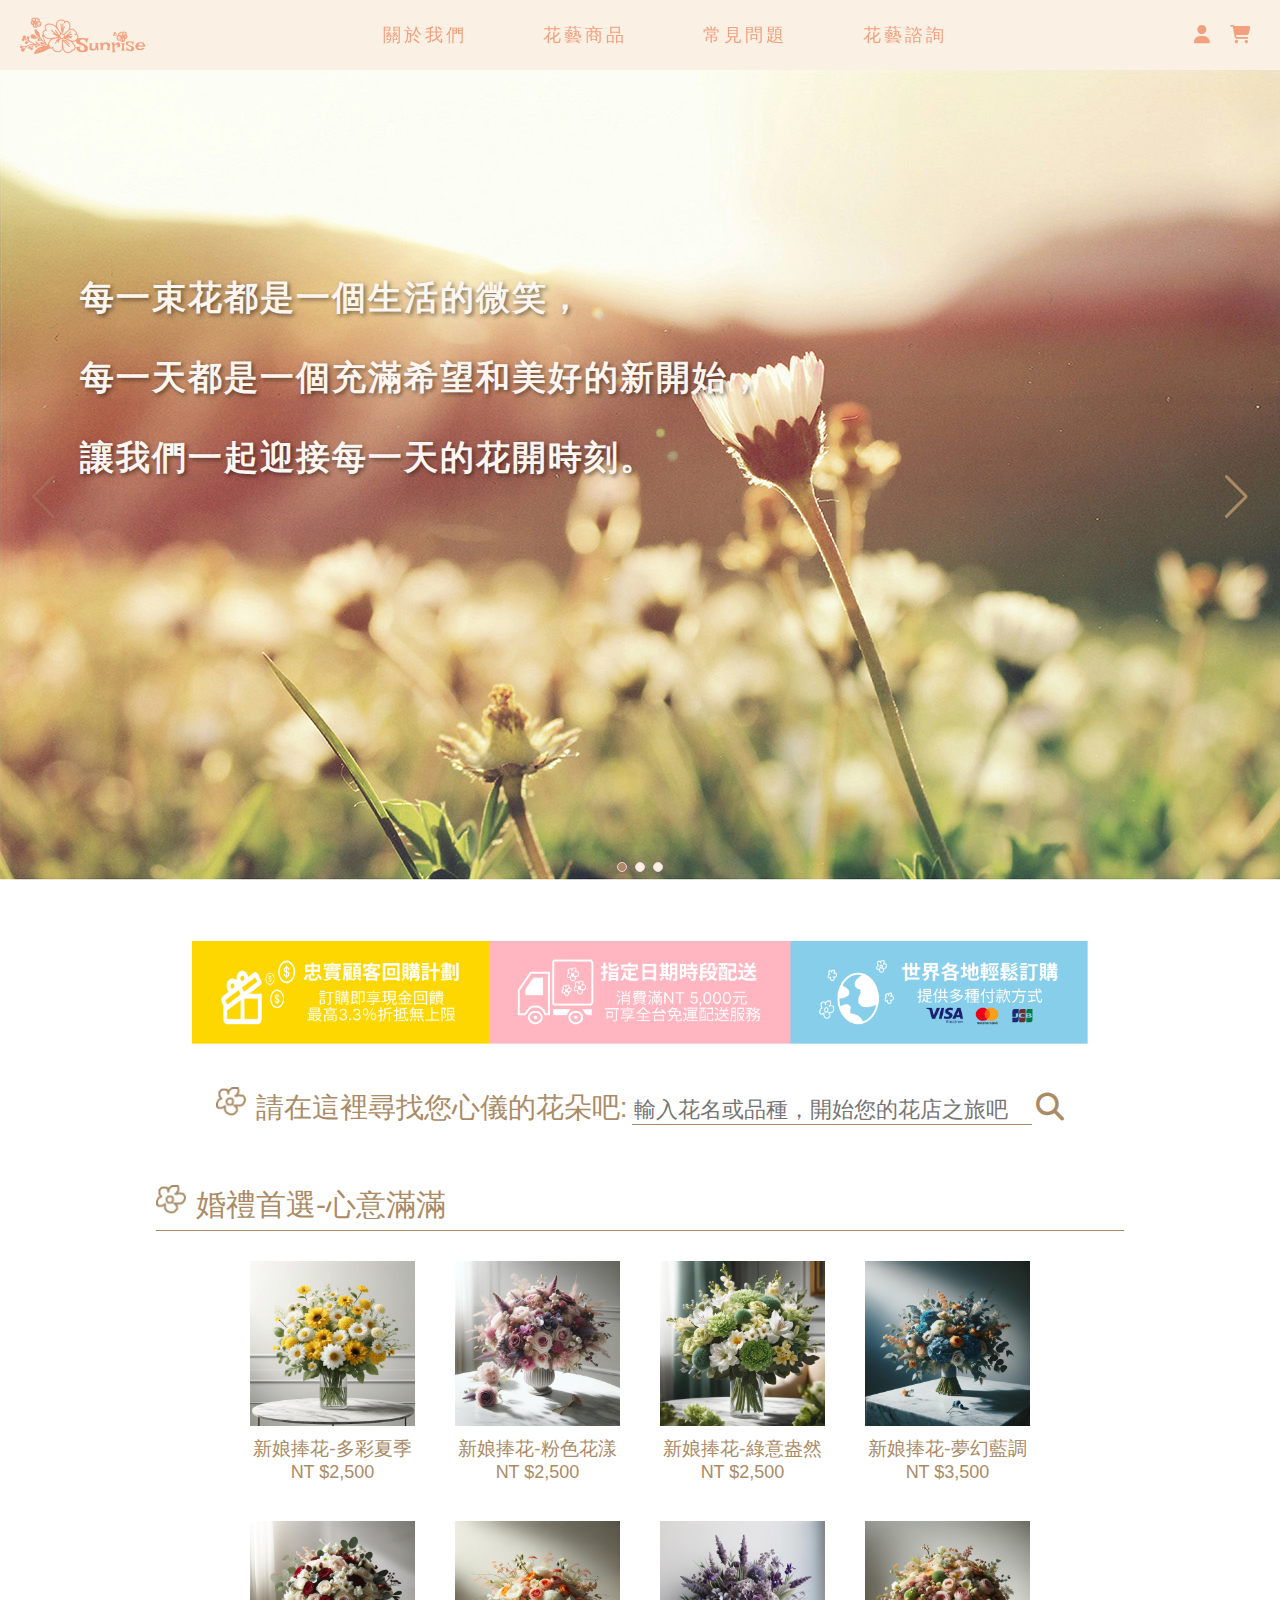
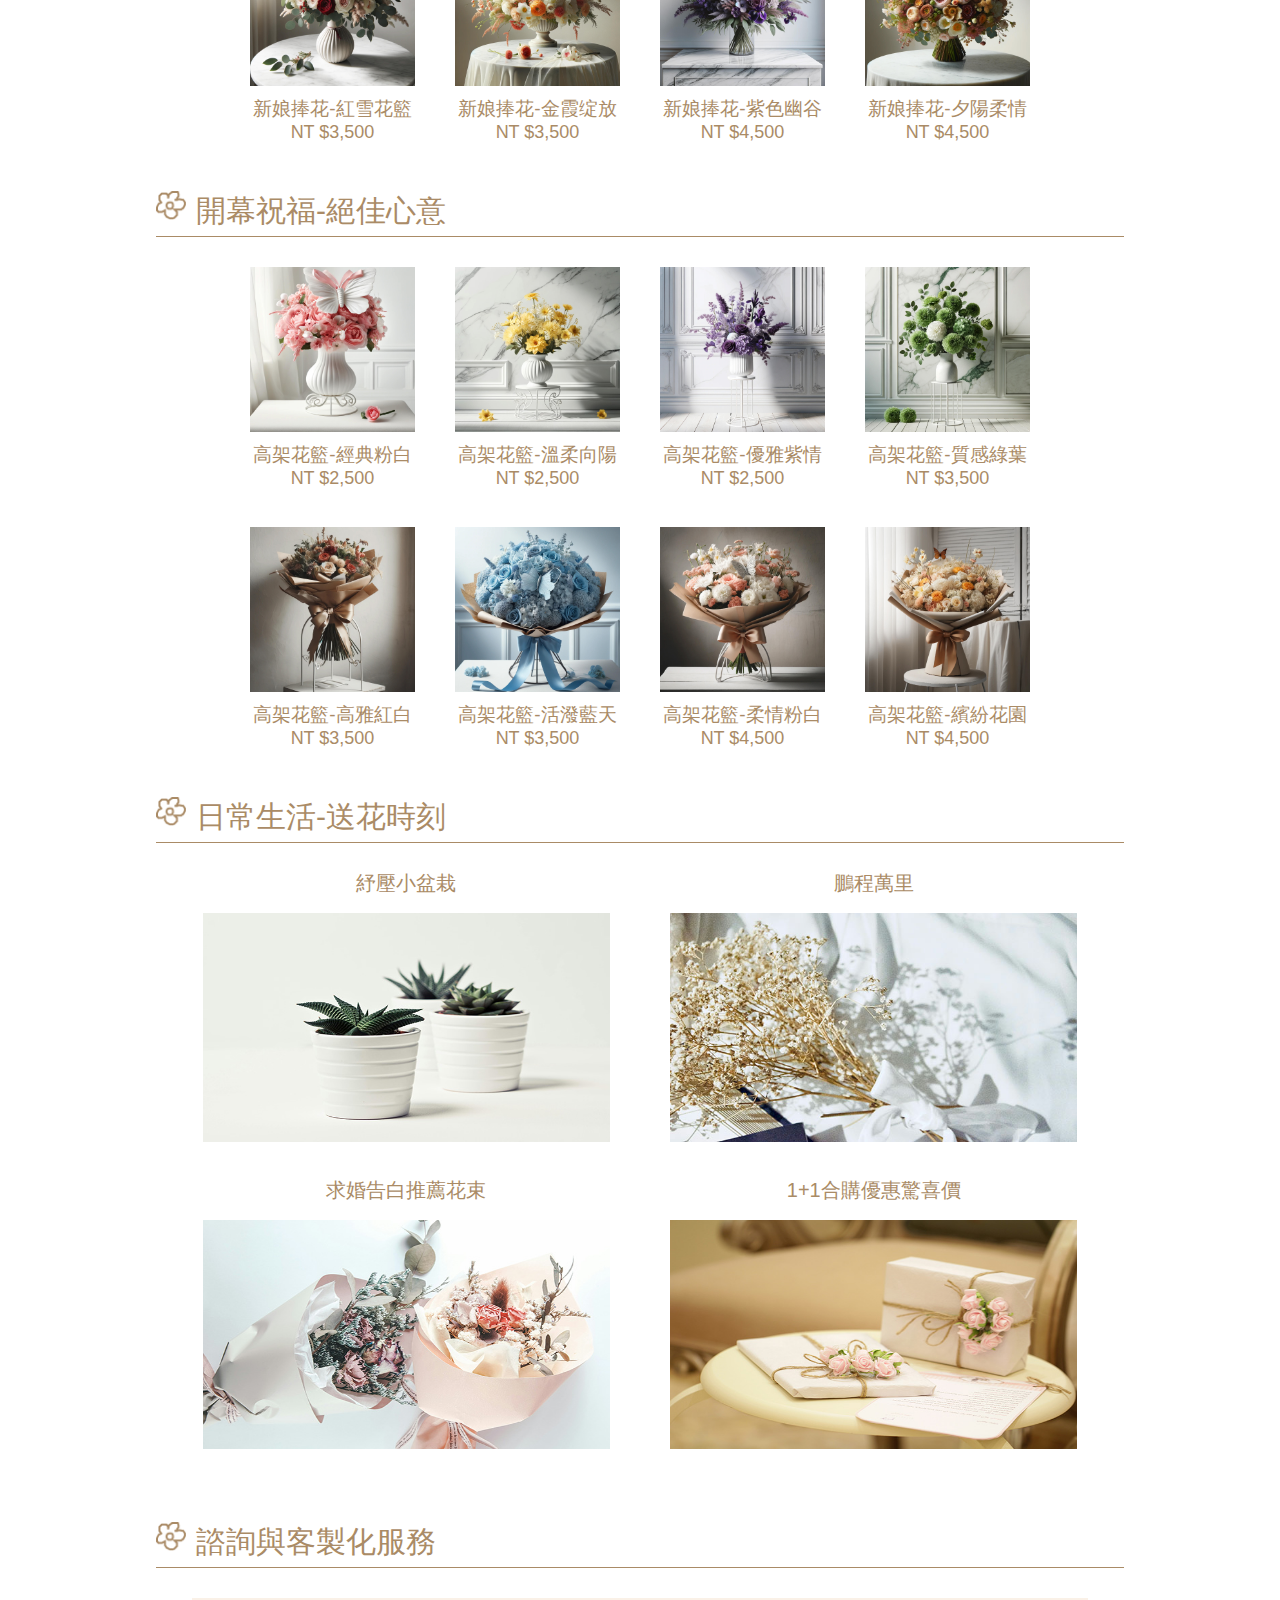
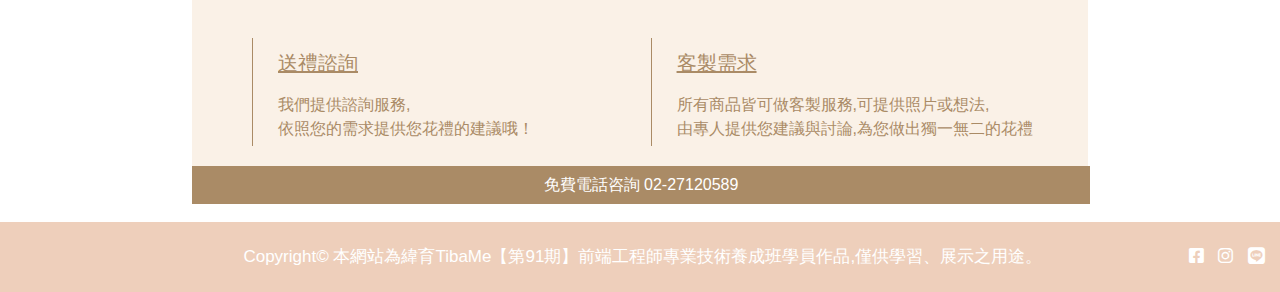
<file: index.html>
<!DOCTYPE html>
<html lang="zh-Hant">
<head>
    <meta charset="UTF-8">
    <meta name="viewport" content="width=device-width, initial-scale=1.0">
    <meta name="format-detection" content="telephone=no">
    <title>Sunrise</title>
    <!-- <link rel="icon" href="./img/Group 1.svg"> -->
    <link rel="icon" href="./public/iconimage/flowerlogo.png">
    <link rel="stylesheet" href="https://cdn.jsdelivr.net/npm/swiper@11/swiper-bundle.min.css" />
    <link rel="stylesheet" href="public/font-awesome/6.4.2/css/all.css">
    <link rel="stylesheet" href="public/font-awesome/6.4.2/css/v4-shims.css"> 
    <link rel="stylesheet" href="css/swiper.css">
    <link rel="stylesheet" href="css/index.css">
    <link rel="stylesheet" href="css/shared.css">
    <link href="./public/toastr/toastr.css" rel="stylesheet"/>
    <script src="./js/jquery-3.7.1.min.js"></script> 
    <script src="https://cdn.jsdelivr.net/npm/swiper@11/swiper-bundle.min.js"></script>
    <script src="./js/swiper.js"></script>
    <script src="./public/toastr/toastr.js"></script>
    <script src="./js/cartslidbar.js"></script>
    <script src="./js/shareSetting.js"></script>
    <script src="./js/jquery-ui.js"></script>
</head>
<body>
<!-------------------------------- topMenu Start ----------------------------------->
    <header>  
        <div class="topNav">
            <a href="./index.html">
                <h1>Sunrise</h1>
            </a>

            <nav class="textMenu">
                <ul class="navList">
                    <li class="navItem"><a href="./aboutus.html">關於我們</a></li>
                    <li class="navItem">
                        <a href="#">花藝商品</a>
                        <ul class="productTypes">
                            <li>盆花</li>
                            <li>花束</li>
                            <li>乾燥花</li>
                            <li>
                                <a href="catalog.html">婚禮系列</a>
                            </li>
                            <li >高架花籃</li>
                        </ul>
                    </li>
                    <li class="navItem"><a href="faq.html">常見問題</a></li>
                    <li class="navItem"><a href="contactus.html">花藝諮詢</a></li>
                </ul>
            </nav>

            <nav class="iconMenu">
                <ul>
                    <li class="loginIcon"><a href="./login.html"><i class="fa-solid fa-user"></i></a></li>
                    <li class="phoneMenu">
                        <i class="fa-solid fa-bars"></i>
                    </li>
                    <li><a class="cartIcon"><i class="fa-solid fa-cart-shopping"></i></a></li>
                    <li class="valnum"><span>0</span></li>   
                </ul>
            </nav>

            <!-- 遮罩 -->
            <div class="phoneOverlay"></div>
            <!-- 漢堡bar -->
            <div class="phoneblock">
                <div class="menuCloseBlock">
                    <a class="menuCloseBtn phoneMenu"><i class="fa-solid fa-arrow-left"></i></a>
                    <p>CLOSE</p>
                </div>
                <ul class="phoneList">
                    <li class="phoneItem"><a href="./aboutus.html">關於我們</a></li>
                    <li class="phoneItem"><a href="./catalog.html">花藝商品</a></li>
                    <li class="phoneItem"><a href="./faq.html">常見問題</a></li>
                    <li class="phoneItem"><a href="./contactus.html">花藝諮詢</a></li>
                    <li class="phoneItem login"><a href="./login.html">會員登入</a></li>
                </ul>
            </div>
        </div>

                <!-- 幻燈片... -->
                <section class="swiper mySwiper">
                    <ul class="swiper-wrapper">
                        <li class="swiper-slide">
                            <img src="./img/bannerN0-1440px.jpg" alt="花店宗旨">
                            <h1 class="storeTitle">每一束花都是一個生活的微笑，</h1>
                            <h1 class="storeTitle1">每一天都是一個充滿希望和美好的新開始，</h1>
                            <h1 class="storeTitle2">讓我們一起迎接每一天的花開時刻。</h1>
                        </li>
                        <li class="swiper-slide">
                            <img src="./img/bannerN1-1440px.jpg" alt="情人節活動">
                            <h1 class="ValentineTitle">情人節玫瑰，愛意盛放！</h1>
                            <h1 class="ValentineTitle1">點擊選購最浪漫的禮物。</h1>
                            <a href="tel:02-27120589" class="callout">點擊購買</a>
                        </li>
                        <li class="swiper-slide">
                            <img src="./img/bannerN2-1440px.jpg" alt="母親節優惠">
                            <h1 class="motherdayTitle">母親節特別優惠：</h1>
                            <h1 class="motherdayTitle1">精選康乃馨花束，溫暖您心。</h1>
                            <a href="tel:02-27120589" class="callout">點擊購買</a>
                        </li>
                    </ul>
            
                    <div class="swiper-pagination"></div>
                    <div class="swiper-button-prev"></div>
                    <div class="swiper-button-next"></div>
                </section>
    </header>
 <!-------------------------------- topMenu end ----------------------------------->
    <!-- 遮罩 -->
    <div class="webOverlay"></div>
    <!-- cartslidbar -->
    <section id="cartslidbarBlock">
        <div class="cartslidbarTitle">
                <a class="cartcloseBtn cartIcon"><i class="fa-solid fa-xmark"></i></a>
                <h4>購物車清單</h4>
        </div>

        <ul class="cartslidbarList">
            <!-- JS抓的資料範例 -->
            <!-- <li class="cartslidbarItem">
                <a href="#"><img src="./img/product_1.jpg" alt="新娘捧花-多彩夏季">
                    <div class="cartslidbarPrice">
                        <h3>新娘捧花-多彩夏季</h3>
                        <h4>數量: 1</h4>
                        <p>NT 2,500</p>
                    </div>
                    <i class="fa-regular fa-trash-can slidbarDel"></i>
                </a>
            </li> -->
        </ul>
        <div style="flex-grow: 1;"></div> 

        <a href="./shopcart.html" class="gotoPayment">前往結帳</a>
    </section>
<!-- ------------------購物車清單 end------------------ -->


<!-------------------------------- main ----------------------------------->
    <main class="wrapper">


    <!-- 活動頁 -->
        <div class="activityWeb">
            <img src="./img/activity.png" alt="活動資訊">
        </div>
        <ul class="activityPhone">
            <li class="activityCash">
                <img src="./public/iconimage/gift.png" alt="">
                <div class="activityInfo">
                    <h3>忠實顧客回購計劃</h3>
                    <h4>訂購即享現金回饋</h4>
                    <p>最高3.3％折抵無上限</p>
                </div>
            </li>
            <li class="activitySend">
                <img src="./public/iconimage/track.png" alt="">
                <div class="activityInfo">
                    <h3>指定日期時段配送</h3>
                    <h4>消費滿NT 5,000元</h4>
                    <p>可享全台免運配送服務</p>
                </div>
            </li>
            <li class="activityPay">
                <img src="./public/iconimage/earth.png" alt="">
                <div class="activityInfo">
                    <h3>世界各地輕鬆訂購</h3>
                    <h4>提供多種付款方式</h4>
                    <img src="./public/iconimage/payType.png" alt="付款方式" class="payType">
                </div>
            </li>
        </ul>
<!-------------------------------- search -----------------------------------> 
        <section class="searchSection">
            <form id="searchForm">
                <label for="cusSearch" class="searchLabel">請在這裡尋找您心儀的花朵吧:</label>
                <input type="search" id="cusSearch" name="cusSearch" placeholder="輸入花名或品種，開始您的花店之旅吧" required>
                
                <label for="submitBtn" class="searchBtn">
                    <i class="fa-solid fa-magnifying-glass"></i>
                </label>
                <input type="submit" id="submitBtn" style="display: none">
            </form>
        </section>

<!------------------------- wedding Product --------------------------->
        <section class="weddingProducts">
            <div class="productTitle">
                <h2>婚禮首選-心意滿滿</h2>
            </div>
            <ul class="weddingCards">
                <!-- 由ＪＳ自動填入 -->
            </ul>
        </section>

<!------------------------- openbless Product --------------------------->

        <section class="openingBlessingProducts">
            <div class="productTitle">
                <h2>開幕祝福-絕佳心意</h2>
            </div>
            <ul class="openingBlessingCards">
                <!-- 由ＪＳ自動填入 -->
            </ul>
        </section>

<!------------------------- dailylife Product --------------------------->
        
        <section class="dailyLifeProducts">
            <div class="productTitle">
                <h2>日常生活-送花時刻</h2>
            </div>
            <ul class="dailyLifeList">
                <li class="dailyItem">
                    <a href="#">
                        <h3>紓壓小盆栽</h3>
                        <img src="./img/dailyimg01.jpg" alt="紓壓小盆栽">
                    </a>
                </li>

                <li class="dailyItem">
                    <a href="#">
                        <h3>鵬程萬里</h3>
                        <img src="./img/dailyimg02.jpg" alt="鵬程萬里">
                    </a>
                </li>

                <li class="dailyItem">
                    <a href="#">
                        <h3>求婚告白推薦花束</h3>
                        <img src="./img/dailyimg03.jpg" alt="求婚告白推薦花束">
                    </a>
                </li>

                <li class="dailyItem">
                    <a href="#">
                        <h3>1+1合購優惠驚喜價</h3>
                        <img src="./img/dailyimg04.jpg" alt="1+1合購優惠驚喜價">
                    </a>
                </li>
            </ul> 
        </section>
<!------------------------- customer Service --------------------------->

        <!-- customersevice -->
        <section class="customService">
            <div class="productTitle">
                <h2>諮詢與客製化服務</h2>
            </div>
            <div class="informationSection">
                <ul class="informationList">
                    <li>
                        <h3>送禮諮詢</h3>
                        <p>我們提供諮詢服務,<br>依照您的需求提供您花禮的建議哦！</p>
                    </li>
                    <li>
                        <h3>客製需求</h3>
                        <p>所有商品皆可做客製服務,可提供照片或想法,<br>由專人提供您建議與討論,為您做出獨一無二的花禮</p>
                    </li>
                </ul>

                <a href="tel:02-27120589" class="callout">免費電話咨詢 02-27120589</a>
            </div>  
        </section>

        <!-- reurnTop -->
        <button onclick="scrollToTop()" id="btnScrollToTop" title="返回頂部">
            <i class="fa-solid fa-caret-up"></i>
        </button>
    </main>
<!---------------------------------- footer -------------------------------->

<footer>
    <div class="copyRight">
        <span class="footerInfo">Copyright© 本網站為緯育TibaMe【第91期】前端工程師專業技術養成班學員作品,僅供學習、展示之用途。</span>
        <span class="socialLink">
            <a href="#"><i class="fa-brands fa-square-facebook"></i></a>
            <a href="#"><i class="fa-brands fa-instagram"></i></a>
            <a href="#"><i class="fa-brands fa-line"></i></a>
        </span>
    </div>
</footer>

    <script>
        
        // 返回上鍵
        window.onscroll = function() {scrollFunction()};

        function scrollFunction() {
            if (document.body.scrollTop > 20 || document.documentElement.scrollTop > 20) {
                document.getElementById("btnScrollToTop").style.display = "block";
            } else {
                document.getElementById("btnScrollToTop").style.display = "none";
            }
        }

        function scrollToTop() {
            document.body.scrollTop = 0; // For Safari
            document.documentElement.scrollTop = 0; // 對於Chrome, Firefox, IE和Opera
        }

        displayCartItems();
    </script>

    <script src="data/product.js"></script>
    <script>
        // 填充首頁商品內容

        productsData.forEach(function(product) {
                // 根據產品的 type 屬性來判斷要插入到哪個 ul 中
                let ul = document.querySelector('.' + product.type);
                if (ul) {
                    // 創建 li 元素
                    let li = document.createElement('li');
                    li.classList.add('cardItem');

                    // 創建內容
                    let content = `
                        <div class="cartButtonText">
                            <a class="putCart" data-id="${product.id}" data-name="${product.name}" data-money="${product.money}" data-imgsrc="./img/${product.img}">
                                <h4>加入購物車</h4>
                            </a>
                        </div>
                        <a href="./product.html">
                            <img src="./img/${product.img}" alt="${product.name}">
                            <h3>${product.name}</h3>
                            <p>NT $${product.money.toLocaleString()}</p>
                        </a>
                        <div class="cartbtnPhone">
                            <button class="putCartBtn" data-id="${product.id}" data-name="${product.name}" data-money="${product.money}" data-imgsrc="./img/${product.img}">
                                <h4>加入購物車</h4>
                            </button>
                        </div>
                    `;

                    // 將內容設置到 li 元素中
                    li.innerHTML = content;

                    // 插入到 ul 元素中
                    ul.appendChild(li);
                }
            });
    </script>
</body>
</html>
</file>
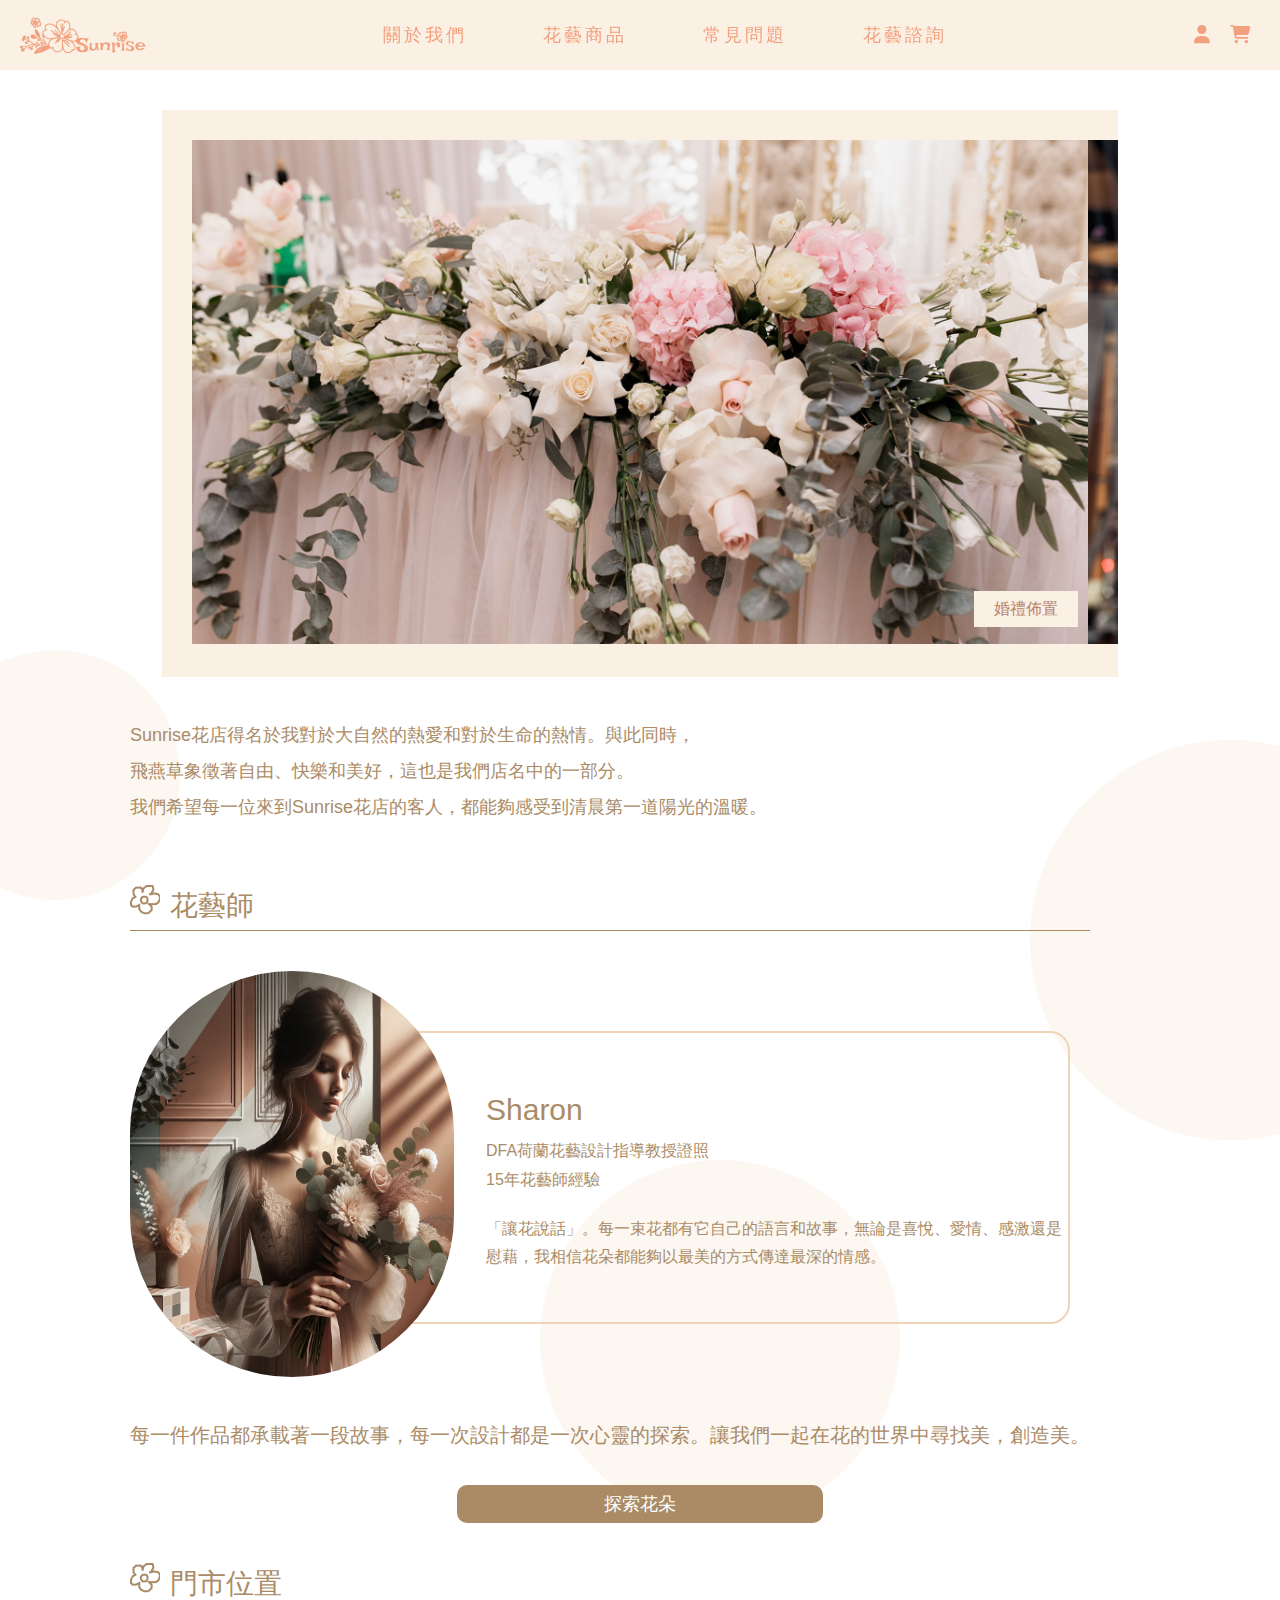
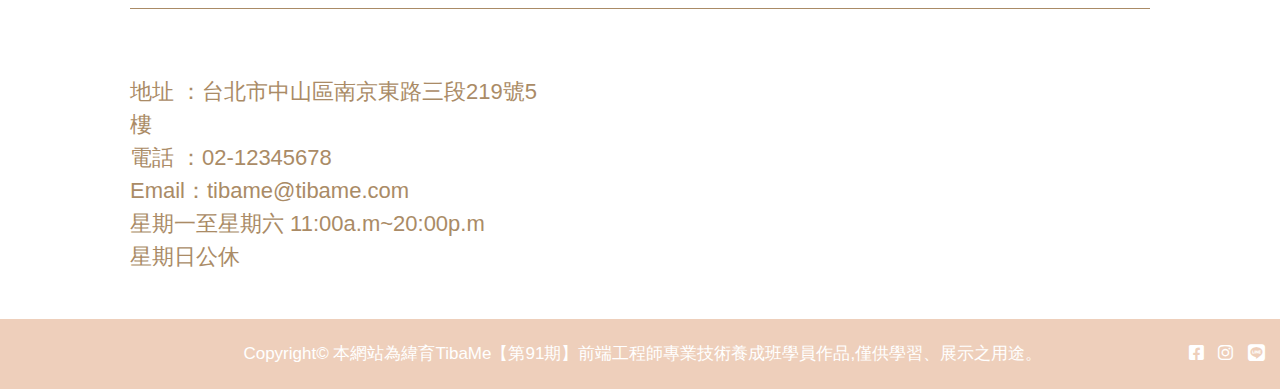
<file: aboutus.html>
<!DOCTYPE html>
<html lang="zh-Hant">
<head>
    <meta charset="UTF-8">
    <meta name="viewport" content="width=device-width, initial-scale=1.0">
    <title>Sunrise</title>
    <link rel="icon" href="./public/iconimage/flowerlogo.png">
    <link rel="stylesheet" href="https://cdn.jsdelivr.net/npm/swiper@11/swiper-bundle.min.css" />
    <link rel="stylesheet" href="public/font-awesome/6.4.2/css/all.css">
    <link rel="stylesheet" href="public/font-awesome/6.4.2/css/v4-shims.css">  
    <link rel="stylesheet" href="css/aboutus.css">
    <link rel="stylesheet" href="css/shared.css">
    <script src="./js/jquery-3.7.1.min.js"></script> 
    <script src="https://cdn.jsdelivr.net/npm/swiper@11/swiper-bundle.min.js"></script>
    <script src="./js/swiper.js"></script>
    <script src="./js/cartslidbar.js"></script>
    <script src="./js/jquery-ui.js"></script>
</head>
<body>
<!-------------------------------- topMenu Start ----------------------------------->
<header>  
    <div class="topNav">
        <a href="./index.html">
            <h1>Sunrise</h1>
        </a>

        <nav class="textMenu">
            <ul class="navList">
                <li class="navItem"><a href="./aboutus.html">關於我們</a></li>
                <li class="navItem">
                    <a href="#">花藝商品</a>
                    <ul class="productTypes">
                        <li>盆花</li>
                        <li>花束</li>
                        <li>乾燥花</li>
                        <li>
                            <a href="catalog.html">婚禮系列</a>
                        </li>
                        <li >高架花籃</li>
                    </ul>
                </li>
                <li class="navItem"><a href="faq.html">常見問題</a></li>
                <li class="navItem"><a href="contactus.html">花藝諮詢</a></li>
            </ul>
        </nav>

        <nav class="iconMenu">
            <ul>
                <li class="loginIcon"><a href="./login.html"><i class="fa-solid fa-user"></i></a></li>
                <li class="phoneMenu">
                    <i class="fa-solid fa-bars"></i>
                </li>
                <li><a class="cartIcon"><i class="fa-solid fa-cart-shopping"></i></a></li>
                <li class="valnum"><span>0</span></li>   
            </ul>
        </nav>

        <!-- 遮罩 -->
        <div class="phoneOverlay"></div>
        <!-- 漢堡bar -->
        <div class="phoneblock">
            <div class="menuCloseBlock">
                <a class="menuCloseBtn phoneMenu"><i class="fa-solid fa-arrow-left"></i></a>
                <p>CLOSE</p>
            </div>
            <ul class="phoneList">
                <li class="phoneItem"><a href="./aboutus.html">關於我們</a></li>
                <li class="phoneItem"><a href="./catalog.html">花藝商品</a></li>
                <li class="phoneItem"><a href="./faq.html">常見問題</a></li>
                <li class="phoneItem"><a href="./contactus.html">花藝諮詢</a></li>
                <li class="phoneItem login"><a href="./login.html">會員登入</a></li>
            </ul>
        </div>
    </div>
</header>
<!-------------------------------- topMenu end ----------------------------------->
<!-- 遮罩 -->
<div class="webOverlay"></div>
<!-- cartslidbar -->
<section id="cartslidbarBlock">
    <div class="cartslidbarTitle">
            <a class="cartcloseBtn cartIcon"><i class="fa-solid fa-xmark"></i></a>
            <h4>購物車清單</h4>
    </div>

    <ul class="cartslidbarList">
        <!-- JS抓的資料範例 -->
        <!-- <li class="cartslidbarItem">
            <a href="#"><img src="./img/product_1.jpg" alt="新娘捧花-多彩夏季">
                <div class="cartslidbarPrice">
                    <h3>新娘捧花-多彩夏季</h3>
                    <h4>數量: 1</h4>
                    <p>NT 2,500</p>
                </div>
                <i class="fa-regular fa-trash-can slidbarDel"></i>
            </a>
        </li> -->
    </ul>
    <div style="flex-grow: 1;"></div> 

    <a href="./shopcart.html" class="gotoPayment">前往結帳</a>
</section>
<!-- ------------------購物車清單 end------------------ -->
    
<!-------------------------------- main ----------------------------------->
    
     <main class="aboutUs">

        <div class="circleBackground">
            <div class="circleBg01"></div>
            <div class="circleBg02"></div>
            <div class="circleBg03"></div>
        </div>
        
<!-- swiper -->
        <section id="bannerSwiper" class="swiper">
            <ul class="swiper-wrapper">
                <li class="swiper-slide">
                    <img src="./img/aboutus1.jpg" alt="婚禮佈置" class="sliderImg">
                    <h4>婚禮佈置</h4>
                </li>
                <li class="swiper-slide">
                    <img src="./img/aboutus2.jpg" alt="商業佈置" class="sliderImg">
                    <h4>商業佈置</h4>
                </li>
            </ul>
        </section>

        <div class="shortInfo">    
            <h4>
                Sunrise花店得名於我對於大自然的熱愛和對於生命的熱情。與此同時，<br>
                飛燕草象徵著自由、快樂和美好，這也是我們店名中的一部分。
            </h4>
            <h4>我們希望每一位來到Sunrise花店的客人，都能夠感受到清晨第一道陽光的溫暖。</h4>
        </div>

        <section class="storeInfo">
            <div class="floristTitle">
                <h2>花藝師</h2>
            </div>

            <div class="florist">
                <div class="photo">
                <img src="./img/aboutusPoto.jpg" alt="photo">
                </div>

                <div class="floristExp">
                    <h1>Sharon</h1>
                    <p>DFA荷蘭花藝設計指導教授證照</p>
                    <p>15年花藝師經驗</p>
                    <p>「讓花說話」。每一束花都有它自己的語言和故事，無論是喜悅、愛情、感激還是慰藉，我相信花朵都能夠以最美的方式傳達最深的情感。</p>
                </div>
            </div>

            <div class="search">
                <h3>每一件作品都承載著一段故事，每一次設計都是一次心靈的探索。讓我們一起在花的世界中尋找美，創造美。</h3>
                
                <div class="exploreFlowersButton">
                    <a href="./catalog.html" title="探索花朵">探索花朵</a>
                </div>
            </div>
            
        </section>

        <section class="location">
            <div  class="storeTitle">
                <h2>門市位置</h2>
            </div>

            <div class="address">
                <p>
                    地址 ：台北市中山區南京東路三段219號5樓<br>
                    電話 ：02-12345678 <br>
                    Email：tibame@tibame.com <br>
                    星期一至星期六 11:00a.m~20:00p.m <br>
                    星期日公休 <br>
                </p>

                <iframe src="https://www.google.com/maps/embed?pb=!1m18!1m12!1m3!1d3614.4678298702884!2d121.54325290000001!3d25.052128!2m3!1f0!2f0!3f0!3m2!1i1024!2i768!4f13.1!3m3!1m2!1s0x3442abddfa4b02ab%3A0x7b0d48826d60cad0!2zMTA05Y-w5YyX5biC5Lit5bGx5Y2A5Y2X5Lqs5p2x6Lev5LiJ5q61MjE56JmfNeaokw!5e0!3m2!1szh-TW!2stw!4v1711792360412!5m2!1szh-TW!2stw" width="600" height="250" style="border:0;" allowfullscreen="" loading="lazy" referrerpolicy="no-referrer-when-downgrade"></iframe>
            </div>
        </section>

    </main>
<!---------------------------------- footer -------------------------------->

    <footer>
        <div class="copyRight">
            <span class="footerInfo">Copyright© 本網站為緯育TibaMe【第91期】前端工程師專業技術養成班學員作品,僅供學習、展示之用途。</span>
            <span class="socialLink">
                <a href="#"><i class="fa-brands fa-square-facebook"></i></a>
                <a href="#"><i class="fa-brands fa-instagram"></i></a>
                <a href="#"><i class="fa-brands fa-line"></i></a>
            </span>
        </div>
    </footer>
    <script>
        displayCartItems()
    </script>
</body>
</html>
</file>
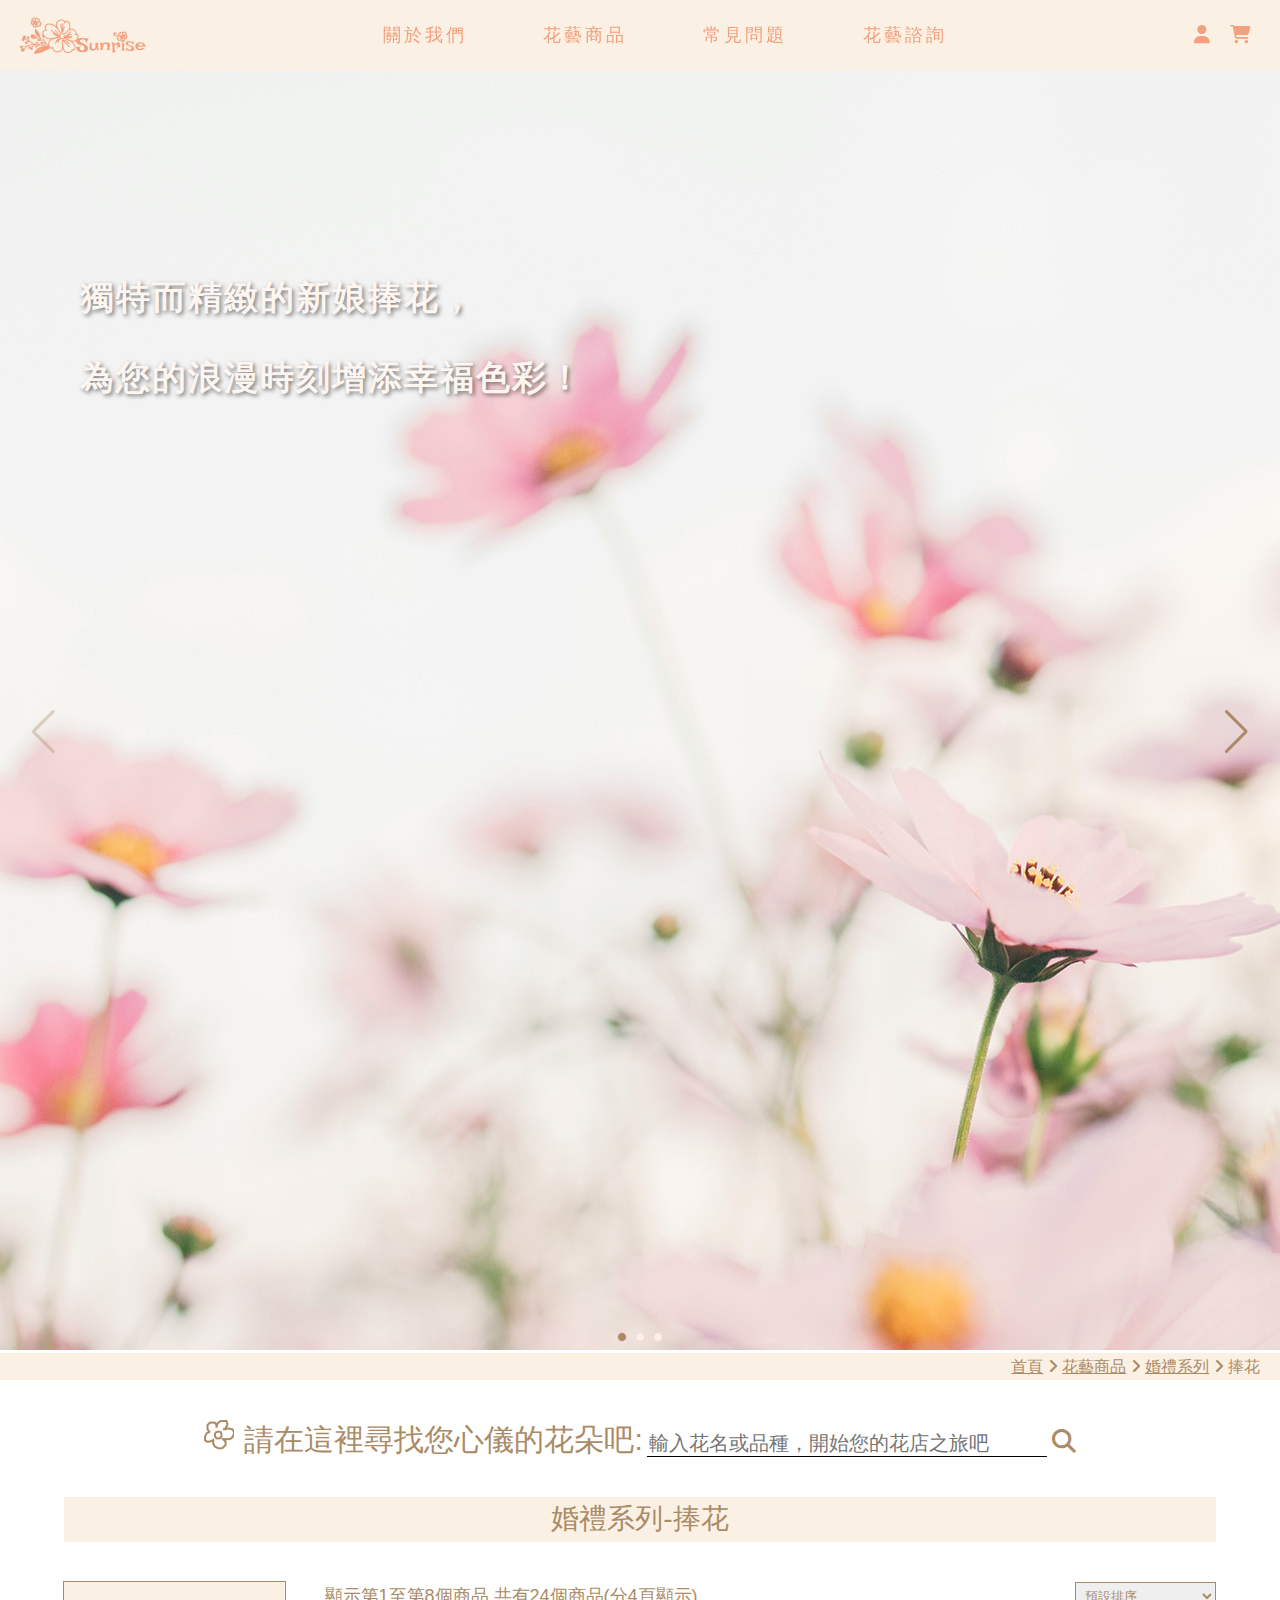
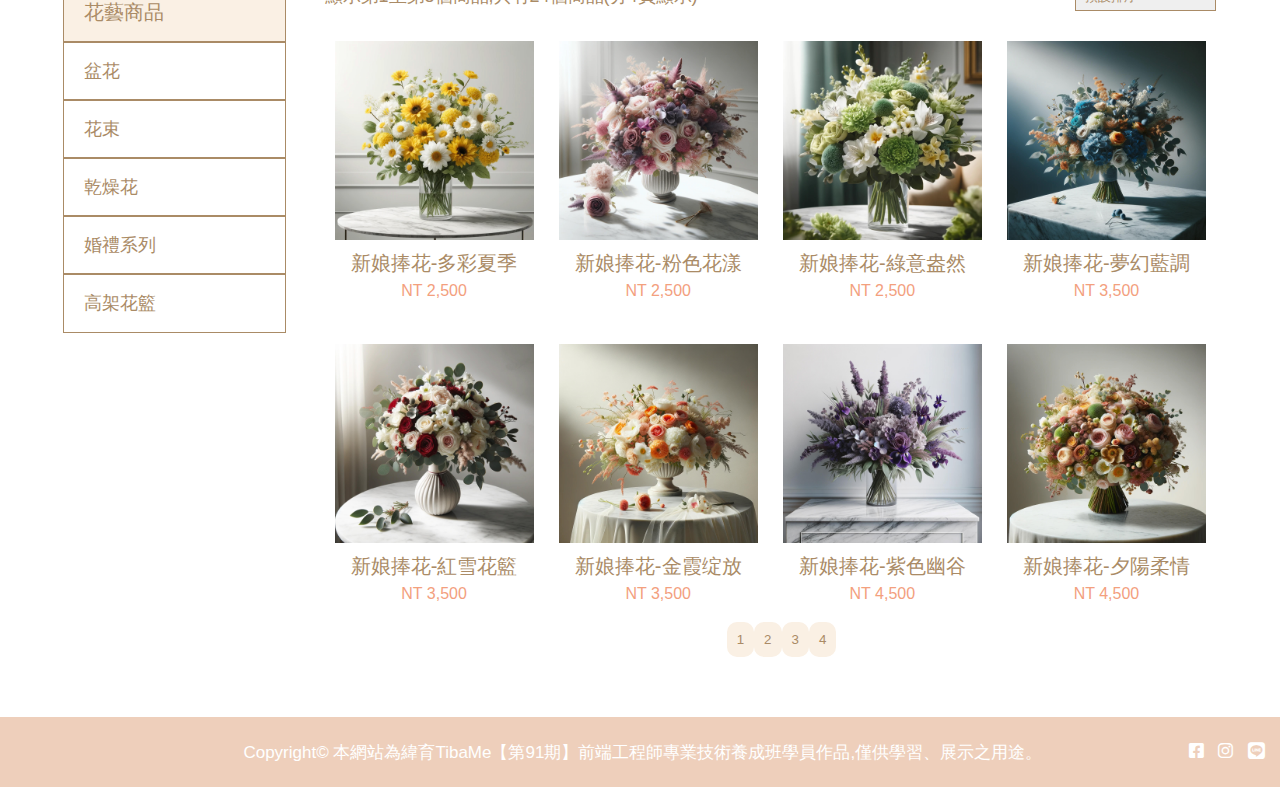
<file: catalog.html>
<!DOCTYPE html>
<html lang="zh-Hant">
<head>
    <meta charset="UTF-8">
    <meta name="viewport" content="width=device-width, initial-scale=1.0">
    <title>Sunrise</title>
    <link rel="stylesheet" href="https://cdn.jsdelivr.net/npm/swiper@11/swiper-bundle.min.css" />
    <link rel="stylesheet" href="public/font-awesome/6.4.2/css/all.css">
    <link rel="stylesheet" href="public/font-awesome/6.4.2/css/v4-shims.css">
    <link rel="stylesheet" href="css/swiper.css">  
    <link rel="stylesheet" href="css/catalog.css">
    <link rel="stylesheet" href="css/shared.css">
    <script src="./js/jquery-3.7.1.min.js"></script> 
    <script src="https://cdn.jsdelivr.net/npm/swiper@11/swiper-bundle.min.js"></script>
    <script src="./js/swiper.js"></script>
    <script src="./js/cartslidbar.js"></script>
    <script src="./js/jquery-ui.js"></script>
</head>
<body>
<!-------------------------------- topMenu Start ----------------------------------->
<header>  
    <div class="topNav">
        <a href="./index.html">
            <h1>Sunrise</h1>
        </a>

        <nav class="textMenu">
            <ul class="navList">
                <li class="navItem"><a href="./aboutus.html">關於我們</a></li>
                <li class="navItem">
                    <a href="#">花藝商品</a>
                    <ul class="productTypes">
                        <li>盆花</li>
                        <li>花束</li>
                        <li>乾燥花</li>
                        <li>
                            <a href="catalog.html">婚禮系列</a>
                        </li>
                        <li >高架花籃</li>
                    </ul>
                </li>
                <li class="navItem"><a href="faq.html">常見問題</a></li>
                <li class="navItem"><a href="contactus.html">花藝諮詢</a></li>
            </ul>
        </nav>

    <!-- ------------ 網頁: 點選cartIcon -> 購物車清單 ------------ -->
        <nav class="iconMenu">
            <ul>
                <li class="loginIcon"><a href="./login.html"><i class="fa-solid fa-user"></i></a></li>
                <li class="phoneMenu">
                    <i class="fa-solid fa-bars"></i>
                </li>
                <li><a class="cartIcon"><i class="fa-solid fa-cart-shopping"></i></a></li>
                <li class="valnum"><span>0</span></li>   
            </ul>
        </nav>

        <!-- 購物車清單 start -->

        <!-- 遮罩 -->
        <div class="webOverlay"></div>
        <!-- cartslidbar -->
        <section id="cartslidbarBlock">
            <div class="cartslidbarTitle">
                    <a class="cartcloseBtn cartIcon"><i class="fa-solid fa-xmark"></i></a>
                    <h4>購物車清單</h4>
            </div>

            <ul class="cartslidbarList">
                <!-- JS抓的資料範例 -->
                <!-- <li class="cartslidbarItem">
                    <a href="#"><img src="./img/product_1.jpg" alt="新娘捧花-多彩夏季">
                        <div class="cartslidbarPrice">
                            <h3>新娘捧花-多彩夏季</h3>
                            <h4>數量: 1</h4>
                            <p>NT 2,500</p>
                        </div>
                        <i class="fa-regular fa-trash-can slidbarDel"></i>
                    </a>
                </li> -->
            </ul>
            <div style="flex-grow: 1;"></div> 

            <a href="./shopcart.html" class="gotoPayment">前往結帳</a>
        </section>
        <!-- 購物車清單 end -->

        <!-- ------------ 手機: 點選iconMenu-> phoneMenu ------------ -->

        <!-- 遮罩 -->
        <div class="phoneOverlay"></div>
        
        <div class="phoneblock">
            <div class="menuCloseBlock">
                <a class="menuCloseBtn phoneMenu"><i class="fa-solid fa-arrow-left"></i></a>
                <p>CLOSE</p>
            </div>
            <ul class="phoneList">
                <li class="phoneItem"><a href="./aboutus.html">關於我們</a></li>
                <li class="phoneItem"><a href="./catalog.html">花藝商品</a></li>
                <li class="phoneItem"><a href="./faq.html">常見問題</a></li>
                <li class="phoneItem"><a href="./contactus.html">花藝諮詢</a></li>
                <li class="phoneItem login"><a href="./login.html">會員登入</a></li>
            </ul>
        </div>
    </div>
    <!-- 幻燈片... -->
    <section class="swiper mySwiper">
        <ul class="swiper-wrapper">
            <li class="swiper-slide">
                <img src="./img/catalog-banner.jpg" alt="新娘捧花">
                <h1 class="storeTitle">獨特而精緻的新娘捧花，</h1>
                <h1 class="storeTitle1">為您的浪漫時刻增添幸福色彩！</h1>
            </li>
            <li class="swiper-slide">
                <img src="./img/bannerN1-1440px.jpg" alt="情人節活動">
                <h1 class="ValentineTitle">情人節玫瑰，愛意盛放！</h1>
                <h1 class="ValentineTitle1">點擊選購最浪漫的禮物。</h1>
                <a href="tel:02-27120589" class="callout">點擊購買</a>
            </li>
            <li class="swiper-slide">
                <img src="./img/bannerN2-1440px.jpg" alt="母親節優惠">
                <h1 class="motherdayTitle">母親節特別優惠：</h1>
                <h1 class="motherdayTitle1">精選康乃馨花束，溫暖您心。</h1>
                <a href="tel:02-27120589" class="callout">點擊購買</a>
            </li>
        </ul>

        <div class="swiper-pagination"></div>
    
        <div class="swiper-button-prev"></div>
        <div class="swiper-button-next"></div>
    </section>

    <!-- 只有幾個分頁有的：breadcrumbNav -->
    <nav class="breadcrumbNav">
        <a href="index.html" class="breadcrumbLink">首頁</a>
        <i class="fa-solid fa-angle-right"></i>
        <a href="#" class="breadcrumbLink">花藝商品</a>
        <i class="fa-solid fa-angle-right"></i>
        <a href="#" class="breadcrumbLink">婚禮系列</a>
        <i class="fa-solid fa-angle-right"></i>
        <span class="currentBreadcrumb">捧花</span>
    </nav>

</header>
<!-------------------------------- topMenu end ----------------------------------->
       
 <!--- main --->
    
    <main class="wrapper">
        <!-- searchSection -->
        <section class="searchSection">
            <form action="#">
                <label for="cusSearch" class="searchLabel">請在這裡尋找您心儀的花朵吧:</label>
                <input type="search" id="cusSearch" name="cusSearch" placeholder="輸入花名或品種，開始您的花店之旅吧">
                
                <label for="submitBtn" class="searchBtn">
                    <i class="fa-solid fa-magnifying-glass"></i>
                </label>
                <input type="submit" id="submitBtn" style="display: none">
            </form>
        </section>
             
            
<!----------------------- costumer page ------------------------->
        <div class="productTitle">
            <h2>婚禮系列-捧花</h2>
        </div>

        <div class="productPage">
            <aside class="mainSidebar">
                <ul class="sidebarMenu">
                    <li class="menuTitle">花藝商品</li>
                    <li class="menuItem">盆花</li>
                    <li class="menuItem">花束</li>
                    <li class="menuItem">乾燥花</li>
                    <li id="weddingCategory">婚禮系列
                        <ul class="subMenu">
                            <li class="subItem"><a href="./catalog.html">捧花</a></li>
                            <li class="subItem">腕花</li>
                            <li class="subItem">頭冠花</li>
                        </ul>
                    </li>
                    <li class="menuItem">高架花籃</li>
                </ul>
            </aside>

            <div class="customerPage">
                <span class="rightSelect">
                    <h4>顯示第1至第8個商品,共有24個商品(分4頁顯示)</h4>
                
                    <form class="ordering" method="get"> 
                        <select name="orderBy" class="orderBy" aria-label="商品排序">
                            <option value="menuOrder" selected="selected">預設排序</option>
                            <option value="popularity">依熱銷度</option>
                            <option value="date">依最新項目排序</option>
                            <option value="price">依價格排序-低至高</option>
                            <option value="priceDesc">依價格排序-高至低</option>
                        </select>
                        <input type="hidden" name="paged" value="1">
                    </form>
                </span>
            
            <!-- 商品頁 -->
                <section class="weddingrProduct">
                    <ul class="wedCard">
                        <li class="cardItem">
                            <!-- 滑下來是按鈕 -->
                            <div class="ItemIcon">
                                <ul class="ItemList">
                                    <li class="searchbg">
                                        <button class="ion--search"></button>
                                    </li>
                                    <li class="cartbg">
                                        <button class="ion--cart"></button>
                                    </li>
                                </ul>
                             </div>
                            <a href="./product.html">
                                <img src="./img/product_1_1.jpg" alt="新娘捧花-多彩夏季" >
                                <h3>新娘捧花-多彩夏季</h3>
                                <p>NT 2,500</p>    
                            </a>
                        </li>
    
                        <li class="cardItem">
                            <!-- 滑下來是按鈕 -->
                            <div class="ItemIcon">
                                <ul class="ItemList">
                                    <li class="searchbg">
                                        <button class="ion--search"></button>
                                    </li>
                                    <li class="cartbg">
                                        <button class="ion--cart"></button>
                                    </li>
                                </ul>
                             </div>
                            <a href="#">
                                <img src="./img/product_2.jpg" alt="新娘捧花-粉色花漾">
                                <h3>新娘捧花-粉色花漾</h3>
                                <p>NT 2,500</p>
                            </a>
                        </li>
    
                        <li class="cardItem">
                            <!-- 滑下來是按鈕 -->
                            <div class="ItemIcon">
                                <ul class="ItemList">
                                    <li class="searchbg">
                                        <button class="ion--search"></button>
                                    </li>
                                    <li class="cartbg">
                                        <button class="ion--cart"></button>
                                    </li>
                                </ul>
                             </div>
                            <a href="#">
                                <img src="./img/product_3.jpg" alt="新娘捧花-綠意盎然">
                                <h3>新娘捧花-綠意盎然</h3>
                                <p>NT 2,500</p>
                            </a>
                        </li>
    
                        <li class="cardItem">
                            <!-- 滑下來是按鈕 -->
                            <div class="ItemIcon">
                                <ul class="ItemList">
                                    <li class="searchbg">
                                        <button class="ion--search"></button>
                                    </li>
                                    <li class="cartbg">
                                        <button class="ion--cart"></button>
                                    </li>
                                </ul>
                             </div>
                            <a href="#">
                                <img src="./img/product_4.jpg" alt="新娘捧花-夢幻藍調">
                                <h3>新娘捧花-夢幻藍調</h3>
                                <p>NT 3,500</p>
                            </a>
                        </li>
    
                        <li class="cardItem">
                            <!-- 滑下來是按鈕 -->
                            <div class="ItemIcon">
                                <ul class="ItemList">
                                    <li class="searchbg">
                                        <button class="ion--search"></button>
                                    </li>
                                    <li class="cartbg">
                                        <button class="ion--cart"></button>
                                    </li>
                                </ul>
                             </div>
                            <a href="#">
                                <img src="./img/product_5.jpg" alt="新娘捧花-紅雪花籃">
                                <h3>新娘捧花-紅雪花籃</h3>
                                <p>NT 3,500</p>
                            </a>
                        </li>
    
                        <li class="cardItem">
                            <!-- 滑下來是按鈕 -->
                            <div class="ItemIcon">
                                <ul class="ItemList">
                                    <li class="searchbg">
                                        <button class="ion--search"></button>
                                    </li>
                                    <li class="cartbg">
                                        <button class="ion--cart"></button>
                                    </li>
                                </ul>
                             </div>
                            <a href="#">
                                <img src="./img/product_6.jpg" alt="新娘捧花-金霞绽放">
                                <h3>新娘捧花-金霞绽放</h3>
                                <p>NT 3,500</p>
                            </a>
                        </li>
    
                        <li class="cardItem">
                            <!-- 滑下來是按鈕 -->
                            <div class="ItemIcon">
                                <ul class="ItemList">
                                    <li class="searchbg">
                                        <button class="ion--search"></button>
                                    </li>
                                    <li class="cartbg">
                                        <button class="ion--cart"></button>
                                    </li>
                                </ul>
                             </div>
                            <a href="#">
                                <img src="./img/product_7.jpg" alt="新娘捧花-紫色幽谷">
                                <h3>新娘捧花-紫色幽谷</h3>
                                <p>NT 4,500</p>
                            </a>
                        </li>
    
                        <li class="cardItem">
                            <!-- 滑下來是按鈕 -->
                            <div class="ItemIcon">
                                <ul class="ItemList">
                                    <li class="searchbg">
                                        <button class="ion--search"></button>
                                    </li>
                                    <li class="cartbg">
                                        <button class="ion--cart"></button>
                                    </li>
                                </ul>
                             </div>
                            <a href="#">
                                <img src="./img/product_8.jpg" alt="新娘捧花-夕陽柔情">
                                <h3>新娘捧花-夕陽柔情</h3>
                                <p>NT 4,500</p>
                            </a>
                        </li>
                    </ul>
                    <div class="pagination">
                        <button class="pageBtn">1</button>
                        <button class="pageBtn">2</button>
                        <button class="pageBtn">3</button>
                        <button class="pageBtn">4</button>
                    </div>
                </section>
            </div>
        </div>
    </main>


<!---------------------------------- footer -------------------------------->

<footer>
    <div class="copyRight">
        <span class="footerInfo">Copyright© 本網站為緯育TibaMe【第91期】前端工程師專業技術養成班學員作品,僅供學習、展示之用途。</span>
        <span class="socialLink">
            <a href="#"><i class="fa-brands fa-square-facebook"></i></a>
            <a href="#"><i class="fa-brands fa-instagram"></i></a>
            <a href="#"><i class="fa-brands fa-line"></i></a>
        </span>
    </div>
</footer>

    <script>
        document.addEventListener("DOMContentLoaded", function() {
            let weddingCategory = document.getElementById("weddingCategory");
            let subMenu = weddingCategory.querySelector(".subMenu");
        
            weddingCategory.addEventListener("click", function(event) {
                event.preventDefault();
                subMenu.style.display = (subMenu.style.display === 'none' || subMenu.style.display === '') ? 'block' : 'none';
            });
        
            let subItems = document.querySelectorAll(".subItem");
            subItems.forEach(function(item) {
                item.addEventListener("click", function(event) {
                    if (item.textContent.trim() === "捧花") {
                        event.stopPropagation();
                        return;
                    }
                    event.preventDefault();
                });
            });
        });
    </script>
</body>
</html>
</file>
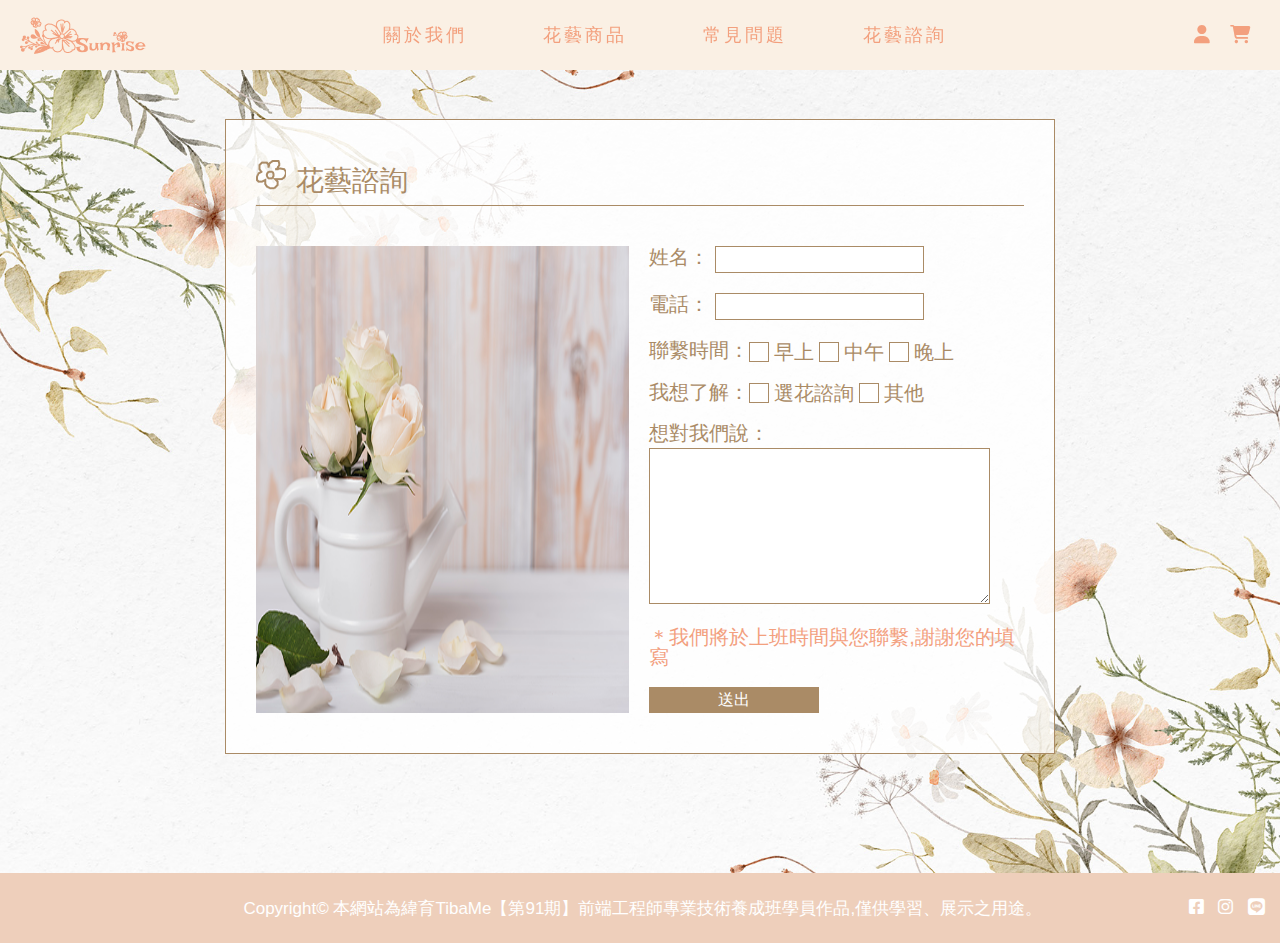
<file: contactus.html>
<!DOCTYPE html>
<html lang="zh-Hant">
    <head>
        <meta charset="UTF-8">
        <meta name="viewport" content="width=device-width, initial-scale=1.0">
        <title>Sunrise</title>
        <link rel="icon" href="./public/iconimage/flowerlogo.png">
        <link rel="stylesheet" href="public/font-awesome/6.4.2/css/all.css">
        <link rel="stylesheet" href="public/font-awesome/6.4.2/css/v4-shims.css">  
        <link rel="stylesheet" href="css/contactus.css">
        <link rel="stylesheet" href="css/shared.css">
        <script src="./js/jquery-3.7.1.min.js"></script> 
        <script src="./js/cartslidbar.js"></script>
        <script src="./js/jquery-ui.js"></script>
    </head>
    <body>
<!-------------------------------- topMenu Start ----------------------------------->
        <header>  
            <div class="topNav">
                <a href="./index.html">
                    <h1>Sunrise</h1>
                </a>

                <nav class="textMenu">
                    <ul class="navList">
                        <li class="navItem"><a href="./aboutus.html">關於我們</a></li>
                        <li class="navItem">
                            <a href="#">花藝商品</a>
                            <ul class="productTypes">
                                <li>盆花</li>
                                <li>花束</li>
                                <li>乾燥花</li>
                                <li>
                                    <a href="catalog.html">婚禮系列</a>
                                </li>
                                <li >高架花籃</li>
                            </ul>
                        </li>
                        <li class="navItem"><a href="faq.html">常見問題</a></li>
                        <li class="navItem"><a href="contactus.html">花藝諮詢</a></li>
                    </ul>
                </nav>

                <nav class="iconMenu">
                    <ul>
                        <li class="loginIcon"><a href="./login.html"><i class="fa-solid fa-user"></i></a></li>
                        <li class="phoneMenu">
                            <i class="fa-solid fa-bars"></i>
                        </li>
                        <li><a class="cartIcon"><i class="fa-solid fa-cart-shopping"></i></a></li>
                        <li class="valnum"><span>0</span></li>   
                    </ul>
                </nav>

                <!-- 遮罩 -->
                <div class="phoneOverlay"></div>
                <!-- 漢堡bar -->
                <div class="phoneblock">
                    <div class="menuCloseBlock">
                        <a class="menuCloseBtn phoneMenu"><i class="fa-solid fa-arrow-left"></i></a>
                        <p>CLOSE</p>
                    </div>
                    <ul class="phoneList">
                        <li class="phoneItem"><a href="./aboutus.html">關於我們</a></li>
                        <li class="phoneItem"><a href="./catalog.html">花藝商品</a></li>
                        <li class="phoneItem"><a href="./faq.html">常見問題</a></li>
                        <li class="phoneItem"><a href="./contactus.html">花藝諮詢</a></li>
                        <li class="phoneItem login"><a href="./login.html">會員登入</a></li>
                    </ul>
                </div>
            </div>
        </header>
<!-------------------------------- topMenu end ----------------------------------->
        <!-- 遮罩 -->
        <div class="webOverlay"></div>
        <!-- cartslidbar -->
        <section id="cartslidbarBlock">
            <div class="cartslidbarTitle">
                    <a class="cartcloseBtn cartIcon"><i class="fa-solid fa-xmark"></i></a>
                    <h4>購物車清單</h4>
            </div>

            <ul class="cartslidbarList">
            </ul>
            <div style="flex-grow: 1;"></div> 

            <a href="./shopcart.html" class="gotoPayment">前往結帳</a>
        </section>
        <!-- ------------------購物車清單 end------------------ -->
<!-------------------------------- main ----------------------------------->
        <main class="contactWrapper">
            <div class="background">
                <div class="questionTitle">
                    <h2>花藝諮詢</h2>
                </div>
                <section class="contactBlock">
                    
                    <div class="contactImg">
                        <img src="./img/contactusimg.png" alt="聯絡我們">
                    </div>
                    <div class="writeBlock">
                        <ul class="writeList">
                            <li class="writeItem">
                                <label for="">姓名：</label>
                                <input type="text">
                            </li>
                            <li class="writeItem">
                                <label for="">電話：</label>
                                <input type="text">
                            </li>
                            <li class="writeItem">
                                <p>聯繫時間：</p>
                                <div class="chooseBtn">
                                    <input type="radio" id="morningCheckbox" name="contactTime" value="morning">
                                    <label for="morningCheckbox">早上</label>
                                </div>
                                <div class="chooseBtn">
                                    <input type="radio" id="noonCheckbox" name="contactTime" value="noon">
                                    <label for="noonCheckbox">中午</label>
                                </div>
                                <div class="chooseBtn">
                                    <input type="radio" id="eveningCheckbox" name="contactTime" value="evening">
                                    <label for="eveningCheckbox">晚上</label>
                                </div>
                            </li>
                            <li class="writeItem">
                                <p>我想了解：</p>
                                <div class="chooseBtn">
                                    <input type="radio" id="chooseFlower" name="interest" value="chooseFlower">
                                    <label for="chooseFlower">選花諮詢</label>
                                </div>
                                <div class="chooseBtn">
                                    <input type="radio" id="otherquestion" name="interest" value="otherquestion">
                                    <label for="otherquestion">其他</label>
                                </div>
                            </li>
                            <li class="writeItem">
                                <p>想對我們說：</p>
                                <textarea name="" id="" cols="40" rows="10"></textarea>
                            </li>
                            <li class="writeItem">
                                ＊我們將於上班時間與您聯繫,謝謝您的填寫
                            </li>
                        </ul>

                        <div class="submitBtn">
                            <a href="#">送出</a>
                        </div>
                    </div>
                </section>
            </div>
        </main>


<!---------------------------------- footer -------------------------------->

        <footer>
            <div class="copyRight">
                <span class="footerInfo">Copyright© 本網站為緯育TibaMe【第91期】前端工程師專業技術養成班學員作品,僅供學習、展示之用途。</span>
                <span class="socialLink">
                    <a href="#"><i class="fa-brands fa-square-facebook"></i></a>
                    <a href="#"><i class="fa-brands fa-instagram"></i></a>
                    <a href="#"><i class="fa-brands fa-line"></i></a>
                </span>
            </div>
        </footer>

        <script>
            displayCartItems()
        </script>
    </body>
</html>
</file>
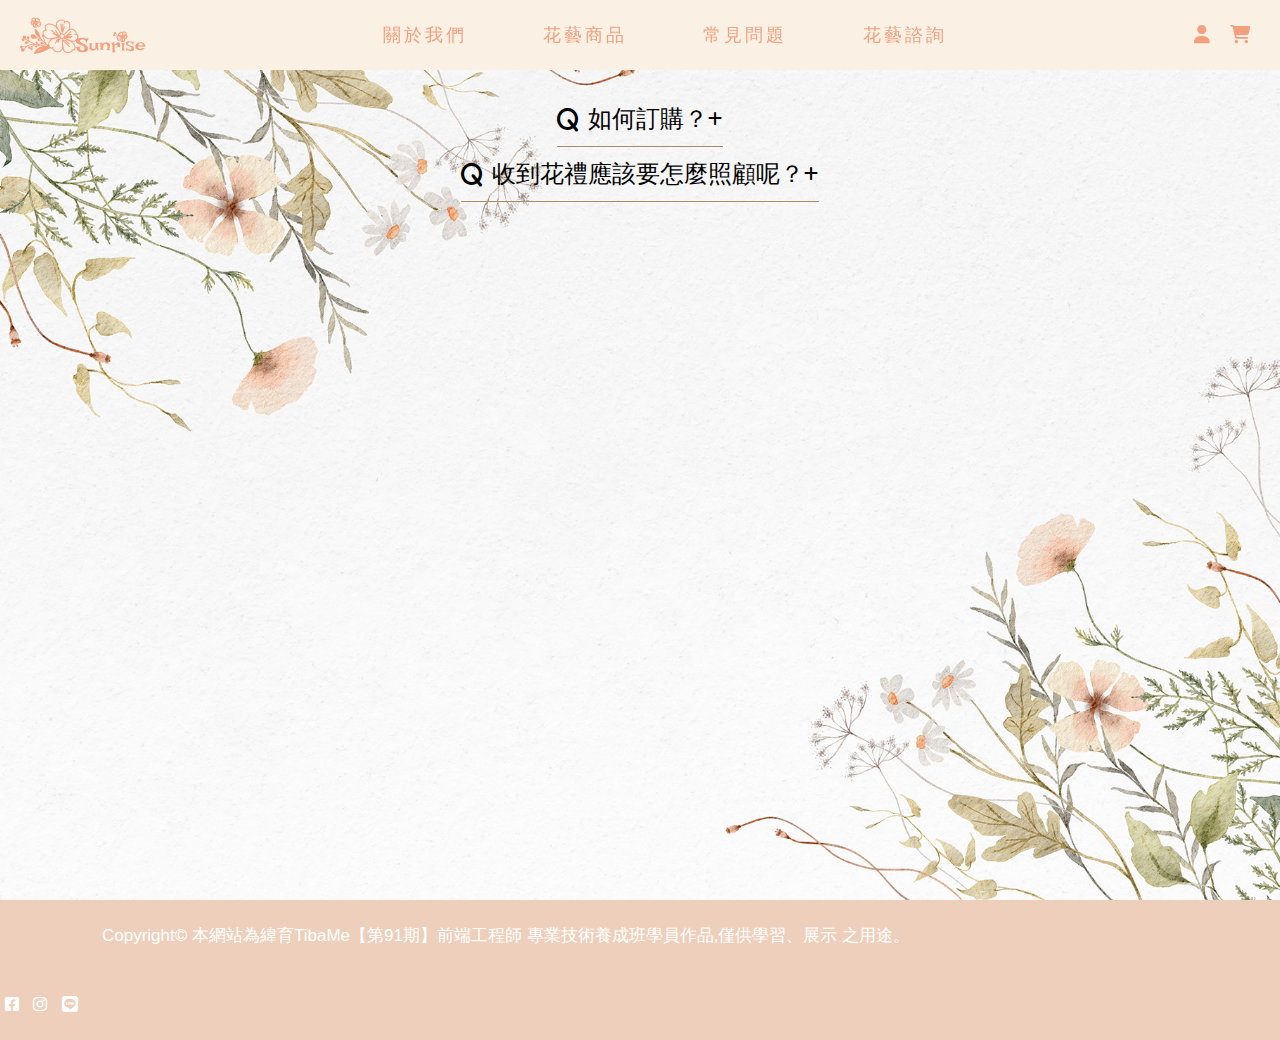
<file: faq.html>
<!DOCTYPE html>
<html lang="zh-Hant">
    <head>
        <meta charset="UTF-8">
        <meta name="viewport" content="width=device-width, initial-scale=1.0">
        <title>Sunrise</title>
        <link rel="stylesheet" href="public/font-awesome/6.4.2/css/all.css">
        <link rel="stylesheet" href="public/font-awesome/6.4.2/css/v4-shims.css">  
        <link rel="stylesheet" href="css/faq.css">
        <link rel="stylesheet" href="css/shared.css">
        <script src="./js/jquery-3.7.1.min.js"></script> 
        <script src="./js/cartslidbar.js"></script>
        <script src="./js/jquery-ui.js"></script>
    </head>
    <body>

<!-------------------------------- topMenu Start ----------------------------------->
<header>  
    <div class="topNav">
        <a href="./index.html">
            <h1>Sunrise</h1>
        </a>

        <nav class="textMenu">
            <ul class="navList">
                <li class="navItem"><a href="./aboutus.html">關於我們</a></li>
                <li class="navItem">
                    <a href="#">花藝商品</a>
                    <ul class="productTypes">
                        <li>盆花</li>
                        <li>花束</li>
                        <li>乾燥花</li>
                        <li>
                            <a href="catalog.html">婚禮系列</a>
                        </li>
                        <li >高架花籃</li>
                    </ul>
                </li>
                <li class="navItem"><a href="faq.html">常見問題</a></li>
                <li class="navItem"><a href="contactus.html">花藝諮詢</a></li>
            </ul>
        </nav>

        <nav class="iconMenu">
            <ul>
                <li class="loginIcon"><a href="./login.html"><i class="fa-solid fa-user"></i></a></li>
                <li class="phoneMenu">
                    <i class="fa-solid fa-bars"></i>
                </li>
                <li><a class="cartIcon"><i class="fa-solid fa-cart-shopping"></i></a></li>
                <li class="valnum"><span>0</span></li>   
            </ul>
        </nav>

        <!-- 遮罩 -->
        <div class="phoneOverlay"></div>
        <!-- 漢堡bar -->
        <div class="phoneblock">
            <div class="menuCloseBlock">
                <a class="menuCloseBtn phoneMenu"><i class="fa-solid fa-arrow-left"></i></a>
                <p>CLOSE</p>
            </div>
            <ul class="phoneList">
                <li class="phoneItem">關於我們</li>
                <li class="phoneItem">花藝商品</li>
                <li class="phoneItem">常見問題</li>
                <li class="phoneItem">花藝諮詢</li>
                <li class="phoneItem">會員登入</li>
            </ul>
        </div>
    </div>
</header>
<!-------------------------------- topMenu end ----------------------------------->
<!-- 遮罩 -->
<div class="webOverlay"></div>
<!-- cartslidbar -->
<section id="cartslidbarBlock">
    <div class="cartslidbarTitle">
            <a class="cartcloseBtn cartIcon"><i class="fa-solid fa-xmark"></i></a>
            <h4>購物車清單</h4>
    </div>

    <ul class="cartslidbarList">
        <!-- JS抓的資料範例 -->
        <!-- <li class="cartslidbarItem">
            <a href="#"><img src="./img/product_1.jpg" alt="新娘捧花-多彩夏季">
                <div class="cartslidbarPrice">
                    <h3>新娘捧花-多彩夏季</h3>
                    <h4>數量: 1</h4>
                    <p>NT 2,500</p>
                </div>
                <i class="fa-regular fa-trash-can slidbarDel"></i>
            </a>
        </li> -->
    </ul>
    <div style="flex-grow: 1;"></div> 

    <a href="./shopcart.html" class="gotoPayment">前往結帳</a>
</section>
<!-- ------------------購物車清單 end------------------ -->
            
<!-------------------------------- main ----------------------------------->  
        <main class="questionWrapper">
            <h2 class="questionTitle">常見問題</h2>

<!----------------------------- question1 --------------------------->
            <div class="questionBlock">
                <ul class="questionList">
                    <li class="question">
                        <i class="fa-solid fa-q"></i>
                        <h3>如何訂購？</h3>
                    </li>

                    <li class="questionItem">
                        <i class="fa-solid fa-plus"></i>
                    </li>
                </ul>
            </div>
<!-- -------------------- ansBlock -------------------- -->
            <div class="ansBlock">
                <ul class="ansList">
                    <li class="ans">
                        <i class="fa-solid fa-a"></i>
                        建議於配送日前2-3天完成訂購及付款,兩日內訂單可先來電詢問後再依指示下單
                    </li>
                    <li class="ansItem">
                        <h3>電話預訂</h3>
                        <p>02-12345678</p>
                        <p>服務時段星期一~星期六08:00-21:00</p>
                        <p>(星期日休息)</p>
                    </li>
                    <li class="ansItem">
                        <p>如遇西洋情人節、母親節、七夕、畢業季、聖誕節、春節...由於訂單量大，為確保您的權益，請於3-5天前完成訂單，另外以上節日無法指定配送時間點，僅於營業時段內盡量安排(外送至公司請註明上班時段)</p>
                    </li>
                </ul>
            </div>
<!----------------------------- question2 --------------------------->
            <div class="questionBlock">
                <ul class="questionList">
                    <li class="question">
                        <i class="fa-solid fa-q"></i>
                        <h3>收到花禮應該要怎麼照顧呢？</h3>
                    </li>

                    <li class="questionItem">
                        <i class="fa-solid fa-plus"></i>
                    </li>
                </ul>
            </div>

 <!-- -------------------- ansBlock -------------------- -->
            <div class="ansBlock">
                <ul class="ansList">
                    <li class="ans">
                        <i class="fa-solid fa-a"></i>
                        鮮花最佳觀賞期為3-5天，不同花種以及擺放環境也是影響觀賞期的原因唷!
                    </li>
                    <li class="ansItem">
                        <h3>收到花束後的養護方法</h3>
                        <p>1.可於花束中間水袋直接加水，1-2天需補充一次水分，花束需要維持直立擺放，避免水漏出。</p>
                        <p>2.拆開包裝及水袋後投入花瓶，每日換水以避免細菌滋生，於換水時可將花腳(花莖)剪出新切口，以利花朵充分吸水。若有適合乾燥的花材或葉材(如玫瑰、尤佳利...)，可倒掛於通風處，保持乾燥靜待花朵自然乾燥即可。</p>
                    </li>
                </ul>
            </div>

        </main>

<!---------------------------------- footer -------------------------------->

        <footer>
            <div class="copyRight">
                <p>
                    Copyright© 本網站為緯育TibaMe【第91期】前端工程師
                    專業技術養成班學員作品,僅供學習、展示
                    之用途。
                </p>
            </div>
            <div class="socialLink">
                <a href="#"><i class="fa-brands fa-square-facebook"></i></a>
                <a href="#"><i class="fa-brands fa-instagram"></i></a>
                <a href="#"><i class="fa-brands fa-line"></i></a>
            </div>
        </footer>
    </body>
</html>
</file>
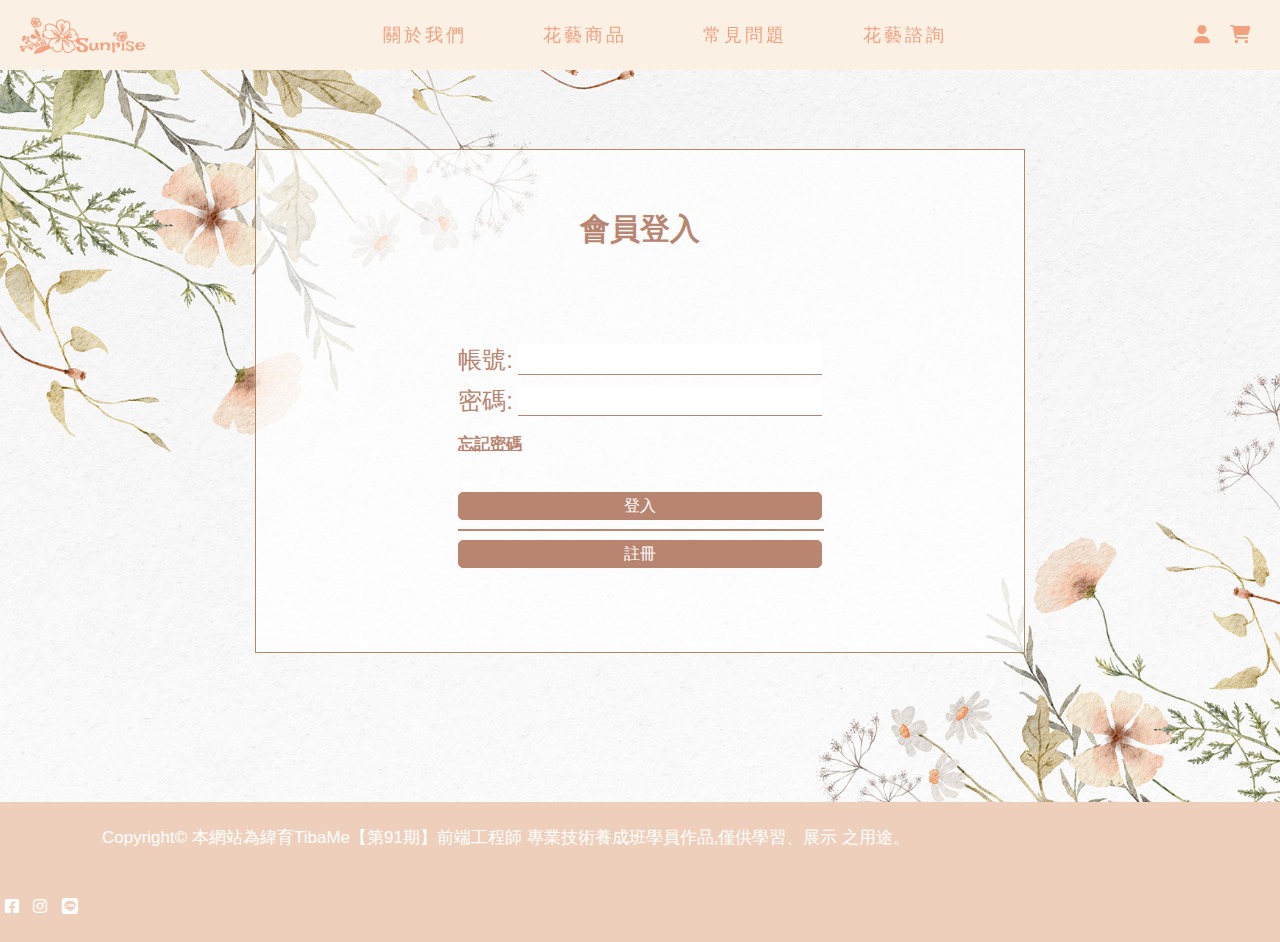
<file: login.html>
<!DOCTYPE html>
<html lang="zh-Hant">
<head>
    <meta charset="UTF-8">
    <meta name="viewport" content="width=device-width, initial-scale=1.0">
    <title>Sunrise</title>
    <link rel="stylesheet" href="public/font-awesome/6.4.2/css/all.css">
    <link rel="stylesheet" href="public/font-awesome/6.4.2/css/v4-shims.css">  
    <link rel="stylesheet" href="css/login.css">
    <link rel="stylesheet" href="css/shared.css">
</head>
<body>

<!-------------------------------- topMenu Start ----------------------------------->
    <header>  
        <div class="topNav">
            <a href="./index.html">
                <h1>Sunrise</h1>
            </a>

            <nav class="textMenu">
                <ul class="navList">
                    <li class="navItem"><a href="./aboutus.html">關於我們</a></li>
                    <li class="navItem">
                        <a href="#">花藝商品</a>
                        <ul class="productTypes">
                            <li>盆花</li>
                            <li>花束</li>
                            <li>乾燥花</li>
                            <li>
                                <a href="catalog.html">婚禮系列</a>
                            </li>
                            <li >高架花籃</li>
                        </ul>
                    </li>
                    <li class="navItem"><a href="faq.html">常見問題</a></li>
                    <li class="navItem"><a href="contactus.html">花藝諮詢</a></li>
                </ul>
            </nav>

            <nav class="iconMenu">
                <ul>
                    <li class="loginIcon"><a href="./login.html"><i class="fa-solid fa-user"></i></a></li>
                    <li class="phoneMenu">
                        <i class="fa-solid fa-bars"></i>
                    </li>
                    <li><a class="cartIcon"><i class="fa-solid fa-cart-shopping"></i></a></li>
                    <li class="valnum"><span>0</span></li>   
                </ul>
            </nav>

            <!-- 遮罩 -->
            <div class="phoneOverlay"></div>
            <!-- 漢堡bar -->
            <div class="phoneblock">
                <div class="menuCloseBlock">
                    <a class="menuCloseBtn "><i class="fa-solid fa-arrow-left"></i></a>
                    <p>CLOSE</p>
                </div>
                <ul class="phoneList">
                    <li class="phoneItem">關於我們</li>
                    <li class="phoneItem">花藝商品</li>
                    <li class="phoneItem">常見問題</li>
                    <li class="phoneItem">花藝諮詢</li>
                    <li class="phoneItem">會員登入</li>
                </ul>
                <div></div>
            </div>
        </div>
    </header>
<!-------------------------------- topMenu end ----------------------------------->
<!-------------------------------- main ----------------------------------->    
    <main class="loginWrapper">
        <section class="background">
            <h2 class="loginTitle">會員登入</h2>
            <div class="loginForm">
                <form action="">
                    <ul>
                        <li class="userLogin">
                            <label for="username">帳號:</label>
                            <input type="text" name="username" id="username">
                        </li>

                        <li class="userLogin">
                            <label for="password">密碼:</label>
                            <input type="password" name="password" id="password">
                        </li>
                        
                        <li class="forgetPd">
                            <a href="#">忘記密碼</a>
                        </li>

                        <li class="loginBtn">
                            <a href="index.html">登入</a>
                        </li>
                    <!-- -------------------------------- -->
                        <li class="separator"></li>

                        <li class="registerBtn">
                            <a href="sign.html">註冊</a>

                        </li>
                    </ul>
                </form>
            </div>
        </section>
    </main>
    <!---------------------------------- footer -------------------------------->

    <footer>
        <div class="copyRight">
            <p>
                Copyright© 本網站為緯育TibaMe【第91期】前端工程師
                專業技術養成班學員作品,僅供學習、展示
                之用途。
            </p>
        </div>
        <div class="socialLink">
            <a href="#"><i class="fa-brands fa-square-facebook"></i></a>
            <a href="#"><i class="fa-brands fa-instagram"></i></a>
            <a href="#"><i class="fa-brands fa-line"></i></a>
        </div>
    </footer>
</body>
</html>
</file>
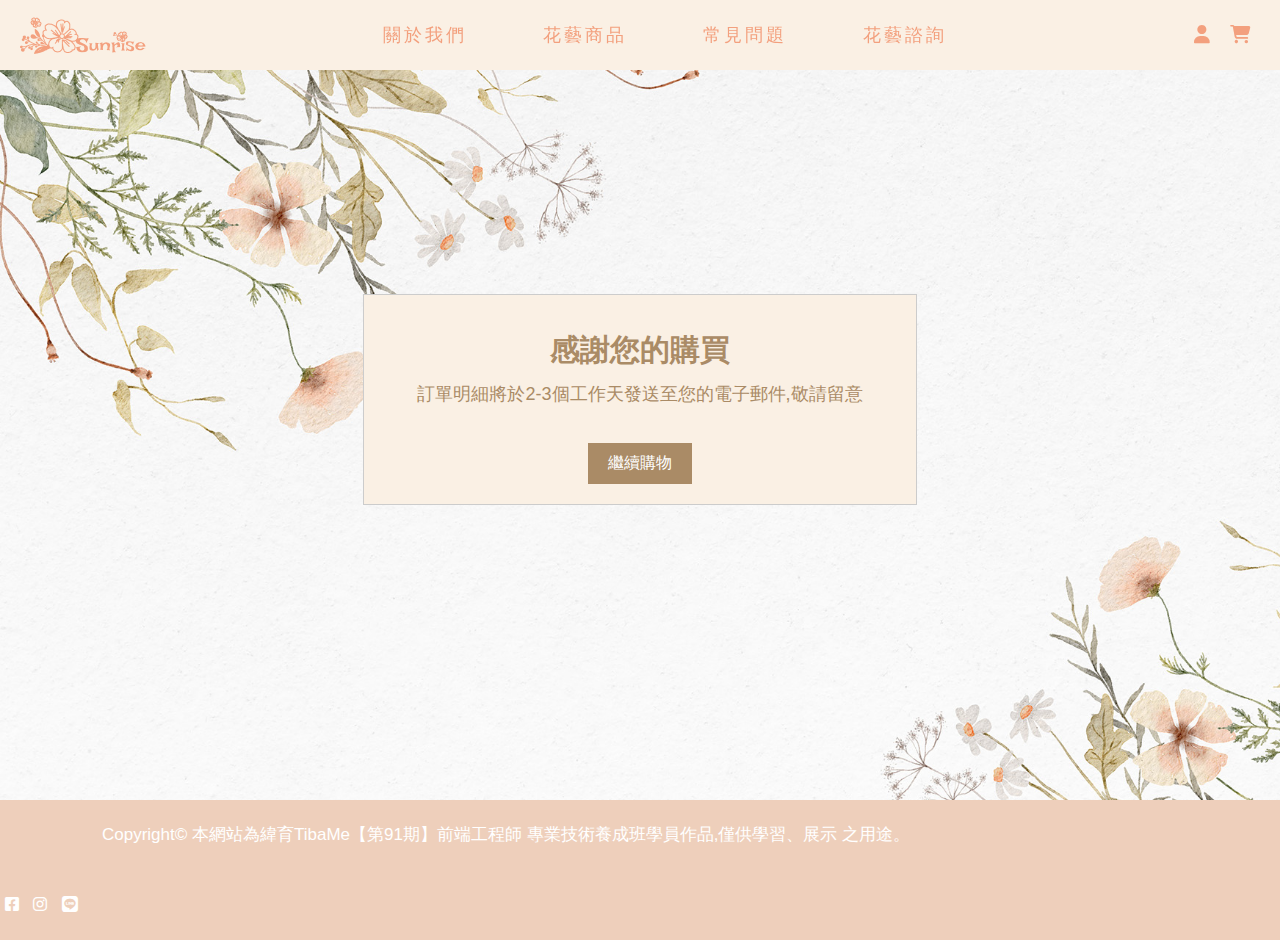
<file: payment-success.html>
<!DOCTYPE html>
<html lang="zh-Hant">
    <head>
        <meta charset="UTF-8">
        <meta name="viewport" content="width=device-width, initial-scale=1.0">
        <title>Sunrise</title>
        <link rel="icon" href="./public/iconimage/flowerlogo.png">
        <link rel="stylesheet" href="public/font-awesome/6.4.2/css/all.css">
        <link rel="stylesheet" href="public/font-awesome/6.4.2/css/v4-shims.css">  
        <link rel="stylesheet" href="css/payment-success.css">
        <link rel="stylesheet" href="css/shared.css">
    </head>
    <body>
<!-------------------------------- topMenu Start ----------------------------------->
        <header>  
            <div class="topNav">
                <a href="./index.html">
                    <h1>Sunrise</h1>
                </a>

                <nav class="textMenu">
                    <ul class="navList">
                        <li class="navItem"><a href="./aboutus.html">關於我們</a></li>
                        <li class="navItem">
                            <a href="#">花藝商品</a>
                            <ul class="productTypes">
                                <li>盆花</li>
                                <li>花束</li>
                                <li>乾燥花</li>
                                <li>
                                    <a href="catalog.html">婚禮系列</a>
                                </li>
                                <li >高架花籃</li>
                            </ul>
                        </li>
                        <li class="navItem"><a href="faq.html">常見問題</a></li>
                        <li class="navItem"><a href="contactus.html">花藝諮詢</a></li>
                    </ul>
                </nav>

                <nav class="iconMenu">
                    <ul>
                        <li class="loginIcon"><a href="./login.html"><i class="fa-solid fa-user"></i></a></li>
                        <li class="phoneMenu">
                            <i class="fa-solid fa-bars"></i>
                        </li>
                        <li><a class="cartIcon"><i class="fa-solid fa-cart-shopping"></i></a></li>
                        <li class="valnum"><span>0</span></li>   
                    </ul>
                </nav>

                <!-- 遮罩 -->
                <div class="phoneOverlay"></div>
                <!-- 漢堡bar -->
                <div class="phoneblock">
                    <div class="menuCloseBlock">
                        <a class="menuCloseBtn "><i class="fa-solid fa-arrow-left"></i></a>
                        <p>CLOSE</p>
                    </div>
                    <ul class="phoneList">
                        <li class="phoneItem">關於我們</li>
                        <li class="phoneItem">花藝商品</li>
                        <li class="phoneItem">常見問題</li>
                        <li class="phoneItem">花藝諮詢</li>
                        <li class="phoneItem">會員登入</li>
                    </ul>
                    <div></div>
                </div>
            </div>
        </header>
<!-------------------------------- topMenu end ----------------------------------->

<!-------------------------------- main ----------------------------------->  
        <main>
            <div class="paymentSuccess">
                <h1>感謝您的購買</h1>
                <h4>訂單明細將於2-3個工作天發送至您的電子郵件,敬請留意</h4>

                <button id="returnIndex">繼續購物</button>
        </main>


<!---------------------------------- footer -------------------------------->

        <footer>
            <div class="copyRight">
                <p>
                    Copyright© 本網站為緯育TibaMe【第91期】前端工程師
                    專業技術養成班學員作品,僅供學習、展示
                    之用途。
                </p>
            </div>
            <div class="socialLink">
                <a href="#"><i class="fa-brands fa-square-facebook"></i></a>
                <a href="#"><i class="fa-brands fa-instagram"></i></a>
                <a href="#"><i class="fa-brands fa-line"></i></a>
            </div>
        </footer>

        <script>

            document.addEventListener('DOMContentLoaded', function() {

                const returnHomeButton = document.getElementById('returnIndex');

                returnHomeButton.addEventListener('click', function() {
                    window.location.href = 'index.html'; 
                });
            });
        </script>
    </body>
</html>
</file>
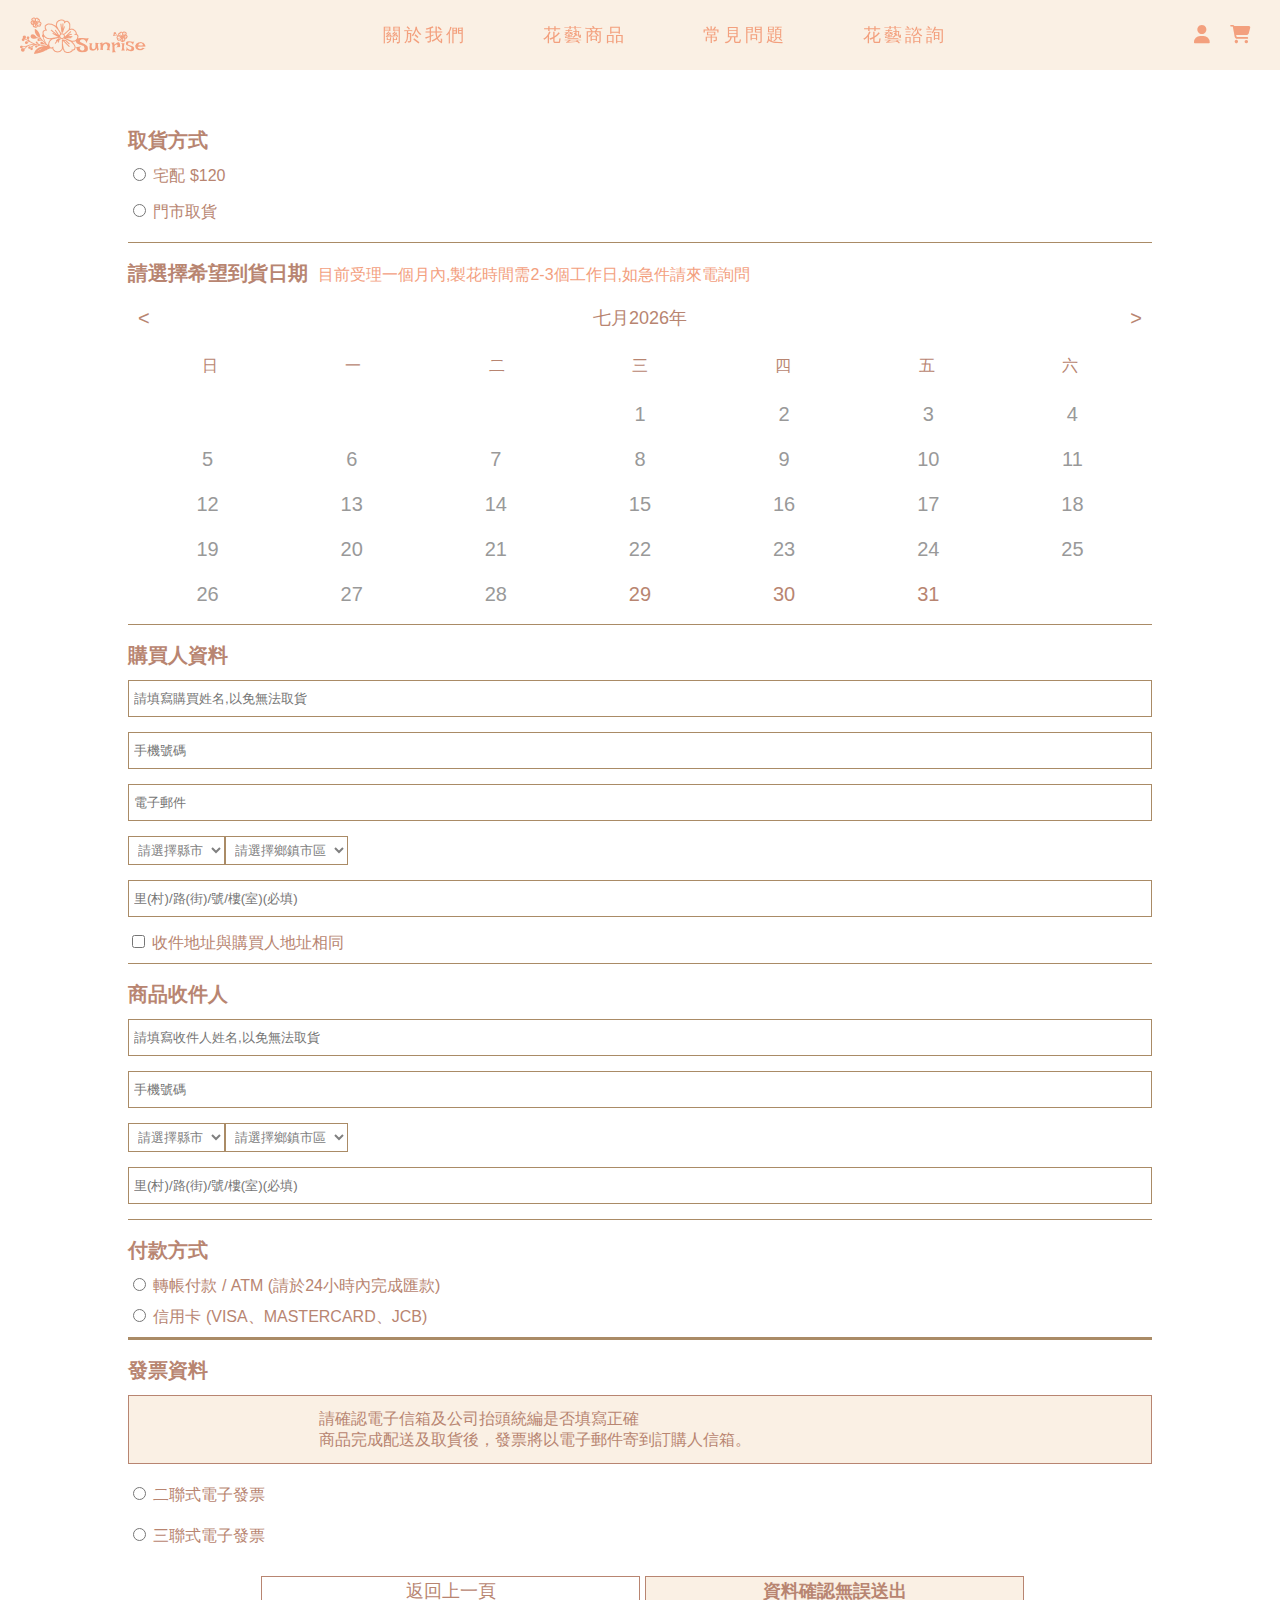
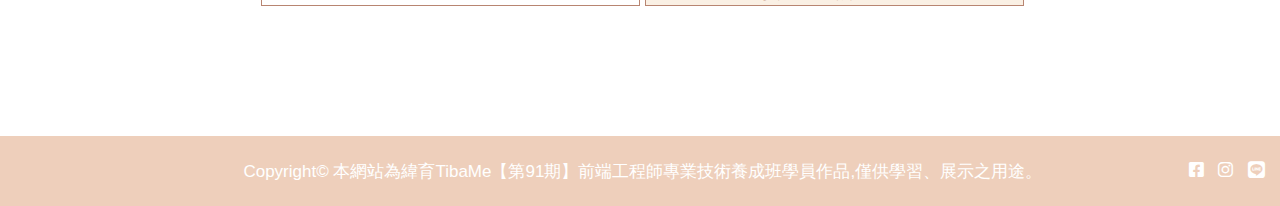
<file: payment.html>
<!DOCTYPE html>
<html lang="zh-Hant">
<head>
    <meta charset="UTF-8">
    <meta name="viewport" content="width=device-width, initial-scale=1.0 ">
    <title>Sunrise</title>
    <link rel="icon" href="./public/iconimage/flowerlogo.png">
    <link rel="stylesheet" href="public/font-awesome/6.4.2/css/all.css">
    <link rel="stylesheet" href="public/font-awesome/6.4.2/css/v4-shims.css">
    <link rel="stylesheet" href="css/payment.css">
    <link rel="stylesheet" href="css/shared.css">
    <script src="./js/jquery-3.7.1.min.js"></script>
    <script src="./js/calendar.js"></script>
    <script src="./js/cartslidbar.js"></script>
    <script src="./js/jquery-ui.js"></script>  
</head>
<body>
<!-------------------------------- topMenu Start ----------------------------------->
<header>  
    <div class="topNav">
        <a href="./index.html">
            <h1>Sunrise</h1>
        </a>

        <nav class="textMenu">
            <ul class="navList">
                <li class="navItem"><a href="./aboutus.html">關於我們</a></li>
                <li class="navItem">
                    <a href="#">花藝商品</a>
                    <ul class="productTypes">
                        <li>盆花</li>
                        <li>花束</li>
                        <li>乾燥花</li>
                        <li>
                            <a href="catalog.html">婚禮系列</a>
                        </li>
                        <li >高架花籃</li>
                    </ul>
                </li>
                <li class="navItem"><a href="faq.html">常見問題</a></li>
                <li class="navItem"><a href="contactus.html">花藝諮詢</a></li>
            </ul>
        </nav>

        <nav class="iconMenu">
            <ul>
                <li class="loginIcon"><a href="./login.html"><i class="fa-solid fa-user"></i></a></li>
                <li class="phoneMenu">
                    <i class="fa-solid fa-bars"></i>
                </li>
                <li><a class="cartIcon"><i class="fa-solid fa-cart-shopping"></i></a></li>
                <li class="valnum"><span>0</span></li>   
            </ul>
        </nav>

        <!-- 遮罩 -->
        <div class="phoneOverlay"></div>
        <!-- 漢堡bar -->
        <div class="phoneblock">
            <div class="menuCloseBlock">
                <a class="menuCloseBtn phoneMenu"><i class="fa-solid fa-arrow-left"></i></a>
                <p>CLOSE</p>
            </div>
            <ul class="phoneList">
                <li class="phoneItem"><a href="./aboutus.html">關於我們</a></li>
                <li class="phoneItem"><a href="./catalog.html">花藝商品</a></li>
                <li class="phoneItem"><a href="./faq.html">常見問題</a></li>
                <li class="phoneItem"><a href="./contactus.html">花藝諮詢</a></li>
                <li class="phoneItem login"><a href="./login.html">會員登入</a></li>
            </ul>
        </div>
    </div>
</header>
<!-------------------------------- topMenu end ----------------------------------->
<!-- 遮罩 -->
<div class="webOverlay"></div>
<!-- cartslidbar -->
<section id="cartslidbarBlock">
    <div class="cartslidbarTitle">
            <a class="cartcloseBtn cartIcon"><i class="fa-solid fa-xmark"></i></a>
            <h4>購物車清單</h4>
    </div>

    <ul class="cartslidbarList">
        <!-- JS抓的資料範例 -->
        <!-- <li class="cartslidbarItem">
            <a href="#"><img src="./img/product_1.jpg" alt="新娘捧花-多彩夏季">
                <div class="cartslidbarPrice">
                    <h3>新娘捧花-多彩夏季</h3>
                    <h4>數量: 1</h4>
                    <p>NT 2,500</p>
                </div>
                <i class="fa-regular fa-trash-can slidbarDel"></i>
            </a>
        </li> -->
    </ul>
    <div style="flex-grow: 1;"></div> 

    <a href="./shopcart.html" class="gotoPayment">前往結帳</a>
</section>
<!-- ------------------購物車清單 end------------------ -->
        
<!-------------------------------- main -----------------------------------> 
    <main class="pickupWrapper">

<!-- -------------------取貨方式---------------  -->

        <section class="pickupMethod">
            <h3>取貨方式</h3>
            <div class="pickupBtn">
                <input type="radio" name="pickup" id="delivery" value="delivery">
                <label for="delivery">宅配 $120</label>
            </div>
            <div class="pickupBtn">
                <input type="radio" name="pickup" id="instore" value="instore">
                <label for="instore">門市取貨</label>
            </div>
        </section>

<!-- -------------------到貨日期--------------- -->

        <section class="arrivalDate">
            <span class="arrivalNotes">
            <h3>請選擇希望到貨日期</h3>
            <h4>目前受理一個月內,製花時間需2-3個工作日,如急件請來電詢問</h4>
            </span>
            <div class="calendar">
                <div class="calendarTop">
                    <span class="arrow prev-month">&lt;</span>
                    <h2 class="monthYear"></h2>
                    <span class="arrow next-month">&gt;</span>
                </div>
                <div class="weekdays"></div>
                <div class="days"></div>
            </div>
        </section>

<!-- -------------------購買人資料--------------- -->

        <section class="customerInfo">
            <h3>購買人資料</h3>
            <input type="text" id="purchaser" placeholder="請填寫購買姓名,以免無法取貨">
            <input type="text" id="phoneNum" placeholder="手機號碼">
            <input type="text" placeholder="電子郵件">
            <div class="addSelect">
                <select name="countyRecipient" id="countyRecipientSelect">縣市
                    <option value="">請選擇縣市</option>
                    <option value="taipei">台北市</option>
                    <option value="newtaipei">新北市</option>
                </select>
                <select name="districtRecipient" id="districtRecipientSelect">鄉鎮市區
                    <option value="">請選擇鄉鎮市區</option>
                </select>
            </div>
            <input type="text" placeholder="里(村)/路(街)/號/樓(室)(必填)">
            <label class="checkboxContainer">
                <input type="checkbox"> 收件地址與購買人地址相同
            </label>
        </section>

<!-- -------------------商品收件人--------------- -->

        <section class="recipientInfo">
            <h3>商品收件人</h3>
            <input type="text" placeholder="請填寫收件人姓名,以免無法取貨">
            <input type="text" id="recipientPhoneNum" placeholder="手機號碼">

            <div class="addSelect">
                <select name="countyRecipient" id="countyRecipientSelect">縣市
                    <option value="">請選擇縣市</option>
                    <option value="taipei">台北市</option>
                    <option value="newtaipei">新北市</option>
                </select>
                <select name="districtRecipient" id="districtRecipientSelect">鄉鎮市區
                    <option value="">請選擇鄉鎮市區</option>
                </select>
            </div>
            <input type="text" placeholder="里(村)/路(街)/號/樓(室)(必填)">
            
        </section>

<!-- -------------------付款方式---------------  -->
        <section class="paymentMethod">
            <h3>付款方式</h3>
            <div>
                <input type="radio" name="paymentOption" id="bankTransfer" value="bankTransfer">
                <label for="bankTransfer">轉帳付款 / ATM (請於24小時內完成匯款)</label>
            </div>
            <div>
                <input type="radio" name="paymentOption" id="creditCard" value="creditCard">
                <label for="creditCard">信用卡 (VISA、MASTERCARD、JCB)</label>
            </div>
        </section>

<!-- -------------------發票資料---------------  -->

        <section class="invoiceData">
            <h3>發票資料</h3>
            <div class="notes">
                <p>請確認電子信箱及公司抬頭統編是否填寫正確</p>
                <p>商品完成配送及取貨後，發票將以電子郵件寄到訂購人信箱。</p>
            </div>

            <div class="invoiceBtn">
                <input type="radio" name="invoice" id="TwoPart" value="TwoPart">
                <label for="TwoPart">二聯式電子發票</label>
            </div>
            <div class="invoiceBtn">
                <input type="radio" name="invoice" id="ThreePart" value="ThreePart">
                <label for="ThreePart">三聯式電子發票</label>
            </div>
        </section>

<!-- -------------------送出---------------  -->

        <div class="finalBtn">
            <a href="shopcart.html" class="backBtn">返回上一頁</a>
            <a href="payment-success.html" id="submitBtn">資料確認無誤送出</a>
        </div>


    </main>
    <!---------------------------------- footer -------------------------------->

    <footer>
        <div class="copyRight">
            <span class="footerInfo">Copyright© 本網站為緯育TibaMe【第91期】前端工程師專業技術養成班學員作品,僅供學習、展示之用途。</span>
            <span class="socialLink">
                <a href="#"><i class="fa-brands fa-square-facebook"></i></a>
                <a href="#"><i class="fa-brands fa-instagram"></i></a>
                <a href="#"><i class="fa-brands fa-line"></i></a>
            </span>
        </div>
    </footer>


</body>
</html>
</file>
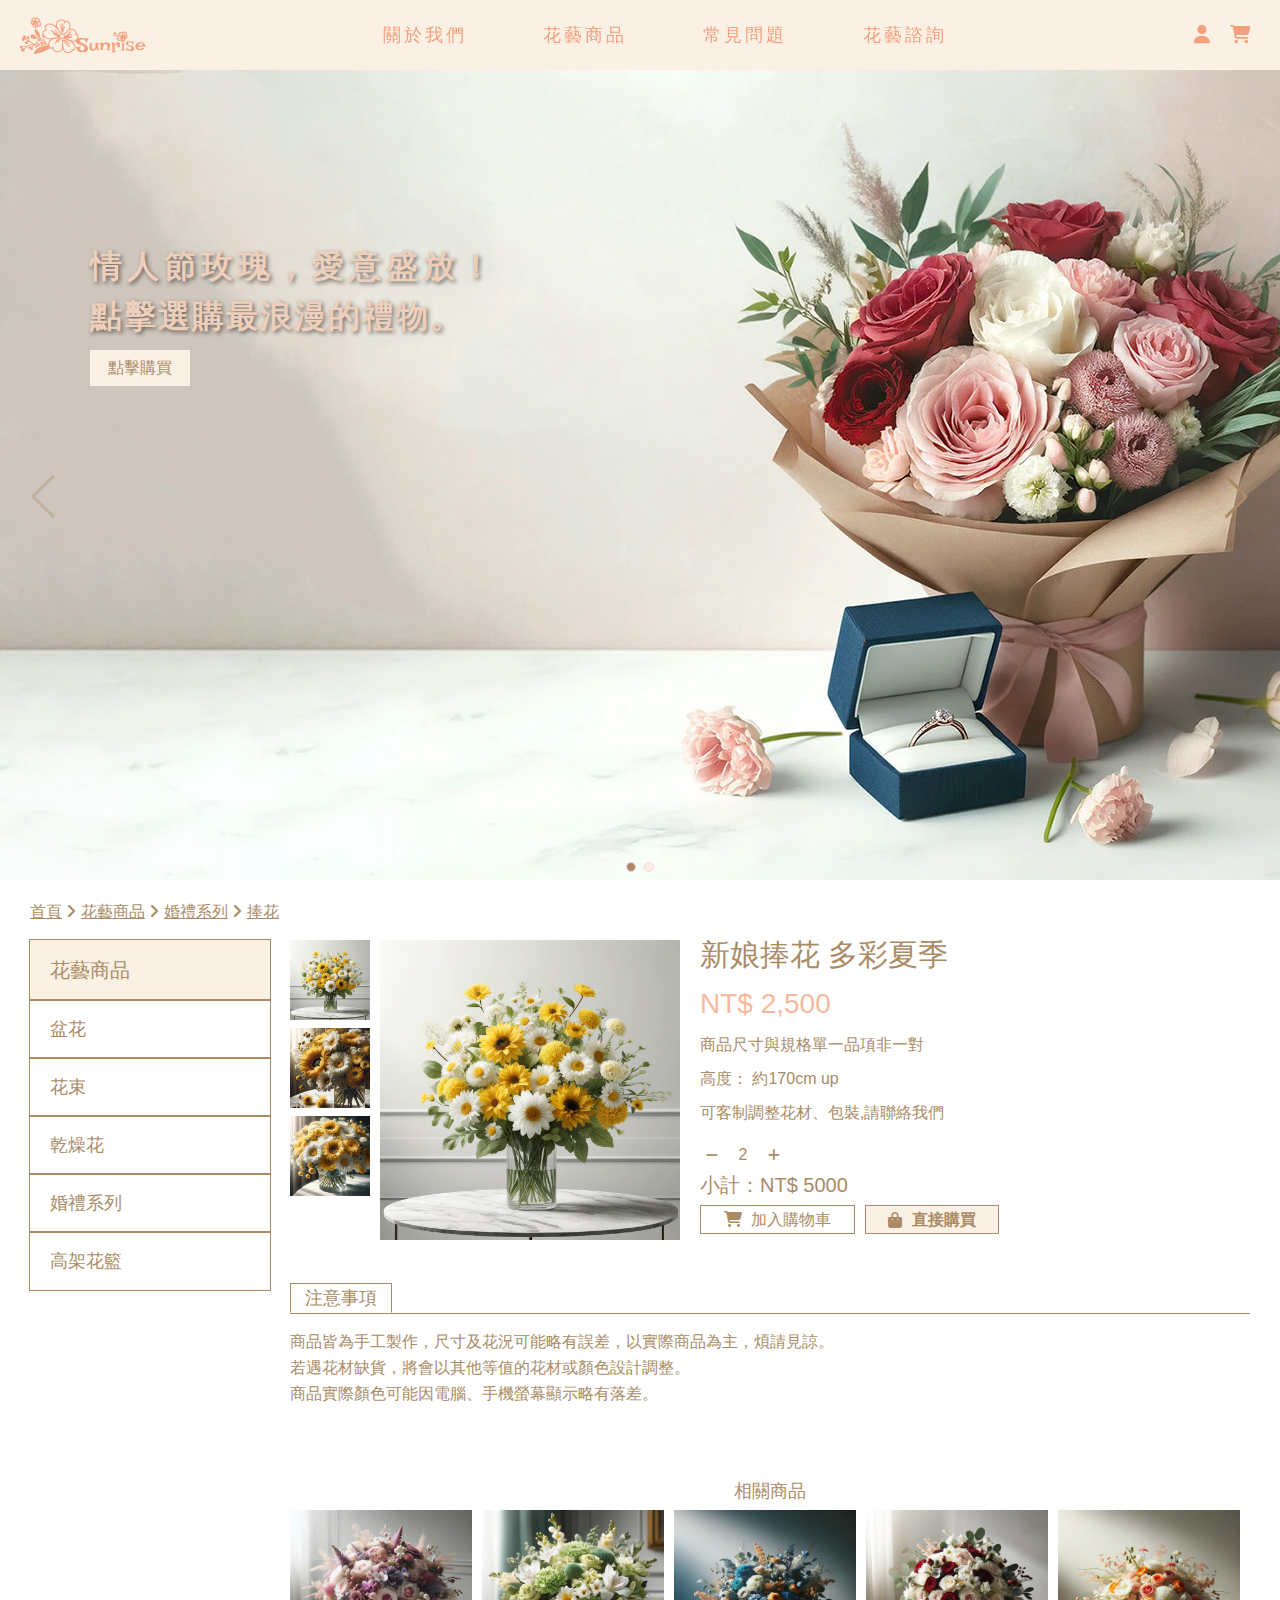
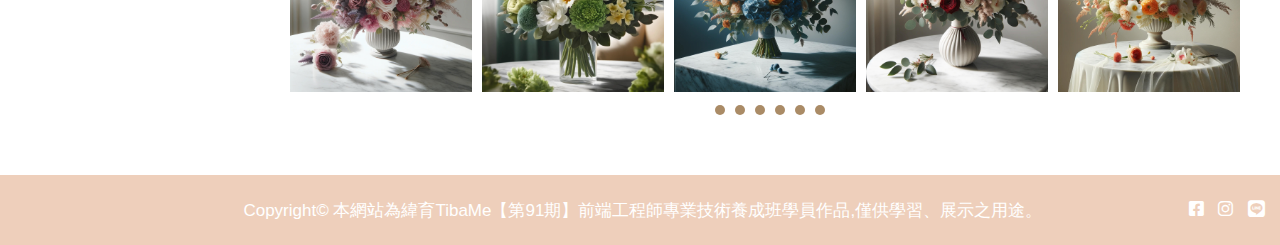
<file: product.html>
<!DOCTYPE html>
<html lang="zh-Hant">
<head>
    <meta charset="UTF-8">
    <meta name="viewport" content="width=device-width, initial-scale=1.0">
    <title>Sunrise</title>
    <link rel="stylesheet" href="https://cdn.jsdelivr.net/npm/swiper@11/swiper-bundle.min.css" />
    <link rel="stylesheet" href="public/font-awesome/6.4.2/css/all.css">
    <link rel="stylesheet" href="public/font-awesome/6.4.2/css/v4-shims.css"> 
    <link rel="stylesheet" href="css/swiper.css">  
    <link rel="stylesheet" href="css/product.css">
    <link rel="stylesheet" href="css/shared.css">
    <script src="./js/jquery-3.7.1.min.js"></script> 
    <script src="https://cdn.jsdelivr.net/npm/swiper@11/swiper-bundle.min.js"></script>
    <script src="./js/swiper.js"></script>
    <script src="./js/cartslidbar.js"></script>
    <script src="./js/jquery-ui.js"></script>
</head>
<body>
<!-------------------------------- topMenu Start ----------------------------------->
<header>  
    <div class="topNav">
        <a href="./index.html">
            <h1>Sunrise</h1>
        </a>

        <nav class="textMenu">
            <ul class="navList">
                <li class="navItem"><a href="./aboutus.html">關於我們</a></li>
                <li class="navItem">
                    <a href="#">花藝商品</a>
                    <ul class="productTypes">
                        <li>盆花</li>
                        <li>花束</li>
                        <li>乾燥花</li>
                        <li>
                            <a href="catalog.html">婚禮系列</a>
                        </li>
                        <li >高架花籃</li>
                    </ul>
                </li>
                <li class="navItem"><a href="faq.html">常見問題</a></li>
                <li class="navItem"><a href="contactus.html">花藝諮詢</a></li>
            </ul>
        </nav>

        <nav class="iconMenu">
            <ul>
                <li class="loginIcon"><a href="./login.html"><i class="fa-solid fa-user"></i></a></li>
                <li class="phoneMenu">
                    <i class="fa-solid fa-bars"></i>
                </li>
                <li><a class="cartIcon"><i class="fa-solid fa-cart-shopping"></i></a></li>
                <li class="valnum"><span>0</span></li>   
            </ul>
        </nav>

        <!-- 遮罩 -->
        <div class="phoneOverlay"></div>
        <!-- 漢堡bar -->
        <div class="phoneblock">
            <div class="menuCloseBlock">
                <a class="menuCloseBtn phoneMenu"><i class="fa-solid fa-arrow-left"></i></a>
                <p>CLOSE</p>
            </div>
            <ul class="phoneList">
                <li class="phoneItem"><a href="./aboutus.html">關於我們</a></li>
                <li class="phoneItem"><a href="./catalog.html">花藝商品</a></li>
                <li class="phoneItem"><a href="./faq.html">常見問題</a></li>
                <li class="phoneItem"><a href="./contactus.html">花藝諮詢</a></li>
                <li class="phoneItem login"><a href="./login.html">會員登入</a></li>
            </ul>
        </div>
    </div>

    <!-- 幻燈片... -->
    <section class="swiper mySwiper">
        <ul class="swiper-wrapper">
            <li class="swiper-slide">
                <img src="./img/bannerN1-1440px.jpg" alt="情人節活動">
                <h1 class="ValentineTitle">情人節玫瑰，愛意盛放！</h1>
                <h1 class="ValentineTitle1">點擊選購最浪漫的禮物。</h1>
                <a href="tel:02-27120589" class="callout">點擊購買</a>
            </li>
            <li class="swiper-slide">
                <img src="./img/bannerN2-1440px.jpg" alt="母親節優惠">
                <h1 class="motherdayTitle">母親節特別優惠：</h1>
                <h1 class="motherdayTitle1">精選康乃馨花束，溫暖您心。</h1>
                <a href="tel:02-27120589" class="callout">點擊購買</a>
            </li>
        </ul>

        <div class="swiper-pagination"></div>
        <div class="swiper-button-prev"></div>
        <div class="swiper-button-next"></div>
    </section>
</header>
<!-------------------------------- topMenu end ----------------------------------->
<!-- 遮罩 -->
<div class="webOverlay"></div>
<!-- cartslidbar -->
<section id="cartslidbarBlock">
    <div class="cartslidbarTitle">
            <a class="cartcloseBtn cartIcon"><i class="fa-solid fa-xmark"></i></a>
            <h4>購物車清單</h4>
    </div>

    <ul class="cartslidbarList">
        <!-- JS抓的資料範例 -->
        <!-- <li class="cartslidbarItem">
            <a href="#"><img src="./img/product_1.jpg" alt="新娘捧花-多彩夏季">
                <div class="cartslidbarPrice">
                    <h3>新娘捧花-多彩夏季</h3>
                    <h4>數量: 1</h4>
                    <p>NT 2,500</p>
                </div>
                <i class="fa-regular fa-trash-can slidbarDel"></i>
            </a>
        </li> -->
    </ul>
    <div style="flex-grow: 1;"></div> 

    <a href="./shopcart.html" class="gotoPayment">前往結帳</a>
</section>
<!-- ------------------購物車清單 end------------------ -->

<!-------------------------------- main ----------------------------------->    
    <main class="wrapper">

         <!-- breadcrumbNav -->
         <nav class="breadcrumbNav">
            <a href="index.html" class="breadcrumbLink">首頁</a>
            <i class="fa-solid fa-angle-right"></i>
            <a class="breadcrumbLink">花藝商品</a>
            <i class="fa-solid fa-angle-right"></i>
            <a class="breadcrumbLink">婚禮系列</a>
            <i class="fa-solid fa-angle-right"></i>
            <a href="catalog.html" class="breadcrumbLink">捧花</a>
        </nav>

        <div class="block">
            <!-- 左邊選單 -->
            <aside class="mainSidebar">
                <ul class="sidebarMenu">
                    <li class="menuTitle">花藝商品</li>
                    <li class="menuItem">盆花</li>
                    <li class="menuItem">花束</li>
                    <li class="menuItem">乾燥花</li>
                    <li id="weddingCategory">婚禮系列
                        <ul class="subMenu">
                            <li class="subItem"><a href="./catalog.html">捧花</a></li>
                            <li class="subItem">腕花</li>
                            <li class="subItem">頭冠花</li>
                        </ul>
                    </li>
                    <li class="menuItem">高架花籃</li>
                </ul>
            </aside>
        <!-- 商品 -->
            <section class="productInfo">
                
                <div class="mainImageContainer">
                    <!-- 左側商品三張小圖 -->
                        <div class="productThumbnails">
                            <ul class="thumbnailList">
                                <li class="thumbnailItem">
                                    <img src="./img/product_1_1.jpg" alt="">
                                </li>
                                <li class="thumbnailItem">
                                    <img src="./img/product_1_2.jpg" alt="">
                                </li>
                                <li class="thumbnailItem">
                                    <img src="./img/product_1_3.jpg" alt="">
                                </li>
                            </ul>
                             <!-- 商品大圖 -->
                            <figure class="flowerCard">
                                <img src="./img/product_1_1.jpg" alt="新娘捧花-多彩夏季">
                            </figure>
                        </div>
                       
                    <div class="flowerInfo">

                        <h2 class="flowerTitle">新娘捧花 多彩夏季</h2>
                        <p class="flowerPrice">NT$ 2,500</p>

                        <article class="itemSpecs">
                            <p>商品尺寸與規格單一品項非一對</p>
                            <p>高度： 約170cm up</p>
                            <p>可客制調整花材、包裝,請聯絡我們</p>
                        </article>

<!-- ------------------------- quantity & sub --------------------------- -->
                        <div class="quantityControl">

                            <button class="quantityBtn" aria-label="減少數量">
                                <i class="fa-solid fa-minus"></i>
                            </button>

                            <input type="text" class="quantityInput" value="2">

                            <button class="quantityBtn" aria-label="增加數量">
                                <i class="fa-solid fa-plus"></i>
                            </button>

                            
                        </div>
                        <!-- /*----------- price -----------*/ -->
                        <div class="price">
                            <p class="priceValue"> 小計：NT$ 5000</p>
                        </div>
                        

 <!-- ------------------------ shoppingCart & buy ---------------------- -->                       
                        
                        <div class="cartActions">
                                <a href="#" class="addToCartButton">
                                    <i class="fa-solid fa-cart-shopping"></i>
                                    加入購物車
                                </a>
                                <a href="shopcart.html" class="buyNowButton">
                                    <i class="fa-solid fa-bag-shopping"></i>
                                    直接購買
                                </a>
                        </div>
                    </div>
                </div>

 
 <!-- ------------------------ attentionItems ---------------------- -->   
                <div class="productNotes">
                    <div class="bottomLine">
                        <div class="textOutline">
                            <h4>注意事項</h4>
                        </div>
                    </div>
                    <ul class="attentionInfo">
                        <li>商品皆為手工製作，尺寸及花況可能略有誤差，以實際商品為主，煩請見諒。</li>
                        <li>若遇花材缺貨，將會以其他等值的花材或顏色設計調整。</li>
                        <li>商品實際顏色可能因電腦、手機螢幕顯示略有落差。</li>
                    </ul>
<!-- ----------- similarProduct ----------- -->
                    <div class="similarProduct">
                        <h4>相關商品</h4>
                        <ul class="scrollImg">
                            <li>
                                <a href="#">
                                    <img src="./img/product_2.jpg" alt="新娘捧花-夕陽柔情">
                                </a>
                            </li>
                            <li>
                                <a href="#">
                                    <img src="./img/product_3.jpg" alt="新娘捧花-粉色花漾">
                                </a>
                            </li>
                            <li>
                                <a href="#">
                                    <img src="./img/product_4.jpg" alt="新娘捧花-綠意盎然">
                                </a>
                            </li>
                            <li>
                                <a href="#">
                                    <img src="./img/product_5.jpg" alt="新娘捧花-夢幻藍調">
                                </a>
                            </li>
                            <li>
                                <a href="#">
                                    <img src="./img/product_6.jpg" alt="新娘捧花-紅雪花籃">
                                </a>
                            </li>
                        </ul>
    <!-- ----------- circleBtn ----------- -->
                        <ul class="circleBtn">
                            <li></li>
                            <li></li>
                            <li></li>
                            <li></li>
                            <li></li>
                            <li></li>
                        </ul>
                    </div>
                </div>
            </section>
        </div>
<!-- ------------------------ recentlyView ---------------------- -->  

        <div class="recentlyView">
            <button>最近 <br> 瀏覽</button>
            <ul class="historyList">
                <li class="historyItem">
                    <a href="product.html">
                        <img src="./img/product_2.jpg" alt="新娘捧花-繽紛花園">
                    </a>
                </li>
                <li class="historyItem">
                    <a href="#">
                        <img src="./img/product_1_1.jpg" alt="新娘捧花-繽紛花園">
                    </a>
                </li>
            </ul>
        </div>
    </main>


<!---------------------------------- footer -------------------------------->

<footer>
    <div class="copyRight">
        <span class="footerInfo">Copyright© 本網站為緯育TibaMe【第91期】前端工程師專業技術養成班學員作品,僅供學習、展示之用途。</span>
        <span class="socialLink">
            <a href="#"><i class="fa-brands fa-square-facebook"></i></a>
            <a href="#"><i class="fa-brands fa-instagram"></i></a>
            <a href="#"><i class="fa-brands fa-line"></i></a>
        </span>
    </div>
</footer>

    <script>
        document.addEventListener("DOMContentLoaded", function() {
            let weddingCategory = document.getElementById("weddingCategory");
            let subMenu = weddingCategory.querySelector(".subMenu");
        
            weddingCategory.addEventListener("click", function(event) {
                event.preventDefault();
                subMenu.style.display = (subMenu.style.display === 'none' || subMenu.style.display === '') ? 'block' : 'none';
            });
        
            let subItems = document.querySelectorAll(".subItem");
            subItems.forEach(function(item) {
                item.addEventListener("click", function(event) {
                    if (item.textContent.trim() === "捧花") {
                        event.stopPropagation();
                        return;
                    }
                    event.preventDefault();
                });
            });
        });
    </script>
</body>
</html>
</file>
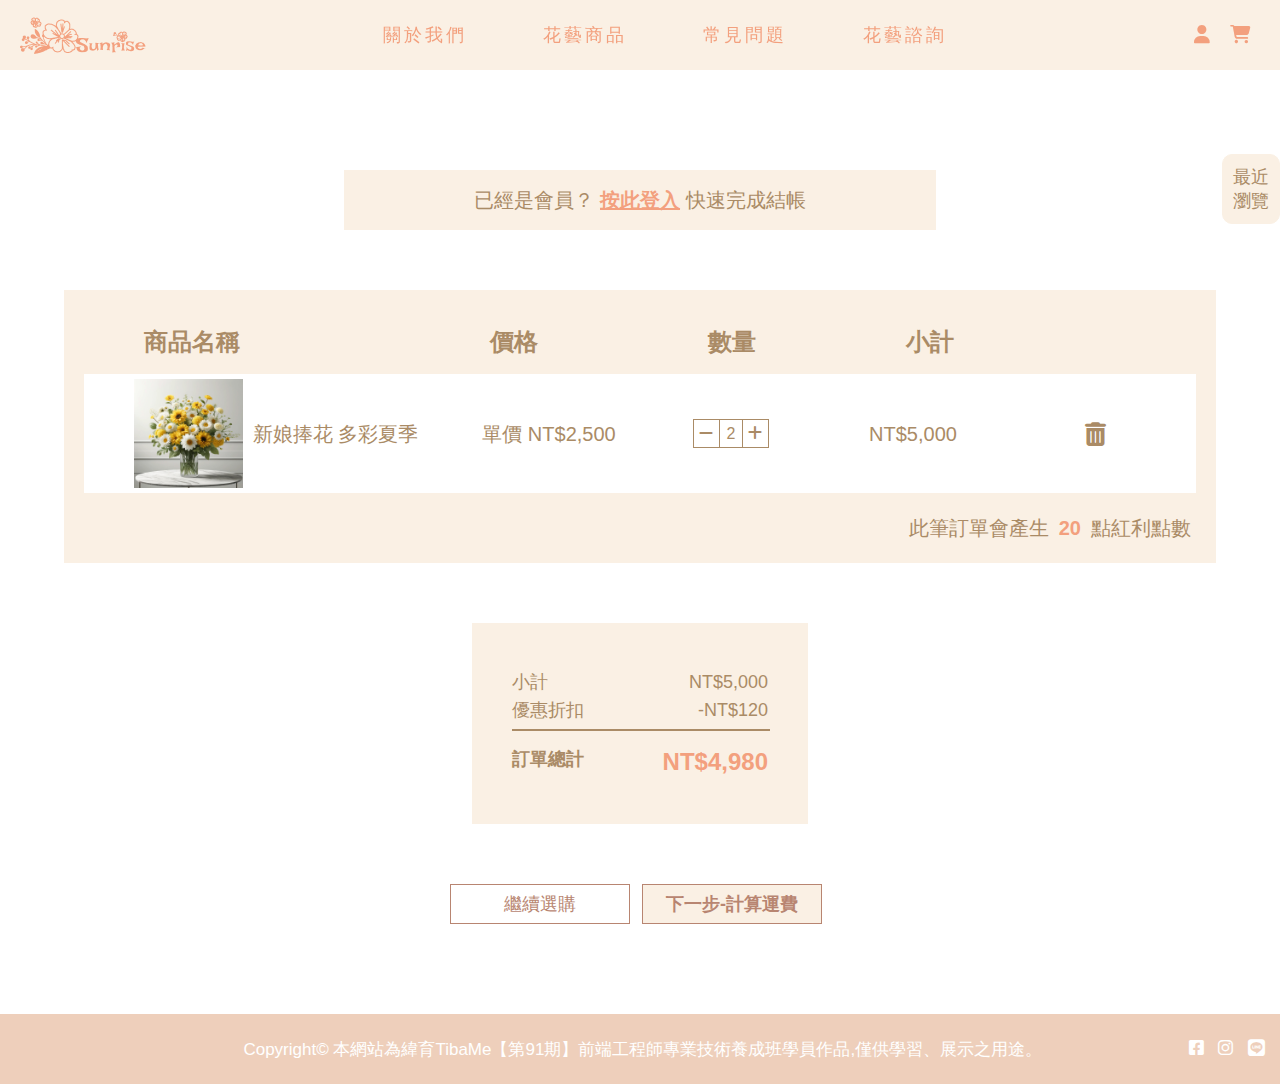
<file: shopcart.html>
<!DOCTYPE html>
<html lang="zh-Hant">
<head>
    <meta charset="UTF-8">
    <meta name="viewport" content="width=device-width, initial-scale=1.0">
    <title>Sunrise</title>
    <link rel="stylesheet" href="css/shopcart.css">
    <link rel="stylesheet" href="css/shared.css">
    <link rel="stylesheet" href="public/font-awesome/6.4.2/css/all.css">
    <link rel="stylesheet" href="public/font-awesome/6.4.2/css/v4-shims.css">
    <script src="./js/jquery-3.7.1.min.js"></script> 
    <script src="./js/cartslidbar.js"></script>
    <script src="./js/jquery-ui.js"></script>  
</head>
<body>
<!-------------------------------- topMenu Start ----------------------------------->
<header>  
    <div class="topNav">
        <a href="./index.html">
            <h1>Sunrise</h1>
        </a>

        <nav class="textMenu">
            <ul class="navList">
                <li class="navItem"><a href="./aboutus.html">關於我們</a></li>
                <li class="navItem">
                    <a href="#">花藝商品</a>
                    <ul class="productTypes">
                        <li>盆花</li>
                        <li>花束</li>
                        <li>乾燥花</li>
                        <li>
                            <a href="catalog.html">婚禮系列</a>
                        </li>
                        <li >高架花籃</li>
                    </ul>
                </li>
                <li class="navItem"><a href="faq.html">常見問題</a></li>
                <li class="navItem"><a href="contactus.html">花藝諮詢</a></li>
            </ul>
        </nav>

        <nav class="iconMenu">
            <ul>
                <li class="loginIcon"><a href="./login.html"><i class="fa-solid fa-user"></i></a></li>
                <li class="phoneMenu">
                    <i class="fa-solid fa-bars"></i>
                </li>
                <li><a class="cartIcon"><i class="fa-solid fa-cart-shopping"></i></a></li>
                <li class="valnum"><span>0</span></li>   
            </ul>
        </nav>

        <!-- 遮罩 -->
        <div class="phoneOverlay"></div>
        <!-- 漢堡bar -->
        <div class="phoneblock">
            <div class="menuCloseBlock">
                <a class="menuCloseBtn phoneMenu"><i class="fa-solid fa-arrow-left"></i></a>
                <p>CLOSE</p>
            </div>
            <ul class="phoneList">
                <li class="phoneItem"><a href="./aboutus.html">關於我們</a></li>
                <li class="phoneItem"><a href="./catalog.html">花藝商品</a></li>
                <li class="phoneItem"><a href="./faq.html">常見問題</a></li>
                <li class="phoneItem"><a href="./contactus.html">花藝諮詢</a></li>
                <li class="phoneItem login"><a href="./login.html">會員登入</a></li>
            </ul>
        </div>
    </div>
</header>
<!-------------------------------- topMenu end ----------------------------------->
<!-- 遮罩 -->
<div class="webOverlay"></div>
<!-- cartslidbar -->
<section id="cartslidbarBlock">
    <div class="cartslidbarTitle">
            <a class="cartcloseBtn cartIcon"><i class="fa-solid fa-xmark"></i></a>
            <h4>購物車清單</h4>
    </div>

    <ul class="cartslidbarList">
        <!-- JS抓的資料範例 -->
        <!-- <li class="cartslidbarItem">
            <a href="#"><img src="./img/product_1.jpg" alt="新娘捧花-多彩夏季">
                <div class="cartslidbarPrice">
                    <h3>新娘捧花-多彩夏季</h3>
                    <h4>數量: 1</h4>
                    <p>NT 2,500</p>
                </div>
                <i class="fa-regular fa-trash-can slidbarDel"></i>
            </a>
        </li> -->
    </ul>
    <div style="flex-grow: 1;"></div> 

    <a href="./shopcart.html" class="gotoPayment">前往結帳</a>
</section>
<!-- ------------------購物車清單 end------------------ -->

<!---------------------------------- main ------------------------------------->
    <main class="wrapper">

        <div class="spacer"></div>
<!-- ------------------------ loginBox ---------------------- -->
        <div class="loginBox">
            <a href="login.html" class="loginPrompt">
                <p>已經是會員？</p>
                <p>按此登入</p>
                <p>快速完成結帳</p>
            </a>
        </div>

        <div class="loginBoxPhone">
            <p>已經是會員？</p>
            <a href="login.html">按此登入</a>
        </div>

<!-- ------------------------ cartwrapper ---------------------- -->
        <section class="cartBlock">
            <ul class="cartItemHeaders">
                <li>商品名稱</li>
                <li>價格</li>
                <li>數量</li>
                <li>小計</li>
                <li><!--刪除icon用--></li>
            </ul>

            <ul class="productListWeb">
                <li>
                    <a href="product.html" class="productLink">
                        <img src="./img/product_1_1.jpg" alt="新娘捧花-多彩夏季">
                        <p>新娘捧花 多彩夏季</p>
                    </a>
                </li>
                <li>
                    單價 NT$2,500
                </li>
                <li>
                    <button class="quantityBtn">
                        <i class="fa-solid fa-minus"></i>
                    </button>

                    <input type="text" class="quantityInput" value="2">

                    <button class="quantityBtn">
                        <i class="fa-solid fa-plus"></i>
                    </button>
                </li>
                <li>
                    NT$5,000
                </li>
                <li>
                    <a href="#" aria-label="刪除商品">
                        <i class="fa-solid fa-trash-can"></i>
                    </a>
                </li>
            </ul>

            <div class="productPhone">
                <ul class="productListPhone">
                    <li class="productItemPhone">
                        <a href="product.html" class="productLinkPhone">
                            <img src="./img/product_1_1.jpg" alt="新娘捧花-多彩夏季">
                        </a>
                        <div class="productTitle">
                            <h3>新娘捧花 多彩夏季</h3>
                            <p>單價 NT$2,500</p>
                            <div>
                                <button class="quantityBtn">
                                    <i class="fa-solid fa-minus"></i>
                                </button>
                                <input type="text" class="quantityInput" value="2">
                                <button class="quantityBtn">
                                    <i class="fa-solid fa-plus"></i>
                                </button>
                            </div>
                        </div>
                    </li>
                    <li class="removeProduct">
                        <a href="#" aria-label="刪除商品">
                            <i class="fa-solid fa-trash-can"></i>
                        </a>
                    </li>
                </ul>
            </div>
            <div class="tip">
                <p>此筆訂單會產生</p>
                <p>20</p>
                <p>點紅利點數</p>
            </div>
        </section>
<!-- ------------------------ priceItem ---------------------- -->

        <ul class="priceList">
            <li class="priceDetail">
                <span>小計</span>
                <span>NT$5,000</span>
            </li>
            <li class="priceDetail">
                <span>優惠折扣</span>
                <span>-NT$120</span>
            </li>
            <!-- -------------------------- -->
            <li class="separator"></li>
            <li class="priceDetail">
                <span>訂單總計</span>
                <span class="total">NT$4,980</span>
            </li>
        </ul>

        <div class="cartBtn">
            <a href="catalog.html" class="continueShop">繼續選購</a>
            <a href="payment.html" class="toBuy">下一步-計算運費</a>
        </div>
   
 <!-- ------------------------ recentlyView ---------------------- -->  

        <div class="recentlyView">
            <button>最近 <br> 瀏覽</button>
            <ul class="historyList">
                <li class="historyItem">
                    <a href="product.html">
                        <img src="./img/product_1_1.jpg" alt="新娘捧花-繽紛花園">
                    </a>
                </li>
                <li class="historyItem">
                    <a href="#">
                        <img src="./img/product_2.jpg" alt="新娘捧花-繽紛花園">
                    </a>
                </li>
            </ul>
        </div>
    </main>
<!---------------------------------- footer -------------------------------->

    <footer>
        <div class="copyRight">
            <span class="footerInfo">Copyright© 本網站為緯育TibaMe【第91期】前端工程師專業技術養成班學員作品,僅供學習、展示之用途。</span>
            <span class="socialLink">
                <a href="#"><i class="fa-brands fa-square-facebook"></i></a>
                <a href="#"><i class="fa-brands fa-instagram"></i></a>
                <a href="#"><i class="fa-brands fa-line"></i></a>
            </span>
        </div>
    </footer>

</body>
</html>
</file>
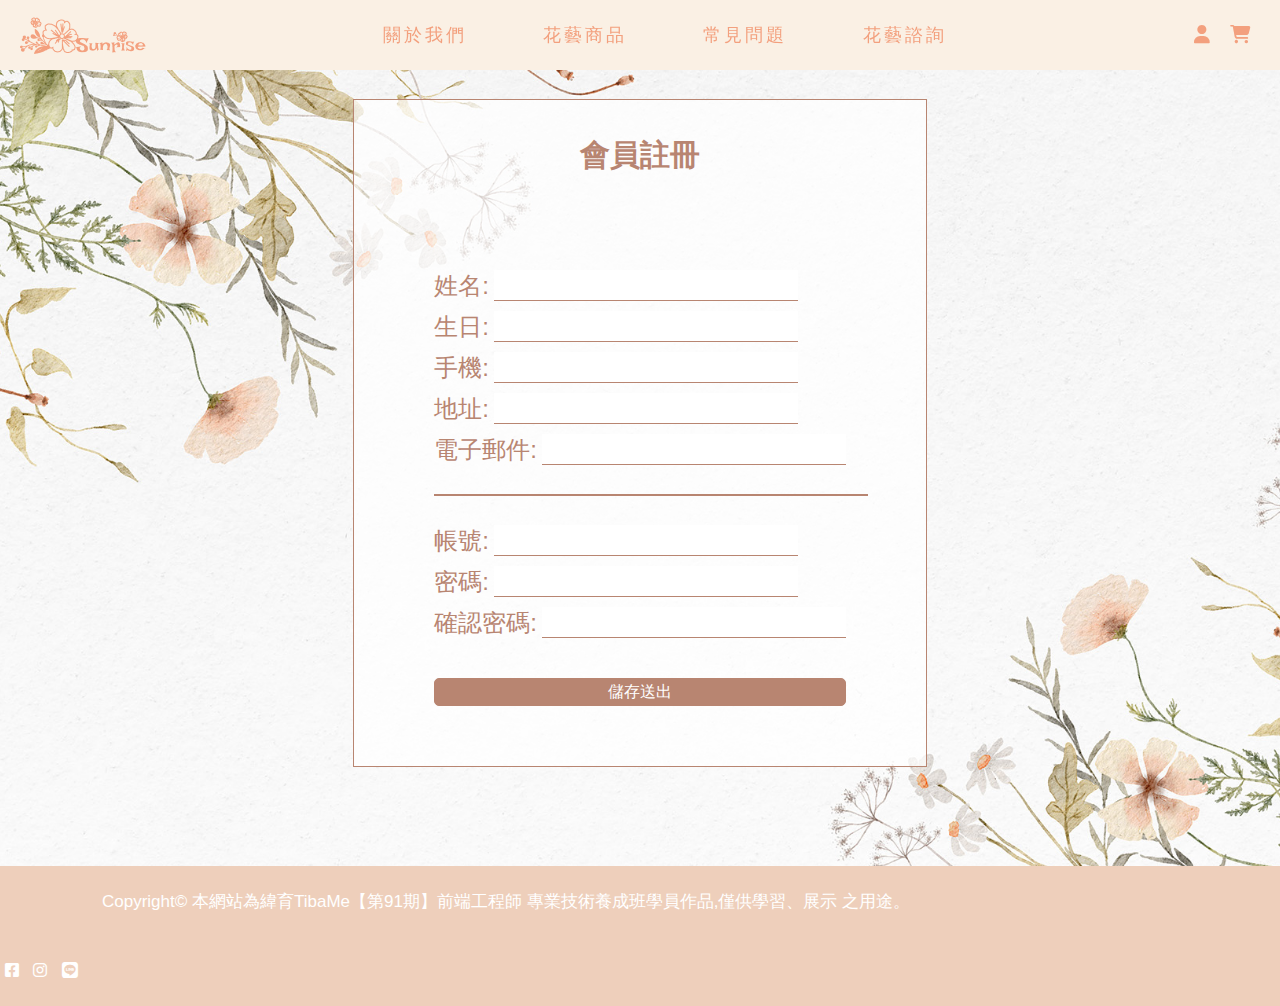
<file: sign.html>
<!DOCTYPE html>
<html lang="zh-Hant">
<head>
    <meta charset="UTF-8">
    <meta name="viewport" content="width=device-width, initial-scale=1.0">
    <title>Sunrise</title>
    <link rel="stylesheet" href="public/font-awesome/6.4.2/css/all.css">
    <link rel="stylesheet" href="public/font-awesome/6.4.2/css/v4-shims.css">  
    <link rel="stylesheet" href="css/sign.css">
    <link rel="stylesheet" href="css/shared.css">
</head>
<body>
<!-------------------------------- topMenu Start ----------------------------------->
    <header>  
        <div class="topNav">
            <a href="./index.html">
                <h1>Sunrise</h1>
            </a>

            <nav class="textMenu">
                <ul class="navList">
                    <li class="navItem"><a href="./aboutus.html">關於我們</a></li>
                    <li class="navItem">
                        <a href="#">花藝商品</a>
                        <ul class="productTypes">
                            <li>盆花</li>
                            <li>花束</li>
                            <li>乾燥花</li>
                            <li>
                                <a href="catalog.html">婚禮系列</a>
                            </li>
                            <li >高架花籃</li>
                        </ul>
                    </li>
                    <li class="navItem"><a href="faq.html">常見問題</a></li>
                    <li class="navItem"><a href="contactus.html">花藝諮詢</a></li>
                </ul>
            </nav>

            <nav class="iconMenu">
                <ul>
                    <li class="loginIcon"><a href="./login.html"><i class="fa-solid fa-user"></i></a></li>
                    <li class="phoneMenu">
                        <i class="fa-solid fa-bars"></i>
                    </li>
                    <li><a class="cartIcon"><i class="fa-solid fa-cart-shopping"></i></a></li>
                    <li class="valnum"><span>0</span></li>   
                </ul>
            </nav>

            <!-- 遮罩 -->
            <div class="phoneOverlay"></div>
            <!-- 漢堡bar -->
            <div class="phoneblock">
                <div class="menuCloseBlock">
                    <a class="menuCloseBtn "><i class="fa-solid fa-arrow-left"></i></a>
                    <p>CLOSE</p>
                </div>
                <ul class="phoneList">
                    <li class="phoneItem">關於我們</li>
                    <li class="phoneItem">花藝商品</li>
                    <li class="phoneItem">常見問題</li>
                    <li class="phoneItem">花藝諮詢</li>
                    <li class="phoneItem">會員登入</li>
                </ul>
                <div></div>
            </div>
        </div>
    </header>
<!-------------------------------- topMenu end ----------------------------------->
        
<!-------------------------------- main ----------------------------------->  
    <main class="signWrapper">
        <h2 class="signTitle">會員註冊</h2>
        
        <div class="signForm">
            <form action="">
                <ul class="signList">
                    <li class="signItem">
                        <label for="fullname">姓名:</label>
                        <input type="text" name="fullname" id="fullname">
                    </li>

                    <li class="signItem">
                        <label for="birthday">生日:</label>
                        <input type="text" name="birthday" id="birthday">
                    </li>
                    
                    <li class="signItem">
                        <label for="cellphone">手機:</label>
                        <input type="text" name="cellphone" id="cellphone">
                    </li>

                    <li class="signItem">
                        <label for="address">地址:</label>
                        <input type="text" name="address" id="address">
                    </li>

                    <li class="signItem">
                        <label for="email">電子郵件:</label>
                        <input type="email" name="email" id="email">
                    </li>
                <!-- -------------------------------- -->
                    <li class="separator"></li>


                    <li class="signItem">
                        <label for="username">帳號:</label>
                        <input type="text" name="username" id="username">
                    </li>

                    <li class="signItem">
                        <label for="password">密碼:</label>
                        <input type="password" name="password" id="password">
                    </li>

                    <li class="signItem">
                        <label for="password">確認密碼:</label>
                        <input type="password" name="password" id="password">
                    </li>

                    <li class="submitBtn">
                        <a href="signsuccess.html">儲存送出</a>
                    </li>
                </ul>
            </form>

        </div>

    </main>

    <!---------------------------------- footer -------------------------------->

    <footer>
        <div class="copyRight">
            <p>
                Copyright© 本網站為緯育TibaMe【第91期】前端工程師
                專業技術養成班學員作品,僅供學習、展示
                之用途。
            </p>
        </div>
        <div class="socialLink">
            <a href="#"><i class="fa-brands fa-square-facebook"></i></a>
            <a href="#"><i class="fa-brands fa-instagram"></i></a>
            <a href="#"><i class="fa-brands fa-line"></i></a>
        </div>
    </footer>
</body>
</html>
</file>
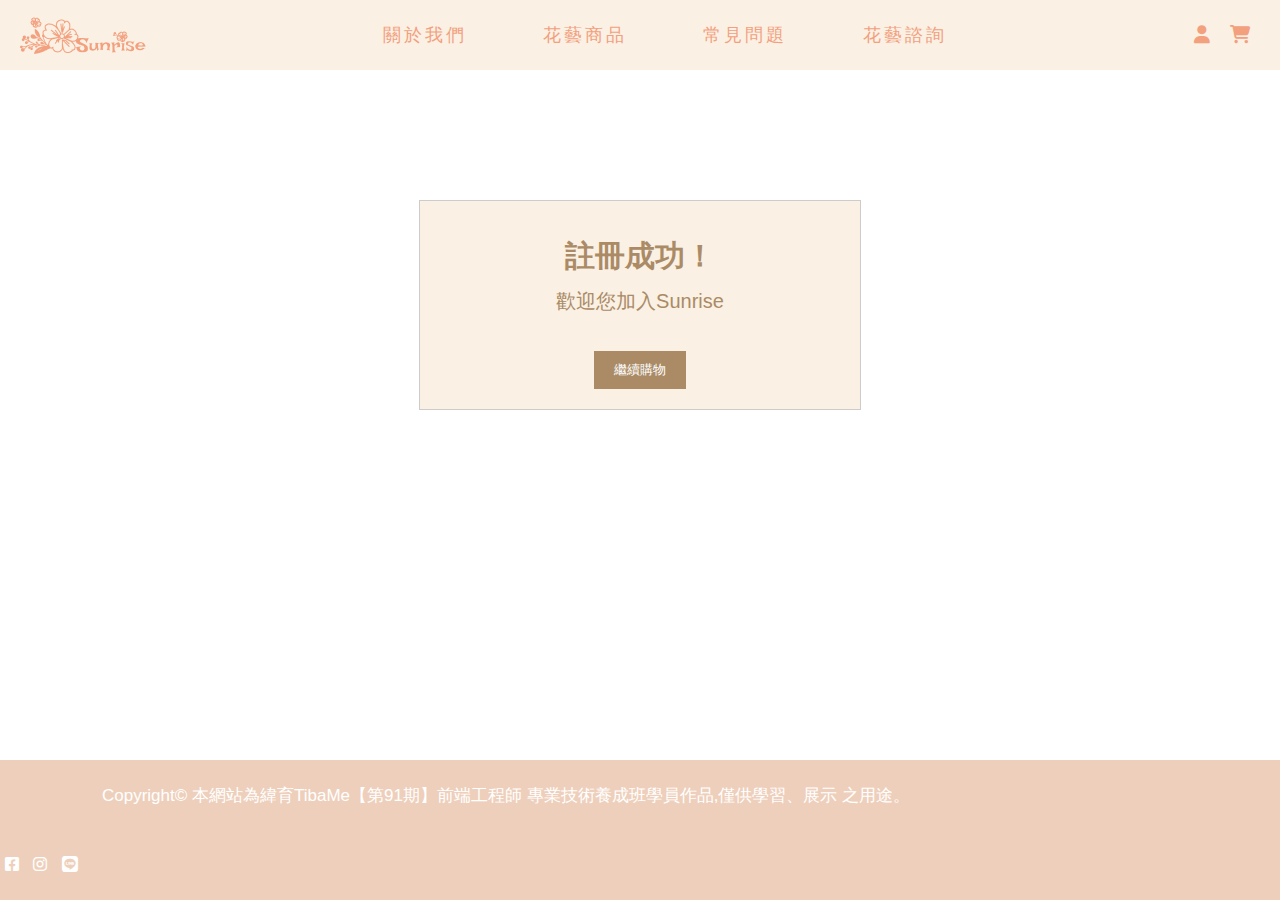
<file: signsuccess.html>
<!DOCTYPE html>
<html lang="zh-Hant">
    <head>
        <meta charset="UTF-8">
        <meta name="viewport" content="width=device-width, initial-scale=1.0">
        <title>Sunrise</title>
        <link rel="icon" href="./public/iconimage/flowerlogo.png">
        <link rel="stylesheet" href="public/font-awesome/6.4.2/css/all.css">
        <link rel="stylesheet" href="public/font-awesome/6.4.2/css/v4-shims.css">  
        <link rel="stylesheet" href="css/signsusess.css">
        <link rel="stylesheet" href="css/shared.css">
    </head>
    <body>

<!-------------------------------- topMenu Start ----------------------------------->
        <header>  
            <div class="topNav">
                <a href="./index.html">
                    <h1>Sunrise</h1>
                </a>

                <nav class="textMenu">
                    <ul class="navList">
                        <li class="navItem"><a href="./aboutus.html">關於我們</a></li>
                        <li class="navItem">
                            <a href="#">花藝商品</a>
                            <ul class="productTypes">
                                <li>盆花</li>
                                <li>花束</li>
                                <li>乾燥花</li>
                                <li>
                                    <a href="catalog.html">婚禮系列</a>
                                </li>
                                <li >高架花籃</li>
                            </ul>
                        </li>
                        <li class="navItem"><a href="faq.html">常見問題</a></li>
                        <li class="navItem"><a href="contactus.html">花藝諮詢</a></li>
                    </ul>
                </nav>

                <nav class="iconMenu">
                    <ul>
                        <li class="loginIcon"><a href="./login.html"><i class="fa-solid fa-user"></i></a></li>
                        <li class="phoneMenu">
                            <i class="fa-solid fa-bars"></i>
                        </li>
                        <li><a class="cartIcon"><i class="fa-solid fa-cart-shopping"></i></a></li>
                        <li class="valnum"><span>0</span></li>   
                    </ul>
                </nav>

                <!-- 遮罩 -->
                <div class="phoneOverlay"></div>
                <!-- 漢堡bar -->
                <div class="phoneblock">
                    <div class="menuCloseBlock">
                        <a class="menuCloseBtn "><i class="fa-solid fa-arrow-left"></i></a>
                        <p>CLOSE</p>
                    </div>
                    <ul class="phoneList">
                        <li class="phoneItem">關於我們</li>
                        <li class="phoneItem">花藝商品</li>
                        <li class="phoneItem">常見問題</li>
                        <li class="phoneItem">花藝諮詢</li>
                        <li class="phoneItem">會員登入</li>
                    </ul>
                    <div></div>
                </div>
            </div>
        </header>
<!-------------------------------- topMenu end ----------------------------------->
                   
<!-------------------------------- main ----------------------------------->  
        <main>
            <div class="signSuccess">
                <h1>註冊成功！</h1>
                <p>歡迎您加入Sunrise</p>

                <button id="returnIndex">繼續購物</button>
        </main>


<!---------------------------------- footer -------------------------------->

        <footer>
            <div class="copyRight">
                <p>
                    Copyright© 本網站為緯育TibaMe【第91期】前端工程師
                    專業技術養成班學員作品,僅供學習、展示
                    之用途。
                </p>
            </div>
            <div class="socialLink">
                <a href="#"><i class="fa-brands fa-square-facebook"></i></a>
                <a href="#"><i class="fa-brands fa-instagram"></i></a>
                <a href="#"><i class="fa-brands fa-line"></i></a>
            </div>
        </footer>

        <script>

            document.addEventListener('DOMContentLoaded', function() {

                const returnHomeButton = document.getElementById('returnIndex');

                returnHomeButton.addEventListener('click', function() {
                    window.location.href = 'index.html'; 
                });
            });
        </script>
    </body>
</html>
</file>
<file: css/shared.css>
/* --------------- 共同header和footer --------------- */
body{
    font-family: Verdana, Geneva, Tahoma, sans-serif;
    /* min-height: 100vh; */
    margin: 0;
}

header{
    width: 100%;
    /* background-color: #FAF0E4;
    height: 70px;
    line-height: 70px;
    position: fixed;
    top: 0;
    z-index: 5; */
}

.topNav{
    display: flex;

    width: 100%;
    background-color: #FAF0E4;
    height: 70px;
    line-height: 70px;
    position: fixed;
    top: 0;
    z-index: 5;
}
/* ------------------- LOGO ------------------- */
.topNav h1{
    margin-left: 20px;
    top: 0;
    line-height: 70px;
    background-image: url(../img/LOGO.png);
    background-repeat: no-repeat;
    background-size: contain;
    background-position: center;
    width: 126px;
    text-indent: -9999px;
}

/* ------------------- text nav ------------------- */

.textMenu{
    width: 50%;
    margin: 0 auto;
    position: relative;
}

.navList{
    display: flex;
    letter-spacing: 3px;
    justify-content: center;
    font-size: 18px;
}

.navItem{
    width: 50%;
    display: block;
    color: #F3A07E;
    line-height: 70px;
    text-decoration: none;
    text-align: center;
    font-size: 18px;
}

.navItem a{
    display: block;
    color: #F3A07E;
    line-height: 70px;
    text-decoration: none;
    text-align: center;
}    

.navItem:hover{
    background-color: #f1d4b7;
    font-weight: bold;
    cursor: pointer;
}

/*----------------------- 花藝商品的子單 -----------------------*/
.productTypes{
    display: none;
    background-color: #FAF0E4;
    position: absolute;
    z-index: 2;
    width: 25%;
    font-weight: normal;
    font-size: 18px;
}

.productTypes li{
    font-weight: normal;
}

.productTypes li:hover{
    background-color: #f1d4b7;
    font-weight: bold;
    cursor: pointer;
}

.navItem:hover > .productTypes{
    display: block;
    cursor: pointer;
}
/*---------------- 遮罩 ----------------*/ 
.webOverlay{
    display: none; 
    position: fixed;
    top: 0;
    left: 0;
    width: 100%;
    height: 100vh;
    background-color: rgba(0, 0, 0, 0.5); 
    z-index: 10; 
}
/* ---------------------------- slidebar ---------------------------- */
#cartslidbarBlock{
    background-color: #fff;
    position: fixed;
    top:0;
    right: -370px;
    width: 370px;
    height: 100vh;
    z-index: 11;
    overflow-y: auto;
    display: flex; 
    flex-direction: column; 
    align-items: center;
    transition: transform 0.5s;
}
/*---------------- 購物車清單 ----------------*/

.cartslidbarTitle{
    display: flex;
    padding: 20px;
    margin: 20px auto 20px auto;
    width: 80%;
    border-bottom: 1px solid #AA8B66;
}

.cartcloseBtn{
    padding: 10px;
    color: #AA8B66;
    font-size: 18px;
    cursor: pointer;
}

.cartslidbarTitle h4{
    margin: 0 auto;
    text-align: center;
    width: 100%;
    padding: 5px 5px 5px 0;
    font-size: 24px;
    color: #AA8B66;
}

/*---------------- 購物車清單商品列 ----------------*/
.cartslidbarList{
    width: 100%;
    /* overflow-y: auto; */
    display: flex;
    flex-direction: column;
    /* height: calc(100% - 70px - 70px); */
}

.cartslidbarItem{
    padding: 20px;
}

.cartslidbarItem a{
    display: flex;
    text-decoration: none;
    color: #AA8B66;
}
.cartslidbarPrice{
    margin-right: 60px;
    font-size: 18px;
    align-items: center;
}

.cartslidbarPrice h3{
    margin-bottom: 5px;
}

.cartslidbarPrice h4{
    margin-bottom: 10px;
}

.cartslidbarPrice p{
    font-size: 16px;
}
.cartslidbarItem img{
    width: 20%;
    height: 20%;
    margin-right: 20px;
}

.gotoPayment{
    outline: 1px solid #AA8B66;
    display: block;
    text-align: center;
    text-decoration: none;
    background-color: #AA8B66;
    color: #fff;
    width: 100%;
    height: 50px;
    line-height: 50px;
}

.fa-regular{
    font-size: 18px;
}
/* ------------------- icon nav ------------------- */

.iconMenu{
    display: flex;
    margin-right: 20px;
}

.iconMenu .fa-solid{
    color: #F3A07E;
    font-size: 18px;
}

.iconMenu ul{
    display: flex;
    /* margin-right: 10px; */
}

.iconMenu li{
    /* margin-left: 10px; */
    cursor: pointer;
    font-size: 18px;
}

.iconMenu li:hover{
    transform: scale(1.5);
}

.iconMenu li a{
    display: block;
    padding: 0 10px;
}

/* -------------- 手機 --------------- */
.phoneMenu{
    display: none;
}

.phoneblock{
    display: none;
}


/*----------------- 購物車上方的數量 --------------*/
.valnum{
    position: relative;
    right: 10px;
    top: 10px;
    outline: 1px solid #F3A07E;
    background-color: #fff;
    width: 5px;
    height: 5px;
    border-radius: 99em;
    text-align: center;
    padding: 5px;
    display: none;
}

.valnum span {
    position: absolute; 
    top: 50%; 
    left: 50%; 
    transform: translate(-50%, -50%); 
    font-size: 8px;
    color: #F3A07E;
}




/* ---------- footer ------------- */

footer{
    background-color: #EECFBB;
    width: 100%; 
}

.copyRight{
    display: flex;
    align-items: center;
    justify-content: space-between;
    margin: 0 auto;
    font-size: 18px;
    color: white;
    text-align: center;
    padding-left: calc(10px + 92px);
    height: 70px;
}

.footerInfo{
    margin: 0 auto;
}


/* ---------------- icon ---------------- */
.socialLink{
    margin-right: 10px;
    line-height: 70px;
    flex-shrink: 0;
}

.socialLink .fa-brands{
    color: #fff;
    margin: 0 5px;
}

/* --------------------------- 斷點 ----------------------------- */
@media screen and (max-width: 1280px) {
    .copyRight{
        font-size: 17px;
    }
}

@media screen and (max-width: 1024px) {

    .topNav{
        height: 60px;
        line-height: 60px;
    }
    header h1{
        line-height: 60px;
    }

    /* 導覽列關閉 */
    .textMenu{
        display: none;
    }
    .loginIcon{
        display: none; 
    }
    
    .iconMenu{
        width: 100%;
        margin-right: 15px;
    }
    .iconMenu ul{
        width: 100%;
        display: flex;
        justify-content: flex-end;
    }
    /* --------- Max:992px-漢堡Bar --------- */
    .phoneMenu{
        display: block;
    }

    .phoneblock{
        display: block;
        position: fixed;
        top: 0 ;
        right: -1000px;
        z-index: 11;
        background-color: #fff;
        color: #AA8B66;
        width: 50%;
        height: 100%;
        transition: right 0.3s ease;
    } 
   
    .phoneList{
        display: flex;
        flex-direction: column;
        height: 100%;
    }
    .menuCloseBlock{
        display: flex; 
    }

    .menuCloseBtn{
        margin-left: 10px;
        margin-right: 10px;
    }

    .menuCloseBtn i{
        font-size: 25px;
        line-height: 25px;
    }
    .menuCloseBlock{
        font-size: 18px;
    }

    .phoneItem{
        text-align: left;
        font-size: 20px;
        color: #AA8B66;
        padding-left: 20px;
        letter-spacing: 5px;
        border-bottom: 1px solid #AA8B66;
    }

    .phoneItem .login{
        border-bottom: 2px solid #AA8B66;

    }

    .phoneItem a{
        text-decoration: none;
        color: #AA8B66;
    }
    .phoneItem:hover{
        background-color: #FAF0E4;
        cursor: pointer;
    }

    /*---------------- 遮罩 ----------------*/ 
    .phoneOverlay{
    display: none; 
    position: fixed;
    top: 0;
    left: 0;
    width: 100%;
    height: 100vh;
    background-color: rgba(0, 0, 0, 0.5); 
    z-index: 10; 
    }

    /* ------------------ footer ------------------ */
  

    .copyRight{
        padding: 10px;
        flex-direction: row;
        height: 70px;
    }

    .footerInfo{
        display: inline-block;
        text-align: left;
        font-size: 18px;
        line-height: 18px;
    }

    .socialLink{
        display: inline-block;
        margin-left: 10px;
        line-height: 0;
        flex-shrink: 0;
    }
    
    .socialLink .fa-brands{
        color: #fff;
        margin: 0 5px;
    }

}

/* -------------------  手機 ------------------- */
@media screen and (max-width: 768px) {

    header{
        min-width: 100%;
    }

    .breadcrumbNav{
        font-size: 14px;
        text-align: center;
    }
    .searchLabel{
        display: none;
    }
    .orderBy{
        width: 100%;
    }
    .topNav{
        height: 50px;
        line-height: 50px;
    }
    .topNav h1{
        line-height: 50px;
    }
    .productTitle h2{
        font-size: 24px;
    }
    .iconMenu .fa-solid{
        font-size: 14px;
        line-height: 50px;
    }
    .copyRight{
        flex-direction: column;
    }
    
    .footerInfo{
        font-size: 14px;
    }
}
</file>
<file: public/toastr/toastr.css>
/*
 * Note that this is toastr v2.1.3, the "latest" version in url has no more maintenance,
 * please go to https://cdnjs.com/libraries/toastr.js and pick a certain version you want to use,
 * make sure you copy the url from the website since the url may change between versions.
 * */
.toast-title {
  font-weight: bold;
}
.toast-message {
  -ms-word-wrap: break-word;
  word-wrap: break-word;
}
.toast-message a,
.toast-message label {
  color: #FFFFFF;
}
.toast-message a:hover {
  color: #CCCCCC;
  text-decoration: none;
}
.toast-close-button {
  position: relative;
  right: -0.3em;
  top: -0.3em;
  float: right;
  font-size: 20px;
  font-weight: bold;
  color: #FFFFFF;
  -webkit-text-shadow: 0 1px 0 #ffffff;
  text-shadow: 0 1px 0 #ffffff;
  opacity: 0.8;
  -ms-filter: progid:DXImageTransform.Microsoft.Alpha(Opacity=80);
  filter: alpha(opacity=80);
  line-height: 1;
}
.toast-close-button:hover,
.toast-close-button:focus {
  color: #000000;
  text-decoration: none;
  cursor: pointer;
  opacity: 0.4;
  -ms-filter: progid:DXImageTransform.Microsoft.Alpha(Opacity=40);
  filter: alpha(opacity=40);
}
.rtl .toast-close-button {
  left: -0.3em;
  float: left;
  right: 0.3em;
}
/*Additional properties for button version
 iOS requires the button element instead of an anchor tag.
 If you want the anchor version, it requires `href="#"`.*/
button.toast-close-button {
  padding: 0;
  cursor: pointer;
  background: transparent;
  border: 0;
  -webkit-appearance: none;
}
.toast-top-center {
  top: 0;
  right: 0;
  width: 100%;
}
.toast-bottom-center {
  bottom: 0;
  right: 0;
  width: 100%;
}
.toast-top-full-width {
  top: 0;
  right: 0;
  width: 100%;
}
.toast-bottom-full-width {
  bottom: 0;
  right: 0;
  width: 100%;
}
.toast-top-left {
  top: 12px;
  left: 12px;
}
.toast-top-right {
  top: 12px;
  right: 12px;
}
.toast-bottom-right {
  right: 12px;
  bottom: 12px;
}
.toast-bottom-left {
  bottom: 12px;
  left: 12px;
}
#toast-container {
  position: fixed;
  z-index: 999999;
  pointer-events: none;
  /*overrides*/
}
#toast-container * {
  -moz-box-sizing: border-box;
  -webkit-box-sizing: border-box;
  box-sizing: border-box;
}
#toast-container > div {
  position: relative;
  pointer-events: auto;
  overflow: hidden;
  margin: 0 0 6px;
  padding: 15px 15px 15px 50px;
  width: 300px;
  -moz-border-radius: 3px 3px 3px 3px;
  -webkit-border-radius: 3px 3px 3px 3px;
  border-radius: 3px 3px 3px 3px;
  background-position: 15px center;
  background-repeat: no-repeat;
  -moz-box-shadow: 0 0 12px #999999;
  -webkit-box-shadow: 0 0 12px #999999;
  box-shadow: 0 0 12px #999999;
  color: #FFFFFF;
  opacity: 0.8;
  -ms-filter: progid:DXImageTransform.Microsoft.Alpha(Opacity=80);
  filter: alpha(opacity=80);
}
#toast-container > div.rtl {
  direction: rtl;
  padding: 15px 50px 15px 15px;
  background-position: right 15px center;
}
#toast-container > div:hover {
  -moz-box-shadow: 0 0 12px #000000;
  -webkit-box-shadow: 0 0 12px #000000;
  box-shadow: 0 0 12px #000000;
  opacity: 1;
  -ms-filter: progid:DXImageTransform.Microsoft.Alpha(Opacity=100);
  filter: alpha(opacity=100);
  cursor: pointer;
}
#toast-container > .toast-info {
  background-image: url("[data-uri]") !important;
}
#toast-container > .toast-error {
  background-image: url("[data-uri]") !important;
}
#toast-container > .toast-success {
  background-image: url("[data-uri]") !important;
}
#toast-container > .toast-warning {
  background-image: url("[data-uri]") !important;
}
#toast-container.toast-top-center > div,
#toast-container.toast-bottom-center > div {
  width: 300px;
  margin-left: auto;
  margin-right: auto;
}
#toast-container.toast-top-full-width > div,
#toast-container.toast-bottom-full-width > div {
  width: 96%;
  margin-left: auto;
  margin-right: auto;
}
.toast {
  background-color: #030303;
}
.toast-success {
  background-color: #51A351;
}
.toast-error {
  background-color: #BD362F;
}
.toast-info {
  background-color: #2F96B4;
}
.toast-warning {
  background-color: #F89406;
}
.toast-progress {
  position: absolute;
  left: 0;
  bottom: 0;
  height: 4px;
  background-color: #000000;
  opacity: 0.4;
  -ms-filter: progid:DXImageTransform.Microsoft.Alpha(Opacity=40);
  filter: alpha(opacity=40);
}
/*Responsive Design*/
@media all and (max-width: 240px) {
  #toast-container > div {
    padding: 8px 8px 8px 50px;
    width: 11em;
  }
  #toast-container > div.rtl {
    padding: 8px 50px 8px 8px;
  }
  #toast-container .toast-close-button {
    right: -0.2em;
    top: -0.2em;
  }
  #toast-container .rtl .toast-close-button {
    left: -0.2em;
    right: 0.2em;
  }
}
@media all and (min-width: 241px) and (max-width: 480px) {
  #toast-container > div {
    padding: 8px 8px 8px 50px;
    width: 18em;
  }
  #toast-container > div.rtl {
    padding: 8px 50px 8px 8px;
  }
  #toast-container .toast-close-button {
    right: -0.2em;
    top: -0.2em;
  }
  #toast-container .rtl .toast-close-button {
    left: -0.2em;
    right: 0.2em;
  }
}
@media all and (min-width: 481px) and (max-width: 768px) {
  #toast-container > div {
    padding: 15px 15px 15px 50px;
    width: 25em;
  }
  #toast-container > div.rtl {
    padding: 15px 50px 15px 15px;
  }
}
</file>
<file: public/font-awesome/6.4.2/css/v4-shims.css>
/*!
 * Font Awesome Free 6.4.2 by @fontawesome - https://fontawesome.com
 * License - https://fontawesome.com/license/free (Icons: CC BY 4.0, Fonts: SIL OFL 1.1, Code: MIT License)
 * Copyright 2023 Fonticons, Inc.
 */
.fa.fa-glass:before {
  content: "\f000"; }

.fa.fa-envelope-o {
  font-family: 'Font Awesome 6 Free';
  font-weight: 400; }

.fa.fa-envelope-o:before {
  content: "\f0e0"; }

.fa.fa-star-o {
  font-family: 'Font Awesome 6 Free';
  font-weight: 400; }

.fa.fa-star-o:before {
  content: "\f005"; }

.fa.fa-remove:before {
  content: "\f00d"; }

.fa.fa-close:before {
  content: "\f00d"; }

.fa.fa-gear:before {
  content: "\f013"; }

.fa.fa-trash-o {
  font-family: 'Font Awesome 6 Free';
  font-weight: 400; }

.fa.fa-trash-o:before {
  content: "\f2ed"; }

.fa.fa-home:before {
  content: "\f015"; }

.fa.fa-file-o {
  font-family: 'Font Awesome 6 Free';
  font-weight: 400; }

.fa.fa-file-o:before {
  content: "\f15b"; }

.fa.fa-clock-o {
  font-family: 'Font Awesome 6 Free';
  font-weight: 400; }

.fa.fa-clock-o:before {
  content: "\f017"; }

.fa.fa-arrow-circle-o-down {
  font-family: 'Font Awesome 6 Free';
  font-weight: 400; }

.fa.fa-arrow-circle-o-down:before {
  content: "\f358"; }

.fa.fa-arrow-circle-o-up {
  font-family: 'Font Awesome 6 Free';
  font-weight: 400; }

.fa.fa-arrow-circle-o-up:before {
  content: "\f35b"; }

.fa.fa-play-circle-o {
  font-family: 'Font Awesome 6 Free';
  font-weight: 400; }

.fa.fa-play-circle-o:before {
  content: "\f144"; }

.fa.fa-repeat:before {
  content: "\f01e"; }

.fa.fa-rotate-right:before {
  content: "\f01e"; }

.fa.fa-refresh:before {
  content: "\f021"; }

.fa.fa-list-alt {
  font-family: 'Font Awesome 6 Free';
  font-weight: 400; }

.fa.fa-list-alt:before {
  content: "\f022"; }

.fa.fa-dedent:before {
  content: "\f03b"; }

.fa.fa-video-camera:before {
  content: "\f03d"; }

.fa.fa-picture-o {
  font-family: 'Font Awesome 6 Free';
  font-weight: 400; }

.fa.fa-picture-o:before {
  content: "\f03e"; }

.fa.fa-photo {
  font-family: 'Font Awesome 6 Free';
  font-weight: 400; }

.fa.fa-photo:before {
  content: "\f03e"; }

.fa.fa-image {
  font-family: 'Font Awesome 6 Free';
  font-weight: 400; }

.fa.fa-image:before {
  content: "\f03e"; }

.fa.fa-map-marker:before {
  content: "\f3c5"; }

.fa.fa-pencil-square-o {
  font-family: 'Font Awesome 6 Free';
  font-weight: 400; }

.fa.fa-pencil-square-o:before {
  content: "\f044"; }

.fa.fa-edit {
  font-family: 'Font Awesome 6 Free';
  font-weight: 400; }

.fa.fa-edit:before {
  content: "\f044"; }

.fa.fa-share-square-o:before {
  content: "\f14d"; }

.fa.fa-check-square-o {
  font-family: 'Font Awesome 6 Free';
  font-weight: 400; }

.fa.fa-check-square-o:before {
  content: "\f14a"; }

.fa.fa-arrows:before {
  content: "\f0b2"; }

.fa.fa-times-circle-o {
  font-family: 'Font Awesome 6 Free';
  font-weight: 400; }

.fa.fa-times-circle-o:before {
  content: "\f057"; }

.fa.fa-check-circle-o {
  font-family: 'Font Awesome 6 Free';
  font-weight: 400; }

.fa.fa-check-circle-o:before {
  content: "\f058"; }

.fa.fa-mail-forward:before {
  content: "\f064"; }

.fa.fa-expand:before {
  content: "\f424"; }

.fa.fa-compress:before {
  content: "\f422"; }

.fa.fa-eye {
  font-family: 'Font Awesome 6 Free';
  font-weight: 400; }

.fa.fa-eye-slash {
  font-family: 'Font Awesome 6 Free';
  font-weight: 400; }

.fa.fa-warning:before {
  content: "\f071"; }

.fa.fa-calendar:before {
  content: "\f073"; }

.fa.fa-arrows-v:before {
  content: "\f338"; }

.fa.fa-arrows-h:before {
  content: "\f337"; }

.fa.fa-bar-chart:before {
  content: "\e0e3"; }

.fa.fa-bar-chart-o:before {
  content: "\e0e3"; }

.fa.fa-twitter-square {
  font-family: 'Font Awesome 6 Brands';
  font-weight: 400; }

.fa.fa-twitter-square:before {
  content: "\f081"; }

.fa.fa-facebook-square {
  font-family: 'Font Awesome 6 Brands';
  font-weight: 400; }

.fa.fa-facebook-square:before {
  content: "\f082"; }

.fa.fa-gears:before {
  content: "\f085"; }

.fa.fa-thumbs-o-up {
  font-family: 'Font Awesome 6 Free';
  font-weight: 400; }

.fa.fa-thumbs-o-up:before {
  content: "\f164"; }

.fa.fa-thumbs-o-down {
  font-family: 'Font Awesome 6 Free';
  font-weight: 400; }

.fa.fa-thumbs-o-down:before {
  content: "\f165"; }

.fa.fa-heart-o {
  font-family: 'Font Awesome 6 Free';
  font-weight: 400; }

.fa.fa-heart-o:before {
  content: "\f004"; }

.fa.fa-sign-out:before {
  content: "\f2f5"; }

.fa.fa-linkedin-square {
  font-family: 'Font Awesome 6 Brands';
  font-weight: 400; }

.fa.fa-linkedin-square:before {
  content: "\f08c"; }

.fa.fa-thumb-tack:before {
  content: "\f08d"; }

.fa.fa-external-link:before {
  content: "\f35d"; }

.fa.fa-sign-in:before {
  content: "\f2f6"; }

.fa.fa-github-square {
  font-family: 'Font Awesome 6 Brands';
  font-weight: 400; }

.fa.fa-github-square:before {
  content: "\f092"; }

.fa.fa-lemon-o {
  font-family: 'Font Awesome 6 Free';
  font-weight: 400; }

.fa.fa-lemon-o:before {
  content: "\f094"; }

.fa.fa-square-o {
  font-family: 'Font Awesome 6 Free';
  font-weight: 400; }

.fa.fa-square-o:before {
  content: "\f0c8"; }

.fa.fa-bookmark-o {
  font-family: 'Font Awesome 6 Free';
  font-weight: 400; }

.fa.fa-bookmark-o:before {
  content: "\f02e"; }

.fa.fa-twitter {
  font-family: 'Font Awesome 6 Brands';
  font-weight: 400; }

.fa.fa-facebook {
  font-family: 'Font Awesome 6 Brands';
  font-weight: 400; }

.fa.fa-facebook:before {
  content: "\f39e"; }

.fa.fa-facebook-f {
  font-family: 'Font Awesome 6 Brands';
  font-weight: 400; }

.fa.fa-facebook-f:before {
  content: "\f39e"; }

.fa.fa-github {
  font-family: 'Font Awesome 6 Brands';
  font-weight: 400; }

.fa.fa-credit-card {
  font-family: 'Font Awesome 6 Free';
  font-weight: 400; }

.fa.fa-feed:before {
  content: "\f09e"; }

.fa.fa-hdd-o {
  font-family: 'Font Awesome 6 Free';
  font-weight: 400; }

.fa.fa-hdd-o:before {
  content: "\f0a0"; }

.fa.fa-hand-o-right {
  font-family: 'Font Awesome 6 Free';
  font-weight: 400; }

.fa.fa-hand-o-right:before {
  content: "\f0a4"; }

.fa.fa-hand-o-left {
  font-family: 'Font Awesome 6 Free';
  font-weight: 400; }

.fa.fa-hand-o-left:before {
  content: "\f0a5"; }

.fa.fa-hand-o-up {
  font-family: 'Font Awesome 6 Free';
  font-weight: 400; }

.fa.fa-hand-o-up:before {
  content: "\f0a6"; }

.fa.fa-hand-o-down {
  font-family: 'Font Awesome 6 Free';
  font-weight: 400; }

.fa.fa-hand-o-down:before {
  content: "\f0a7"; }

.fa.fa-globe:before {
  content: "\f57d"; }

.fa.fa-tasks:before {
  content: "\f828"; }

.fa.fa-arrows-alt:before {
  content: "\f31e"; }

.fa.fa-group:before {
  content: "\f0c0"; }

.fa.fa-chain:before {
  content: "\f0c1"; }

.fa.fa-cut:before {
  content: "\f0c4"; }

.fa.fa-files-o {
  font-family: 'Font Awesome 6 Free';
  font-weight: 400; }

.fa.fa-files-o:before {
  content: "\f0c5"; }

.fa.fa-floppy-o {
  font-family: 'Font Awesome 6 Free';
  font-weight: 400; }

.fa.fa-floppy-o:before {
  content: "\f0c7"; }

.fa.fa-save {
  font-family: 'Font Awesome 6 Free';
  font-weight: 400; }

.fa.fa-save:before {
  content: "\f0c7"; }

.fa.fa-navicon:before {
  content: "\f0c9"; }

.fa.fa-reorder:before {
  content: "\f0c9"; }

.fa.fa-magic:before {
  content: "\e2ca"; }

.fa.fa-pinterest {
  font-family: 'Font Awesome 6 Brands';
  font-weight: 400; }

.fa.fa-pinterest-square {
  font-family: 'Font Awesome 6 Brands';
  font-weight: 400; }

.fa.fa-pinterest-square:before {
  content: "\f0d3"; }

.fa.fa-google-plus-square {
  font-family: 'Font Awesome 6 Brands';
  font-weight: 400; }

.fa.fa-google-plus-square:before {
  content: "\f0d4"; }

.fa.fa-google-plus {
  font-family: 'Font Awesome 6 Brands';
  font-weight: 400; }

.fa.fa-google-plus:before {
  content: "\f0d5"; }

.fa.fa-money:before {
  content: "\f3d1"; }

.fa.fa-unsorted:before {
  content: "\f0dc"; }

.fa.fa-sort-desc:before {
  content: "\f0dd"; }

.fa.fa-sort-asc:before {
  content: "\f0de"; }

.fa.fa-linkedin {
  font-family: 'Font Awesome 6 Brands';
  font-weight: 400; }

.fa.fa-linkedin:before {
  content: "\f0e1"; }

.fa.fa-rotate-left:before {
  content: "\f0e2"; }

.fa.fa-legal:before {
  content: "\f0e3"; }

.fa.fa-tachometer:before {
  content: "\f625"; }

.fa.fa-dashboard:before {
  content: "\f625"; }

.fa.fa-comment-o {
  font-family: 'Font Awesome 6 Free';
  font-weight: 400; }

.fa.fa-comment-o:before {
  content: "\f075"; }

.fa.fa-comments-o {
  font-family: 'Font Awesome 6 Free';
  font-weight: 400; }

.fa.fa-comments-o:before {
  content: "\f086"; }

.fa.fa-flash:before {
  content: "\f0e7"; }

.fa.fa-clipboard:before {
  content: "\f0ea"; }

.fa.fa-lightbulb-o {
  font-family: 'Font Awesome 6 Free';
  font-weight: 400; }

.fa.fa-lightbulb-o:before {
  content: "\f0eb"; }

.fa.fa-exchange:before {
  content: "\f362"; }

.fa.fa-cloud-download:before {
  content: "\f0ed"; }

.fa.fa-cloud-upload:before {
  content: "\f0ee"; }

.fa.fa-bell-o {
  font-family: 'Font Awesome 6 Free';
  font-weight: 400; }

.fa.fa-bell-o:before {
  content: "\f0f3"; }

.fa.fa-cutlery:before {
  content: "\f2e7"; }

.fa.fa-file-text-o {
  font-family: 'Font Awesome 6 Free';
  font-weight: 400; }

.fa.fa-file-text-o:before {
  content: "\f15c"; }

.fa.fa-building-o {
  font-family: 'Font Awesome 6 Free';
  font-weight: 400; }

.fa.fa-building-o:before {
  content: "\f1ad"; }

.fa.fa-hospital-o {
  font-family: 'Font Awesome 6 Free';
  font-weight: 400; }

.fa.fa-hospital-o:before {
  content: "\f0f8"; }

.fa.fa-tablet:before {
  content: "\f3fa"; }

.fa.fa-mobile:before {
  content: "\f3cd"; }

.fa.fa-mobile-phone:before {
  content: "\f3cd"; }

.fa.fa-circle-o {
  font-family: 'Font Awesome 6 Free';
  font-weight: 400; }

.fa.fa-circle-o:before {
  content: "\f111"; }

.fa.fa-mail-reply:before {
  content: "\f3e5"; }

.fa.fa-github-alt {
  font-family: 'Font Awesome 6 Brands';
  font-weight: 400; }

.fa.fa-folder-o {
  font-family: 'Font Awesome 6 Free';
  font-weight: 400; }

.fa.fa-folder-o:before {
  content: "\f07b"; }

.fa.fa-folder-open-o {
  font-family: 'Font Awesome 6 Free';
  font-weight: 400; }

.fa.fa-folder-open-o:before {
  content: "\f07c"; }

.fa.fa-smile-o {
  font-family: 'Font Awesome 6 Free';
  font-weight: 400; }

.fa.fa-smile-o:before {
  content: "\f118"; }

.fa.fa-frown-o {
  font-family: 'Font Awesome 6 Free';
  font-weight: 400; }

.fa.fa-frown-o:before {
  content: "\f119"; }

.fa.fa-meh-o {
  font-family: 'Font Awesome 6 Free';
  font-weight: 400; }

.fa.fa-meh-o:before {
  content: "\f11a"; }

.fa.fa-keyboard-o {
  font-family: 'Font Awesome 6 Free';
  font-weight: 400; }

.fa.fa-keyboard-o:before {
  content: "\f11c"; }

.fa.fa-flag-o {
  font-family: 'Font Awesome 6 Free';
  font-weight: 400; }

.fa.fa-flag-o:before {
  content: "\f024"; }

.fa.fa-mail-reply-all:before {
  content: "\f122"; }

.fa.fa-star-half-o {
  font-family: 'Font Awesome 6 Free';
  font-weight: 400; }

.fa.fa-star-half-o:before {
  content: "\f5c0"; }

.fa.fa-star-half-empty {
  font-family: 'Font Awesome 6 Free';
  font-weight: 400; }

.fa.fa-star-half-empty:before {
  content: "\f5c0"; }

.fa.fa-star-half-full {
  font-family: 'Font Awesome 6 Free';
  font-weight: 400; }

.fa.fa-star-half-full:before {
  content: "\f5c0"; }

.fa.fa-code-fork:before {
  content: "\f126"; }

.fa.fa-chain-broken:before {
  content: "\f127"; }

.fa.fa-unlink:before {
  content: "\f127"; }

.fa.fa-calendar-o {
  font-family: 'Font Awesome 6 Free';
  font-weight: 400; }

.fa.fa-calendar-o:before {
  content: "\f133"; }

.fa.fa-maxcdn {
  font-family: 'Font Awesome 6 Brands';
  font-weight: 400; }

.fa.fa-html5 {
  font-family: 'Font Awesome 6 Brands';
  font-weight: 400; }

.fa.fa-css3 {
  font-family: 'Font Awesome 6 Brands';
  font-weight: 400; }

.fa.fa-unlock-alt:before {
  content: "\f09c"; }

.fa.fa-minus-square-o {
  font-family: 'Font Awesome 6 Free';
  font-weight: 400; }

.fa.fa-minus-square-o:before {
  content: "\f146"; }

.fa.fa-level-up:before {
  content: "\f3bf"; }

.fa.fa-level-down:before {
  content: "\f3be"; }

.fa.fa-pencil-square:before {
  content: "\f14b"; }

.fa.fa-external-link-square:before {
  content: "\f360"; }

.fa.fa-compass {
  font-family: 'Font Awesome 6 Free';
  font-weight: 400; }

.fa.fa-caret-square-o-down {
  font-family: 'Font Awesome 6 Free';
  font-weight: 400; }

.fa.fa-caret-square-o-down:before {
  content: "\f150"; }

.fa.fa-toggle-down {
  font-family: 'Font Awesome 6 Free';
  font-weight: 400; }

.fa.fa-toggle-down:before {
  content: "\f150"; }

.fa.fa-caret-square-o-up {
  font-family: 'Font Awesome 6 Free';
  font-weight: 400; }

.fa.fa-caret-square-o-up:before {
  content: "\f151"; }

.fa.fa-toggle-up {
  font-family: 'Font Awesome 6 Free';
  font-weight: 400; }

.fa.fa-toggle-up:before {
  content: "\f151"; }

.fa.fa-caret-square-o-right {
  font-family: 'Font Awesome 6 Free';
  font-weight: 400; }

.fa.fa-caret-square-o-right:before {
  content: "\f152"; }

.fa.fa-toggle-right {
  font-family: 'Font Awesome 6 Free';
  font-weight: 400; }

.fa.fa-toggle-right:before {
  content: "\f152"; }

.fa.fa-eur:before {
  content: "\f153"; }

.fa.fa-euro:before {
  content: "\f153"; }

.fa.fa-gbp:before {
  content: "\f154"; }

.fa.fa-usd:before {
  content: "\24"; }

.fa.fa-dollar:before {
  content: "\24"; }

.fa.fa-inr:before {
  content: "\e1bc"; }

.fa.fa-rupee:before {
  content: "\e1bc"; }

.fa.fa-jpy:before {
  content: "\f157"; }

.fa.fa-cny:before {
  content: "\f157"; }

.fa.fa-rmb:before {
  content: "\f157"; }

.fa.fa-yen:before {
  content: "\f157"; }

.fa.fa-rub:before {
  content: "\f158"; }

.fa.fa-ruble:before {
  content: "\f158"; }

.fa.fa-rouble:before {
  content: "\f158"; }

.fa.fa-krw:before {
  content: "\f159"; }

.fa.fa-won:before {
  content: "\f159"; }

.fa.fa-btc {
  font-family: 'Font Awesome 6 Brands';
  font-weight: 400; }

.fa.fa-bitcoin {
  font-family: 'Font Awesome 6 Brands';
  font-weight: 400; }

.fa.fa-bitcoin:before {
  content: "\f15a"; }

.fa.fa-file-text:before {
  content: "\f15c"; }

.fa.fa-sort-alpha-asc:before {
  content: "\f15d"; }

.fa.fa-sort-alpha-desc:before {
  content: "\f881"; }

.fa.fa-sort-amount-asc:before {
  content: "\f884"; }

.fa.fa-sort-amount-desc:before {
  content: "\f160"; }

.fa.fa-sort-numeric-asc:before {
  content: "\f162"; }

.fa.fa-sort-numeric-desc:before {
  content: "\f886"; }

.fa.fa-youtube-square {
  font-family: 'Font Awesome 6 Brands';
  font-weight: 400; }

.fa.fa-youtube-square:before {
  content: "\f431"; }

.fa.fa-youtube {
  font-family: 'Font Awesome 6 Brands';
  font-weight: 400; }

.fa.fa-xing {
  font-family: 'Font Awesome 6 Brands';
  font-weight: 400; }

.fa.fa-xing-square {
  font-family: 'Font Awesome 6 Brands';
  font-weight: 400; }

.fa.fa-xing-square:before {
  content: "\f169"; }

.fa.fa-youtube-play {
  font-family: 'Font Awesome 6 Brands';
  font-weight: 400; }

.fa.fa-youtube-play:before {
  content: "\f167"; }

.fa.fa-dropbox {
  font-family: 'Font Awesome 6 Brands';
  font-weight: 400; }

.fa.fa-stack-overflow {
  font-family: 'Font Awesome 6 Brands';
  font-weight: 400; }

.fa.fa-instagram {
  font-family: 'Font Awesome 6 Brands';
  font-weight: 400; }

.fa.fa-flickr {
  font-family: 'Font Awesome 6 Brands';
  font-weight: 400; }

.fa.fa-adn {
  font-family: 'Font Awesome 6 Brands';
  font-weight: 400; }

.fa.fa-bitbucket {
  font-family: 'Font Awesome 6 Brands';
  font-weight: 400; }

.fa.fa-bitbucket-square {
  font-family: 'Font Awesome 6 Brands';
  font-weight: 400; }

.fa.fa-bitbucket-square:before {
  content: "\f171"; }

.fa.fa-tumblr {
  font-family: 'Font Awesome 6 Brands';
  font-weight: 400; }

.fa.fa-tumblr-square {
  font-family: 'Font Awesome 6 Brands';
  font-weight: 400; }

.fa.fa-tumblr-square:before {
  content: "\f174"; }

.fa.fa-long-arrow-down:before {
  content: "\f309"; }

.fa.fa-long-arrow-up:before {
  content: "\f30c"; }

.fa.fa-long-arrow-left:before {
  content: "\f30a"; }

.fa.fa-long-arrow-right:before {
  content: "\f30b"; }

.fa.fa-apple {
  font-family: 'Font Awesome 6 Brands';
  font-weight: 400; }

.fa.fa-windows {
  font-family: 'Font Awesome 6 Brands';
  font-weight: 400; }

.fa.fa-android {
  font-family: 'Font Awesome 6 Brands';
  font-weight: 400; }

.fa.fa-linux {
  font-family: 'Font Awesome 6 Brands';
  font-weight: 400; }

.fa.fa-dribbble {
  font-family: 'Font Awesome 6 Brands';
  font-weight: 400; }

.fa.fa-skype {
  font-family: 'Font Awesome 6 Brands';
  font-weight: 400; }

.fa.fa-foursquare {
  font-family: 'Font Awesome 6 Brands';
  font-weight: 400; }

.fa.fa-trello {
  font-family: 'Font Awesome 6 Brands';
  font-weight: 400; }

.fa.fa-gratipay {
  font-family: 'Font Awesome 6 Brands';
  font-weight: 400; }

.fa.fa-gittip {
  font-family: 'Font Awesome 6 Brands';
  font-weight: 400; }

.fa.fa-gittip:before {
  content: "\f184"; }

.fa.fa-sun-o {
  font-family: 'Font Awesome 6 Free';
  font-weight: 400; }

.fa.fa-sun-o:before {
  content: "\f185"; }

.fa.fa-moon-o {
  font-family: 'Font Awesome 6 Free';
  font-weight: 400; }

.fa.fa-moon-o:before {
  content: "\f186"; }

.fa.fa-vk {
  font-family: 'Font Awesome 6 Brands';
  font-weight: 400; }

.fa.fa-weibo {
  font-family: 'Font Awesome 6 Brands';
  font-weight: 400; }

.fa.fa-renren {
  font-family: 'Font Awesome 6 Brands';
  font-weight: 400; }

.fa.fa-pagelines {
  font-family: 'Font Awesome 6 Brands';
  font-weight: 400; }

.fa.fa-stack-exchange {
  font-family: 'Font Awesome 6 Brands';
  font-weight: 400; }

.fa.fa-arrow-circle-o-right {
  font-family: 'Font Awesome 6 Free';
  font-weight: 400; }

.fa.fa-arrow-circle-o-right:before {
  content: "\f35a"; }

.fa.fa-arrow-circle-o-left {
  font-family: 'Font Awesome 6 Free';
  font-weight: 400; }

.fa.fa-arrow-circle-o-left:before {
  content: "\f359"; }

.fa.fa-caret-square-o-left {
  font-family: 'Font Awesome 6 Free';
  font-weight: 400; }

.fa.fa-caret-square-o-left:before {
  content: "\f191"; }

.fa.fa-toggle-left {
  font-family: 'Font Awesome 6 Free';
  font-weight: 400; }

.fa.fa-toggle-left:before {
  content: "\f191"; }

.fa.fa-dot-circle-o {
  font-family: 'Font Awesome 6 Free';
  font-weight: 400; }

.fa.fa-dot-circle-o:before {
  content: "\f192"; }

.fa.fa-vimeo-square {
  font-family: 'Font Awesome 6 Brands';
  font-weight: 400; }

.fa.fa-vimeo-square:before {
  content: "\f194"; }

.fa.fa-try:before {
  content: "\e2bb"; }

.fa.fa-turkish-lira:before {
  content: "\e2bb"; }

.fa.fa-plus-square-o {
  font-family: 'Font Awesome 6 Free';
  font-weight: 400; }

.fa.fa-plus-square-o:before {
  content: "\f0fe"; }

.fa.fa-slack {
  font-family: 'Font Awesome 6 Brands';
  font-weight: 400; }

.fa.fa-wordpress {
  font-family: 'Font Awesome 6 Brands';
  font-weight: 400; }

.fa.fa-openid {
  font-family: 'Font Awesome 6 Brands';
  font-weight: 400; }

.fa.fa-institution:before {
  content: "\f19c"; }

.fa.fa-bank:before {
  content: "\f19c"; }

.fa.fa-mortar-board:before {
  content: "\f19d"; }

.fa.fa-yahoo {
  font-family: 'Font Awesome 6 Brands';
  font-weight: 400; }

.fa.fa-google {
  font-family: 'Font Awesome 6 Brands';
  font-weight: 400; }

.fa.fa-reddit {
  font-family: 'Font Awesome 6 Brands';
  font-weight: 400; }

.fa.fa-reddit-square {
  font-family: 'Font Awesome 6 Brands';
  font-weight: 400; }

.fa.fa-reddit-square:before {
  content: "\f1a2"; }

.fa.fa-stumbleupon-circle {
  font-family: 'Font Awesome 6 Brands';
  font-weight: 400; }

.fa.fa-stumbleupon {
  font-family: 'Font Awesome 6 Brands';
  font-weight: 400; }

.fa.fa-delicious {
  font-family: 'Font Awesome 6 Brands';
  font-weight: 400; }

.fa.fa-digg {
  font-family: 'Font Awesome 6 Brands';
  font-weight: 400; }

.fa.fa-pied-piper-pp {
  font-family: 'Font Awesome 6 Brands';
  font-weight: 400; }

.fa.fa-pied-piper-alt {
  font-family: 'Font Awesome 6 Brands';
  font-weight: 400; }

.fa.fa-drupal {
  font-family: 'Font Awesome 6 Brands';
  font-weight: 400; }

.fa.fa-joomla {
  font-family: 'Font Awesome 6 Brands';
  font-weight: 400; }

.fa.fa-behance {
  font-family: 'Font Awesome 6 Brands';
  font-weight: 400; }

.fa.fa-behance-square {
  font-family: 'Font Awesome 6 Brands';
  font-weight: 400; }

.fa.fa-behance-square:before {
  content: "\f1b5"; }

.fa.fa-steam {
  font-family: 'Font Awesome 6 Brands';
  font-weight: 400; }

.fa.fa-steam-square {
  font-family: 'Font Awesome 6 Brands';
  font-weight: 400; }

.fa.fa-steam-square:before {
  content: "\f1b7"; }

.fa.fa-automobile:before {
  content: "\f1b9"; }

.fa.fa-cab:before {
  content: "\f1ba"; }

.fa.fa-spotify {
  font-family: 'Font Awesome 6 Brands';
  font-weight: 400; }

.fa.fa-deviantart {
  font-family: 'Font Awesome 6 Brands';
  font-weight: 400; }

.fa.fa-soundcloud {
  font-family: 'Font Awesome 6 Brands';
  font-weight: 400; }

.fa.fa-file-pdf-o {
  font-family: 'Font Awesome 6 Free';
  font-weight: 400; }

.fa.fa-file-pdf-o:before {
  content: "\f1c1"; }

.fa.fa-file-word-o {
  font-family: 'Font Awesome 6 Free';
  font-weight: 400; }

.fa.fa-file-word-o:before {
  content: "\f1c2"; }

.fa.fa-file-excel-o {
  font-family: 'Font Awesome 6 Free';
  font-weight: 400; }

.fa.fa-file-excel-o:before {
  content: "\f1c3"; }

.fa.fa-file-powerpoint-o {
  font-family: 'Font Awesome 6 Free';
  font-weight: 400; }

.fa.fa-file-powerpoint-o:before {
  content: "\f1c4"; }

.fa.fa-file-image-o {
  font-family: 'Font Awesome 6 Free';
  font-weight: 400; }

.fa.fa-file-image-o:before {
  content: "\f1c5"; }

.fa.fa-file-photo-o {
  font-family: 'Font Awesome 6 Free';
  font-weight: 400; }

.fa.fa-file-photo-o:before {
  content: "\f1c5"; }

.fa.fa-file-picture-o {
  font-family: 'Font Awesome 6 Free';
  font-weight: 400; }

.fa.fa-file-picture-o:before {
  content: "\f1c5"; }

.fa.fa-file-archive-o {
  font-family: 'Font Awesome 6 Free';
  font-weight: 400; }

.fa.fa-file-archive-o:before {
  content: "\f1c6"; }

.fa.fa-file-zip-o {
  font-family: 'Font Awesome 6 Free';
  font-weight: 400; }

.fa.fa-file-zip-o:before {
  content: "\f1c6"; }

.fa.fa-file-audio-o {
  font-family: 'Font Awesome 6 Free';
  font-weight: 400; }

.fa.fa-file-audio-o:before {
  content: "\f1c7"; }

.fa.fa-file-sound-o {
  font-family: 'Font Awesome 6 Free';
  font-weight: 400; }

.fa.fa-file-sound-o:before {
  content: "\f1c7"; }

.fa.fa-file-video-o {
  font-family: 'Font Awesome 6 Free';
  font-weight: 400; }

.fa.fa-file-video-o:before {
  content: "\f1c8"; }

.fa.fa-file-movie-o {
  font-family: 'Font Awesome 6 Free';
  font-weight: 400; }

.fa.fa-file-movie-o:before {
  content: "\f1c8"; }

.fa.fa-file-code-o {
  font-family: 'Font Awesome 6 Free';
  font-weight: 400; }

.fa.fa-file-code-o:before {
  content: "\f1c9"; }

.fa.fa-vine {
  font-family: 'Font Awesome 6 Brands';
  font-weight: 400; }

.fa.fa-codepen {
  font-family: 'Font Awesome 6 Brands';
  font-weight: 400; }

.fa.fa-jsfiddle {
  font-family: 'Font Awesome 6 Brands';
  font-weight: 400; }

.fa.fa-life-bouy:before {
  content: "\f1cd"; }

.fa.fa-life-buoy:before {
  content: "\f1cd"; }

.fa.fa-life-saver:before {
  content: "\f1cd"; }

.fa.fa-support:before {
  content: "\f1cd"; }

.fa.fa-circle-o-notch:before {
  content: "\f1ce"; }

.fa.fa-rebel {
  font-family: 'Font Awesome 6 Brands';
  font-weight: 400; }

.fa.fa-ra {
  font-family: 'Font Awesome 6 Brands';
  font-weight: 400; }

.fa.fa-ra:before {
  content: "\f1d0"; }

.fa.fa-resistance {
  font-family: 'Font Awesome 6 Brands';
  font-weight: 400; }

.fa.fa-resistance:before {
  content: "\f1d0"; }

.fa.fa-empire {
  font-family: 'Font Awesome 6 Brands';
  font-weight: 400; }

.fa.fa-ge {
  font-family: 'Font Awesome 6 Brands';
  font-weight: 400; }

.fa.fa-ge:before {
  content: "\f1d1"; }

.fa.fa-git-square {
  font-family: 'Font Awesome 6 Brands';
  font-weight: 400; }

.fa.fa-git-square:before {
  content: "\f1d2"; }

.fa.fa-git {
  font-family: 'Font Awesome 6 Brands';
  font-weight: 400; }

.fa.fa-hacker-news {
  font-family: 'Font Awesome 6 Brands';
  font-weight: 400; }

.fa.fa-y-combinator-square {
  font-family: 'Font Awesome 6 Brands';
  font-weight: 400; }

.fa.fa-y-combinator-square:before {
  content: "\f1d4"; }

.fa.fa-yc-square {
  font-family: 'Font Awesome 6 Brands';
  font-weight: 400; }

.fa.fa-yc-square:before {
  content: "\f1d4"; }

.fa.fa-tencent-weibo {
  font-family: 'Font Awesome 6 Brands';
  font-weight: 400; }

.fa.fa-qq {
  font-family: 'Font Awesome 6 Brands';
  font-weight: 400; }

.fa.fa-weixin {
  font-family: 'Font Awesome 6 Brands';
  font-weight: 400; }

.fa.fa-wechat {
  font-family: 'Font Awesome 6 Brands';
  font-weight: 400; }

.fa.fa-wechat:before {
  content: "\f1d7"; }

.fa.fa-send:before {
  content: "\f1d8"; }

.fa.fa-paper-plane-o {
  font-family: 'Font Awesome 6 Free';
  font-weight: 400; }

.fa.fa-paper-plane-o:before {
  content: "\f1d8"; }

.fa.fa-send-o {
  font-family: 'Font Awesome 6 Free';
  font-weight: 400; }

.fa.fa-send-o:before {
  content: "\f1d8"; }

.fa.fa-circle-thin {
  font-family: 'Font Awesome 6 Free';
  font-weight: 400; }

.fa.fa-circle-thin:before {
  content: "\f111"; }

.fa.fa-header:before {
  content: "\f1dc"; }

.fa.fa-futbol-o {
  font-family: 'Font Awesome 6 Free';
  font-weight: 400; }

.fa.fa-futbol-o:before {
  content: "\f1e3"; }

.fa.fa-soccer-ball-o {
  font-family: 'Font Awesome 6 Free';
  font-weight: 400; }

.fa.fa-soccer-ball-o:before {
  content: "\f1e3"; }

.fa.fa-slideshare {
  font-family: 'Font Awesome 6 Brands';
  font-weight: 400; }

.fa.fa-twitch {
  font-family: 'Font Awesome 6 Brands';
  font-weight: 400; }

.fa.fa-yelp {
  font-family: 'Font Awesome 6 Brands';
  font-weight: 400; }

.fa.fa-newspaper-o {
  font-family: 'Font Awesome 6 Free';
  font-weight: 400; }

.fa.fa-newspaper-o:before {
  content: "\f1ea"; }

.fa.fa-paypal {
  font-family: 'Font Awesome 6 Brands';
  font-weight: 400; }

.fa.fa-google-wallet {
  font-family: 'Font Awesome 6 Brands';
  font-weight: 400; }

.fa.fa-cc-visa {
  font-family: 'Font Awesome 6 Brands';
  font-weight: 400; }

.fa.fa-cc-mastercard {
  font-family: 'Font Awesome 6 Brands';
  font-weight: 400; }

.fa.fa-cc-discover {
  font-family: 'Font Awesome 6 Brands';
  font-weight: 400; }

.fa.fa-cc-amex {
  font-family: 'Font Awesome 6 Brands';
  font-weight: 400; }

.fa.fa-cc-paypal {
  font-family: 'Font Awesome 6 Brands';
  font-weight: 400; }

.fa.fa-cc-stripe {
  font-family: 'Font Awesome 6 Brands';
  font-weight: 400; }

.fa.fa-bell-slash-o {
  font-family: 'Font Awesome 6 Free';
  font-weight: 400; }

.fa.fa-bell-slash-o:before {
  content: "\f1f6"; }

.fa.fa-trash:before {
  content: "\f2ed"; }

.fa.fa-copyright {
  font-family: 'Font Awesome 6 Free';
  font-weight: 400; }

.fa.fa-eyedropper:before {
  content: "\f1fb"; }

.fa.fa-area-chart:before {
  content: "\f1fe"; }

.fa.fa-pie-chart:before {
  content: "\f200"; }

.fa.fa-line-chart:before {
  content: "\f201"; }

.fa.fa-lastfm {
  font-family: 'Font Awesome 6 Brands';
  font-weight: 400; }

.fa.fa-lastfm-square {
  font-family: 'Font Awesome 6 Brands';
  font-weight: 400; }

.fa.fa-lastfm-square:before {
  content: "\f203"; }

.fa.fa-ioxhost {
  font-family: 'Font Awesome 6 Brands';
  font-weight: 400; }

.fa.fa-angellist {
  font-family: 'Font Awesome 6 Brands';
  font-weight: 400; }

.fa.fa-cc {
  font-family: 'Font Awesome 6 Free';
  font-weight: 400; }

.fa.fa-cc:before {
  content: "\f20a"; }

.fa.fa-ils:before {
  content: "\f20b"; }

.fa.fa-shekel:before {
  content: "\f20b"; }

.fa.fa-sheqel:before {
  content: "\f20b"; }

.fa.fa-buysellads {
  font-family: 'Font Awesome 6 Brands';
  font-weight: 400; }

.fa.fa-connectdevelop {
  font-family: 'Font Awesome 6 Brands';
  font-weight: 400; }

.fa.fa-dashcube {
  font-family: 'Font Awesome 6 Brands';
  font-weight: 400; }

.fa.fa-forumbee {
  font-family: 'Font Awesome 6 Brands';
  font-weight: 400; }

.fa.fa-leanpub {
  font-family: 'Font Awesome 6 Brands';
  font-weight: 400; }

.fa.fa-sellsy {
  font-family: 'Font Awesome 6 Brands';
  font-weight: 400; }

.fa.fa-shirtsinbulk {
  font-family: 'Font Awesome 6 Brands';
  font-weight: 400; }

.fa.fa-simplybuilt {
  font-family: 'Font Awesome 6 Brands';
  font-weight: 400; }

.fa.fa-skyatlas {
  font-family: 'Font Awesome 6 Brands';
  font-weight: 400; }

.fa.fa-diamond {
  font-family: 'Font Awesome 6 Free';
  font-weight: 400; }

.fa.fa-diamond:before {
  content: "\f3a5"; }

.fa.fa-transgender:before {
  content: "\f224"; }

.fa.fa-intersex:before {
  content: "\f224"; }

.fa.fa-transgender-alt:before {
  content: "\f225"; }

.fa.fa-facebook-official {
  font-family: 'Font Awesome 6 Brands';
  font-weight: 400; }

.fa.fa-facebook-official:before {
  content: "\f09a"; }

.fa.fa-pinterest-p {
  font-family: 'Font Awesome 6 Brands';
  font-weight: 400; }

.fa.fa-whatsapp {
  font-family: 'Font Awesome 6 Brands';
  font-weight: 400; }

.fa.fa-hotel:before {
  content: "\f236"; }

.fa.fa-viacoin {
  font-family: 'Font Awesome 6 Brands';
  font-weight: 400; }

.fa.fa-medium {
  font-family: 'Font Awesome 6 Brands';
  font-weight: 400; }

.fa.fa-y-combinator {
  font-family: 'Font Awesome 6 Brands';
  font-weight: 400; }

.fa.fa-yc {
  font-family: 'Font Awesome 6 Brands';
  font-weight: 400; }

.fa.fa-yc:before {
  content: "\f23b"; }

.fa.fa-optin-monster {
  font-family: 'Font Awesome 6 Brands';
  font-weight: 400; }

.fa.fa-opencart {
  font-family: 'Font Awesome 6 Brands';
  font-weight: 400; }

.fa.fa-expeditedssl {
  font-family: 'Font Awesome 6 Brands';
  font-weight: 400; }

.fa.fa-battery-4:before {
  content: "\f240"; }

.fa.fa-battery:before {
  content: "\f240"; }

.fa.fa-battery-3:before {
  content: "\f241"; }

.fa.fa-battery-2:before {
  content: "\f242"; }

.fa.fa-battery-1:before {
  content: "\f243"; }

.fa.fa-battery-0:before {
  content: "\f244"; }

.fa.fa-object-group {
  font-family: 'Font Awesome 6 Free';
  font-weight: 400; }

.fa.fa-object-ungroup {
  font-family: 'Font Awesome 6 Free';
  font-weight: 400; }

.fa.fa-sticky-note-o {
  font-family: 'Font Awesome 6 Free';
  font-weight: 400; }

.fa.fa-sticky-note-o:before {
  content: "\f249"; }

.fa.fa-cc-jcb {
  font-family: 'Font Awesome 6 Brands';
  font-weight: 400; }

.fa.fa-cc-diners-club {
  font-family: 'Font Awesome 6 Brands';
  font-weight: 400; }

.fa.fa-clone {
  font-family: 'Font Awesome 6 Free';
  font-weight: 400; }

.fa.fa-hourglass-o:before {
  content: "\f254"; }

.fa.fa-hourglass-1:before {
  content: "\f251"; }

.fa.fa-hourglass-2:before {
  content: "\f252"; }

.fa.fa-hourglass-3:before {
  content: "\f253"; }

.fa.fa-hand-rock-o {
  font-family: 'Font Awesome 6 Free';
  font-weight: 400; }

.fa.fa-hand-rock-o:before {
  content: "\f255"; }

.fa.fa-hand-grab-o {
  font-family: 'Font Awesome 6 Free';
  font-weight: 400; }

.fa.fa-hand-grab-o:before {
  content: "\f255"; }

.fa.fa-hand-paper-o {
  font-family: 'Font Awesome 6 Free';
  font-weight: 400; }

.fa.fa-hand-paper-o:before {
  content: "\f256"; }

.fa.fa-hand-stop-o {
  font-family: 'Font Awesome 6 Free';
  font-weight: 400; }

.fa.fa-hand-stop-o:before {
  content: "\f256"; }

.fa.fa-hand-scissors-o {
  font-family: 'Font Awesome 6 Free';
  font-weight: 400; }

.fa.fa-hand-scissors-o:before {
  content: "\f257"; }

.fa.fa-hand-lizard-o {
  font-family: 'Font Awesome 6 Free';
  font-weight: 400; }

.fa.fa-hand-lizard-o:before {
  content: "\f258"; }

.fa.fa-hand-spock-o {
  font-family: 'Font Awesome 6 Free';
  font-weight: 400; }

.fa.fa-hand-spock-o:before {
  content: "\f259"; }

.fa.fa-hand-pointer-o {
  font-family: 'Font Awesome 6 Free';
  font-weight: 400; }

.fa.fa-hand-pointer-o:before {
  content: "\f25a"; }

.fa.fa-hand-peace-o {
  font-family: 'Font Awesome 6 Free';
  font-weight: 400; }

.fa.fa-hand-peace-o:before {
  content: "\f25b"; }

.fa.fa-registered {
  font-family: 'Font Awesome 6 Free';
  font-weight: 400; }

.fa.fa-creative-commons {
  font-family: 'Font Awesome 6 Brands';
  font-weight: 400; }

.fa.fa-gg {
  font-family: 'Font Awesome 6 Brands';
  font-weight: 400; }

.fa.fa-gg-circle {
  font-family: 'Font Awesome 6 Brands';
  font-weight: 400; }

.fa.fa-odnoklassniki {
  font-family: 'Font Awesome 6 Brands';
  font-weight: 400; }

.fa.fa-odnoklassniki-square {
  font-family: 'Font Awesome 6 Brands';
  font-weight: 400; }

.fa.fa-odnoklassniki-square:before {
  content: "\f264"; }

.fa.fa-get-pocket {
  font-family: 'Font Awesome 6 Brands';
  font-weight: 400; }

.fa.fa-wikipedia-w {
  font-family: 'Font Awesome 6 Brands';
  font-weight: 400; }

.fa.fa-safari {
  font-family: 'Font Awesome 6 Brands';
  font-weight: 400; }

.fa.fa-chrome {
  font-family: 'Font Awesome 6 Brands';
  font-weight: 400; }

.fa.fa-firefox {
  font-family: 'Font Awesome 6 Brands';
  font-weight: 400; }

.fa.fa-opera {
  font-family: 'Font Awesome 6 Brands';
  font-weight: 400; }

.fa.fa-internet-explorer {
  font-family: 'Font Awesome 6 Brands';
  font-weight: 400; }

.fa.fa-television:before {
  content: "\f26c"; }

.fa.fa-contao {
  font-family: 'Font Awesome 6 Brands';
  font-weight: 400; }

.fa.fa-500px {
  font-family: 'Font Awesome 6 Brands';
  font-weight: 400; }

.fa.fa-amazon {
  font-family: 'Font Awesome 6 Brands';
  font-weight: 400; }

.fa.fa-calendar-plus-o {
  font-family: 'Font Awesome 6 Free';
  font-weight: 400; }

.fa.fa-calendar-plus-o:before {
  content: "\f271"; }

.fa.fa-calendar-minus-o {
  font-family: 'Font Awesome 6 Free';
  font-weight: 400; }

.fa.fa-calendar-minus-o:before {
  content: "\f272"; }

.fa.fa-calendar-times-o {
  font-family: 'Font Awesome 6 Free';
  font-weight: 400; }

.fa.fa-calendar-times-o:before {
  content: "\f273"; }

.fa.fa-calendar-check-o {
  font-family: 'Font Awesome 6 Free';
  font-weight: 400; }

.fa.fa-calendar-check-o:before {
  content: "\f274"; }

.fa.fa-map-o {
  font-family: 'Font Awesome 6 Free';
  font-weight: 400; }

.fa.fa-map-o:before {
  content: "\f279"; }

.fa.fa-commenting:before {
  content: "\f4ad"; }

.fa.fa-commenting-o {
  font-family: 'Font Awesome 6 Free';
  font-weight: 400; }

.fa.fa-commenting-o:before {
  content: "\f4ad"; }

.fa.fa-houzz {
  font-family: 'Font Awesome 6 Brands';
  font-weight: 400; }

.fa.fa-vimeo {
  font-family: 'Font Awesome 6 Brands';
  font-weight: 400; }

.fa.fa-vimeo:before {
  content: "\f27d"; }

.fa.fa-black-tie {
  font-family: 'Font Awesome 6 Brands';
  font-weight: 400; }

.fa.fa-fonticons {
  font-family: 'Font Awesome 6 Brands';
  font-weight: 400; }

.fa.fa-reddit-alien {
  font-family: 'Font Awesome 6 Brands';
  font-weight: 400; }

.fa.fa-edge {
  font-family: 'Font Awesome 6 Brands';
  font-weight: 400; }

.fa.fa-credit-card-alt:before {
  content: "\f09d"; }

.fa.fa-codiepie {
  font-family: 'Font Awesome 6 Brands';
  font-weight: 400; }

.fa.fa-modx {
  font-family: 'Font Awesome 6 Brands';
  font-weight: 400; }

.fa.fa-fort-awesome {
  font-family: 'Font Awesome 6 Brands';
  font-weight: 400; }

.fa.fa-usb {
  font-family: 'Font Awesome 6 Brands';
  font-weight: 400; }

.fa.fa-product-hunt {
  font-family: 'Font Awesome 6 Brands';
  font-weight: 400; }

.fa.fa-mixcloud {
  font-family: 'Font Awesome 6 Brands';
  font-weight: 400; }

.fa.fa-scribd {
  font-family: 'Font Awesome 6 Brands';
  font-weight: 400; }

.fa.fa-pause-circle-o {
  font-family: 'Font Awesome 6 Free';
  font-weight: 400; }

.fa.fa-pause-circle-o:before {
  content: "\f28b"; }

.fa.fa-stop-circle-o {
  font-family: 'Font Awesome 6 Free';
  font-weight: 400; }

.fa.fa-stop-circle-o:before {
  content: "\f28d"; }

.fa.fa-bluetooth {
  font-family: 'Font Awesome 6 Brands';
  font-weight: 400; }

.fa.fa-bluetooth-b {
  font-family: 'Font Awesome 6 Brands';
  font-weight: 400; }

.fa.fa-gitlab {
  font-family: 'Font Awesome 6 Brands';
  font-weight: 400; }

.fa.fa-wpbeginner {
  font-family: 'Font Awesome 6 Brands';
  font-weight: 400; }

.fa.fa-wpforms {
  font-family: 'Font Awesome 6 Brands';
  font-weight: 400; }

.fa.fa-envira {
  font-family: 'Font Awesome 6 Brands';
  font-weight: 400; }

.fa.fa-wheelchair-alt {
  font-family: 'Font Awesome 6 Brands';
  font-weight: 400; }

.fa.fa-wheelchair-alt:before {
  content: "\f368"; }

.fa.fa-question-circle-o {
  font-family: 'Font Awesome 6 Free';
  font-weight: 400; }

.fa.fa-question-circle-o:before {
  content: "\f059"; }

.fa.fa-volume-control-phone:before {
  content: "\f2a0"; }

.fa.fa-asl-interpreting:before {
  content: "\f2a3"; }

.fa.fa-deafness:before {
  content: "\f2a4"; }

.fa.fa-hard-of-hearing:before {
  content: "\f2a4"; }

.fa.fa-glide {
  font-family: 'Font Awesome 6 Brands';
  font-weight: 400; }

.fa.fa-glide-g {
  font-family: 'Font Awesome 6 Brands';
  font-weight: 400; }

.fa.fa-signing:before {
  content: "\f2a7"; }

.fa.fa-viadeo {
  font-family: 'Font Awesome 6 Brands';
  font-weight: 400; }

.fa.fa-viadeo-square {
  font-family: 'Font Awesome 6 Brands';
  font-weight: 400; }

.fa.fa-viadeo-square:before {
  content: "\f2aa"; }

.fa.fa-snapchat {
  font-family: 'Font Awesome 6 Brands';
  font-weight: 400; }

.fa.fa-snapchat-ghost {
  font-family: 'Font Awesome 6 Brands';
  font-weight: 400; }

.fa.fa-snapchat-ghost:before {
  content: "\f2ab"; }

.fa.fa-snapchat-square {
  font-family: 'Font Awesome 6 Brands';
  font-weight: 400; }

.fa.fa-snapchat-square:before {
  content: "\f2ad"; }

.fa.fa-pied-piper {
  font-family: 'Font Awesome 6 Brands';
  font-weight: 400; }

.fa.fa-first-order {
  font-family: 'Font Awesome 6 Brands';
  font-weight: 400; }

.fa.fa-yoast {
  font-family: 'Font Awesome 6 Brands';
  font-weight: 400; }

.fa.fa-themeisle {
  font-family: 'Font Awesome 6 Brands';
  font-weight: 400; }

.fa.fa-google-plus-official {
  font-family: 'Font Awesome 6 Brands';
  font-weight: 400; }

.fa.fa-google-plus-official:before {
  content: "\f2b3"; }

.fa.fa-google-plus-circle {
  font-family: 'Font Awesome 6 Brands';
  font-weight: 400; }

.fa.fa-google-plus-circle:before {
  content: "\f2b3"; }

.fa.fa-font-awesome {
  font-family: 'Font Awesome 6 Brands';
  font-weight: 400; }

.fa.fa-fa {
  font-family: 'Font Awesome 6 Brands';
  font-weight: 400; }

.fa.fa-fa:before {
  content: "\f2b4"; }

.fa.fa-handshake-o {
  font-family: 'Font Awesome 6 Free';
  font-weight: 400; }

.fa.fa-handshake-o:before {
  content: "\f2b5"; }

.fa.fa-envelope-open-o {
  font-family: 'Font Awesome 6 Free';
  font-weight: 400; }

.fa.fa-envelope-open-o:before {
  content: "\f2b6"; }

.fa.fa-linode {
  font-family: 'Font Awesome 6 Brands';
  font-weight: 400; }

.fa.fa-address-book-o {
  font-family: 'Font Awesome 6 Free';
  font-weight: 400; }

.fa.fa-address-book-o:before {
  content: "\f2b9"; }

.fa.fa-vcard:before {
  content: "\f2bb"; }

.fa.fa-address-card-o {
  font-family: 'Font Awesome 6 Free';
  font-weight: 400; }

.fa.fa-address-card-o:before {
  content: "\f2bb"; }

.fa.fa-vcard-o {
  font-family: 'Font Awesome 6 Free';
  font-weight: 400; }

.fa.fa-vcard-o:before {
  content: "\f2bb"; }

.fa.fa-user-circle-o {
  font-family: 'Font Awesome 6 Free';
  font-weight: 400; }

.fa.fa-user-circle-o:before {
  content: "\f2bd"; }

.fa.fa-user-o {
  font-family: 'Font Awesome 6 Free';
  font-weight: 400; }

.fa.fa-user-o:before {
  content: "\f007"; }

.fa.fa-id-badge {
  font-family: 'Font Awesome 6 Free';
  font-weight: 400; }

.fa.fa-drivers-license:before {
  content: "\f2c2"; }

.fa.fa-id-card-o {
  font-family: 'Font Awesome 6 Free';
  font-weight: 400; }

.fa.fa-id-card-o:before {
  content: "\f2c2"; }

.fa.fa-drivers-license-o {
  font-family: 'Font Awesome 6 Free';
  font-weight: 400; }

.fa.fa-drivers-license-o:before {
  content: "\f2c2"; }

.fa.fa-quora {
  font-family: 'Font Awesome 6 Brands';
  font-weight: 400; }

.fa.fa-free-code-camp {
  font-family: 'Font Awesome 6 Brands';
  font-weight: 400; }

.fa.fa-telegram {
  font-family: 'Font Awesome 6 Brands';
  font-weight: 400; }

.fa.fa-thermometer-4:before {
  content: "\f2c7"; }

.fa.fa-thermometer:before {
  content: "\f2c7"; }

.fa.fa-thermometer-3:before {
  content: "\f2c8"; }

.fa.fa-thermometer-2:before {
  content: "\f2c9"; }

.fa.fa-thermometer-1:before {
  content: "\f2ca"; }

.fa.fa-thermometer-0:before {
  content: "\f2cb"; }

.fa.fa-bathtub:before {
  content: "\f2cd"; }

.fa.fa-s15:before {
  content: "\f2cd"; }

.fa.fa-window-maximize {
  font-family: 'Font Awesome 6 Free';
  font-weight: 400; }

.fa.fa-window-restore {
  font-family: 'Font Awesome 6 Free';
  font-weight: 400; }

.fa.fa-times-rectangle:before {
  content: "\f410"; }

.fa.fa-window-close-o {
  font-family: 'Font Awesome 6 Free';
  font-weight: 400; }

.fa.fa-window-close-o:before {
  content: "\f410"; }

.fa.fa-times-rectangle-o {
  font-family: 'Font Awesome 6 Free';
  font-weight: 400; }

.fa.fa-times-rectangle-o:before {
  content: "\f410"; }

.fa.fa-bandcamp {
  font-family: 'Font Awesome 6 Brands';
  font-weight: 400; }

.fa.fa-grav {
  font-family: 'Font Awesome 6 Brands';
  font-weight: 400; }

.fa.fa-etsy {
  font-family: 'Font Awesome 6 Brands';
  font-weight: 400; }

.fa.fa-imdb {
  font-family: 'Font Awesome 6 Brands';
  font-weight: 400; }

.fa.fa-ravelry {
  font-family: 'Font Awesome 6 Brands';
  font-weight: 400; }

.fa.fa-eercast {
  font-family: 'Font Awesome 6 Brands';
  font-weight: 400; }

.fa.fa-eercast:before {
  content: "\f2da"; }

.fa.fa-snowflake-o {
  font-family: 'Font Awesome 6 Free';
  font-weight: 400; }

.fa.fa-snowflake-o:before {
  content: "\f2dc"; }

.fa.fa-superpowers {
  font-family: 'Font Awesome 6 Brands';
  font-weight: 400; }

.fa.fa-wpexplorer {
  font-family: 'Font Awesome 6 Brands';
  font-weight: 400; }

.fa.fa-meetup {
  font-family: 'Font Awesome 6 Brands';
  font-weight: 400; }
</file>
<file: css/index.css>
@import url(reset.css);


/* -----------------------------main----------------------------- */

.wrapper{
    max-width: 1440px;
    min-height: 100%;
    width: 100%;
    margin: 4.5% auto 1% auto;
    padding: 20px auto;
    text-align: center;
}

.activityWeb{
    width: 100%;
    margin-bottom: 40px;
}

.activityWeb img{
    width: 70%;
}

.activityPhone{
    display: none;
}

/* ------------------- Search ------------------- */
.searchSection{
    margin-bottom: 60px;
}

.searchLabel{
    color: #AA8B66;
    font-size: 28px;
}

.searchLabel::before{
    content: "";
    display: inline-block;
    width: 30px;
    height: 30px;
    background-image: url(../img/flowericon.png);
    background-size: contain;
    background-repeat: no-repeat;
    margin-right: 10px;
}

#cusSearch{
    outline: none;
    width: 400px;
    border: none;
    border-bottom: 1px solid #AA8B66;
    font-size: 22px;
}

.searchBtn:hover{
    cursor:pointer;
}

.searchBtn .fa-magnifying-glass{
    color: #AA8B66;
    font-size: 28px;
}


/* ----------------------------- wedding Product  ----------------------------- */
.weddingProducts{
    margin-bottom: 50px;
}

.weddingCards{
    padding: 0 250px;
    display: grid;
    grid-template-columns: repeat(4, 1fr);
    gap: 40px;
}

.cardItem{
    position: relative;
    overflow: hidden;
    margin: 0 auto;
    cursor: pointer;
}

.cardItem a{
    display: block;
    text-decoration: none;
    color: #AA8B66;
    cursor: pointer;
}

.cardItem a img{
    display: inline-block;
    width: 100%;
    aspect-ratio: 1/1;
    margin-bottom: 10px;
    transition: opacity 0.5s ease;
}

.cardItem h3{
    margin-bottom: 5px;
    color: #AA8B66;
    font-size: 19px;
}

.cardItem p{
    font-size: 18px;
    color: #AA8B66;
}

/* --------- put shoppingCart --------- */

.cartButtonText{
    box-sizing: border-box;
    position: absolute;
    top: 0;
    left: 0;
    transform: translateY(-100%);
    transition: transform 0.5s;
    background-color: #FAF0E4;
    width: 100%;
    text-align: center;
    padding: 5px; 
    font-size: 10px;
}

.cartButtonText h4{
    font-size: 16px;
}

.cardItem:hover .cartButtonText{
    transform: translateY(350%); 
    z-index: 1;
    cursor: pointer;
}


.cardItem:hover img {
    opacity: 0.7;
    z-index: 0;
    border-radius: 20px;
    cursor: pointer;
}
/* ------關掉手機版 */
.cartbtnPhone{
    display: none;
}

.putCartBtn{
    box-sizing: border-box;
    border: none;
    margin-top: 5px;
    background-color: #AA8B66;
    color: #fff;
    width: 100%;
    padding: 5px; 
    font-size: 14px;
    
   
}
/* -----------------------------openbless Product ----------------------------- */
.openingBlessingProducts{
    margin-bottom: 50px;
}

.openingBlessingCards{
    padding: 0 250px;
    display: grid;
    grid-template-columns: repeat(4, 1fr);
    gap: 40px;
}

/* ----------------------------- dailylife Product ----------------------------- */

.dailyLifeList{
    padding: 0 180px;
    margin-bottom: 20px;
    display: grid;
    grid-template-columns: repeat(2, 1fr);
    gap: 15px; 
}

.dailyItem{
    margin-bottom: 20px;
}

.dailyItem h3{
    font-size: 20px;
    margin-bottom: 10px;
}

.dailyItem a{
    text-decoration: none;
    color: #AA8B66;
    font-size: 20px;
}

.dailyItem img{
    width: 90%;
    aspect-ratio: 16/9;
    margin-top: 10px;
    transition: transform 0.3s ease;
}

.dailyItem img:hover {
    transform: scale(1.1);
    border-radius: 20px;
    outline: 1px solid #EECFBB;
}

/* ------------------- allTitle ------------------- */

.productTitle{
    width: 60%;
    padding-right: 200px;
    border-bottom: 1px solid #AA8B66;
    margin: 30px auto;
}

h2{
    text-align: left;
    color: #AA8B66;
    font-size: 30px;
    margin-bottom: 10px;
}

h2::before{
    content: "";
    display: inline-block;
    width: 30px;
    height: 30px;
    background-image: url(../img/flowericon.png);
    background-repeat: no-repeat;
    background-size: contain;
    margin-right: 10px;
}

/* -------------- customer Service ----------- */

.customService{
    box-sizing: border-box;
    overflow: hidden;
    text-align: left;
}
.informationSection{
    background-color: rgba(250, 240, 228, .9);
    width: 70%;
    margin: 0 auto;
}

.infoTitle{
    text-align: left;
    font-size: 24px; 
    padding-top: 10px;
    padding-left: 10px;
    color: #AA8B66;
}

.informationList{
    display: grid;
    grid-template-columns: repeat(2, 1fr);
    margin: 20px 0;
    padding: 40px 40px 0 40px;
}

.informationList li{
    padding-left: 10px;
    color: #AA8B66;
    margin-left: 20px;
    border-left: 1px solid #AA8B66;
}
.informationList li h3{
    text-decoration: underline;
    font-size: 20px;
    padding: 15px;
}

.informationList li p{
    font-size: 16px;
    line-height: 1.5;
    padding: 5px 15px;
}

.informationList li:last-child{
    white-space: nowrap;
}

.callout{
    display: block;
    width: 100%;
    text-align: center;
    text-decoration: none;
    margin: 5px auto;
    padding: 10px 0px;
    border: 1px solid #AA8B66;
    background-color: #AA8B66;
    color: #fff;
    cursor: pointer;
    transition: transform 0.3s ease;
    font-size: 16px;
}

.callout:hover{
    transform: scale(1.1);
}

/* -------------- reurnTop -------------- */

#btnScrollToTop {
    position: fixed;
    bottom: 90px;
    right: 20px;
    z-index: 99;
    font-size: 18px;
    border: none;
    outline: none;
    background-color: #FAF0E4;
    color: white;
    cursor: pointer;
    padding: 15px;
    border-radius: 50%;
    display: none;
  }


#btnScrollToTop:hover {
    background-color: #f1d4b7;  
}

#btnScrollToTop:hover .fa-caret-up{
    background-color: #f1d4b7;
    color: #fff
}



/* ---------------------------- 網頁 ------------------------------- */

/* ---------------------- 1280px -------------------- */
@media screen and (max-width: 1280px) {

    /* .wrapper {
        margin: 4% auto 1% auto;
        min-height: calc(100vh - 618px - 70px);
    }

    .searchSection{
        margin-bottom: 80px;
    }

    .searchLabel{
        font-size: 28px;
    }

    .searchLabel::before{
        width: 35px;
        height: 35px;
    }

    #cusSearch{
        width: 400px;
        font-size: 22px;
    }

    .searchBtn .fa-magnifying-glass{
        color: #AA8B66;
        font-size: 28px;
    }

    .weddingCards, .openingBlessingCards{
        padding: 0 200px;
        gap: 45px;
    }

    .cardItem h3{
        font-size: 18px;
    }

    .cardItem:hover .cartButtonText{
        transform: translateY(300%); 
    }

    .dailyLifeList{
    padding: 0 200px;
    gap: 20px; 
    }

    .dailyItem h3{
    font-size: 22px;
    margin-bottom: 5px;
    }

    .productTitle{
        margin: 40px auto;
    }

    h2{
        text-align: left;
        font-size: 30px;
        margin-bottom: 15px;
    }

    h2::before{
        width: 40px;
        height: 40px;
        margin-right: 15px;
    }

    .informationSection{
        background-color: rgba(250, 240, 228, .9);
        width: 70%;
        margin: 0 auto;
    }

    .informationList{
        padding: 40px 30px 0 20px;
    }
    .informationList li h3{
        font-size: 22px;
        padding: 15px;
    }

    .informationList li p{
        font-size: 18px;
    } */
}

/* ---------------------- 1144px -------------------- */

@media screen and (max-width: 1144px) {
    
/* 
    .searchLabel{
        font-size: 24px;
    }
    #cusSearch{
        font-size: 20px;
    }
    .searchBtn .fa-magnifying-glass{
        font-size: 24px;
    }
    h2{
        font-size: 28px;
    }
    .searchLabel::before, h2::before{
        width: 30px;
        height: 30px;
        margin-right: 5px;
    }
    .productTitle{
        margin: 30px auto;
    }
    .weddingCards, .openingBlessingCards{
        padding: 0px 150px;
        gap: 35px;
    }
    .cardItem p{
        font-size: 17px;
    }
    .dailyLifeList{
        padding: 0 130px;
    }
    .dailyItem h3{
        font-size: 20px;
    }
    .informationSection{
        width: 80%;
    } */
}

/* 平板 */

@media screen and (max-width: 1024px) {
    .wrapper{
        min-width: 100%;
    }
    #searchForm{
        flex-direction: row;
    }
    .activityWeb img{
        width: 90%;
    }
    .weddingCards,.openingBlessingCards{
        padding: 0 80px;
        grid-template-columns: repeat(3, 1fr);
        gap: 20px;
    }

    .dailyLifeList{
        padding: 0 20px;
    }

    .informationList{
        grid-template-columns: repeat(1, 1fr);
        gap: 10px;
    }
    .informationList li{
        border: 1px dashed #AA8B66;
        margin-bottom: 5px;
    }
}

/* 手機 */

@media screen and (max-width: 768px) {
    .wrapper{
        min-width: 100%;
    }

    .activityWeb{
        display: none;
    }

    .activityPhone{
        display: block;
        padding: 0 10px 30px 10px;
    }

    .activityPhone li{
        display: flex;
        justify-content: left;
        padding: 30px;
        margin-bottom: 10px;
    }
    
    .activityCash{
        background-color: #FFD700;
    }

    .activitySend{
        background-color: #FFB6C1;
    }

    .activityPay{
        background-color: #87CEEB;
    }
    .activityInfo{
        display: flex;
        flex-direction: column;
        justify-content: center;
        margin-left: 20px;
        color: #fff;
    }
   
    .activityInfo .payType{
        width: 150px;
        height: 30px;
        margin: 10px auto 0 auto;
    }

    .activityInfo h3{
        font-size: 24px;
        margin: 10px 0;
    }
    .activityInfo h4, .activityInfo p{
        font-size: 16px;
        margin-bottom: 5px;
    }

    #cusSearch{
        width: 290px;
        font-size: 16px;
    }

    .searchBtn .fa-magnifying-glass{
        font-size: 20px;
    }

    .weddingCards,.openingBlessingCards{
        grid-template-columns: repeat(2, 1fr);
        padding: 0 15px;
    }

    .productTitle{
        width: 90%;
        padding-right: 0;
    }

    .dailyLifeList{
        grid-template-columns: repeat(1, 1fr);
    }

    .informationSection{
        width: 90%;
    }
    .informationList{
        padding: 40px 0 0 0;
    }
    .informationList li{
        width: 90%;
        margin: 0 auto;
    }
    .informationList li:last-child{
        white-space: normal;
    }
}
</file>
<file: css/aboutus.css>
@import url(reset.css);


/* --------------------------- main --------------------------- */

.aboutUs{
    max-width: 1440px;
    width: 100%;
    margin: 0 auto;
    overflow: hidden;
}

.circleBackground{
    width: 100%;
    position: relative;
    z-index: -1;
}

/* ------------ background ----------- */
.circleBg01{
    background-color: rgba(250, 240, 228, .5);
    width: 250px;
    height: 250px;
    border-radius: 125px;
    position: absolute;
    left: -70px;
    top: 650px;
}

.circleBg02{
    background-color: rgba(250, 240, 228, .5);
    width: 400px;
    height: 400px;
    border-radius: 200px;
    position: absolute;
    right: -150px;
    top: 740px;
}

.circleBg03{
    background-color: rgba(250, 240, 228, .5);
    width: 360px;
    height: 360px;
    border-radius: 180px;
    position: absolute;
    top: 1160px;
    left: 540px;
}

/* ---- swiper --- */
.swiper{
    max-width: 70%;
    margin-top: 110px;
    padding: 30px;
    background-color: #FAF0E4;
}
.swiper-slide{
    position: relative;
}

.sliderImg {
    /* width: calc(600px * (16/9)); */
    /* height: 600px; */
    width: 100%;
    aspect-ratio: 16 / 9;
    object-fit: cover; 
}

.swiper-slide h4{
    position: absolute;
    right: 10px;
    bottom: 20px;
    font: 18px;
    background-color: #FAF0E4;
    padding: 10px 20px;
    color: #B88571;
}


/* --------------------------- info --------------------------- */
.shortInfo{
    margin: 20px auto 20px 190px;
    padding: 20px 0;
    line-height: 2;
    color: #AA8B66;
    font-size: 18px;
    order: 0;
}

/* ------------ storeInfo ----------- */

.floristTitle{
    border-bottom: 1px solid #AA8B66;
    width: 75%;
    margin: 40px auto 40px 180px;
    
}
h2{
    text-align: left;
    color: #AA8B66;
    font-size: 28px;
    margin-bottom: 10px;
}

h2::before{
    content: "";
    display: inline-block;
    width: 30px;
    height: 30px;
    background-image: url(../img/flowericon.png);
    margin-right: 10px;
}

/* ------------ about florist ----------- */
.florist{
    width: 75%;
    display: flex;
    align-items: flex-start;
    padding-left: 190px;
    line-height: 1.6;
}

.photo img{
    width: 324px;
    height: 406px;
    border-radius: 200px;
    position: relative;
    z-index: 2;
}

.floristExp{
    border: 2px solid #f1d4b7;
    border-radius: 20px;
    padding: 50px 0 50px 90px;
    color: #AA8B66;
    flex-grow: 1;
    margin: 60px 20px 0 -60px;
    line-height: 1.8;
    position: relative;
    z-index: 1;
}

.floristExp h1{
    font-size: 30px; 
}

.floristExp p{
    font-size: 16px;
}

.floristExp p:nth-child(3){
    margin-bottom: 20px;
}

.search{
    
    margin-top: 40px;
}

.search h3{
    padding-left: 190px;
    font-size: 20px;
    margin-bottom: 40px;
    color:#AA8B66;
    position: relative;
    z-index: 2;
}

.exploreFlowersButton{
    width: 366px;
    margin: 0 auto;
    text-align: center;
}

.exploreFlowersButton a{
    display: block;
    background-color: #AA8B66;
    color: #fff;
    padding: 10px 20px;
    border-radius: 10px;
    text-decoration: none;
    font-size: 18px;
}

.exploreFlowersButton a:hover{
    opacity: 1;
    background-color: #f1d4b7 ;
    color: #AA8B66;
    font-weight: bold;
}
/* --------------------------- location --------------------------- */
.location{
    padding: 0 190px;
    margin: 0 auto 20px auto;
}

.storeTitle{
    border-bottom: 1px solid #AA8B66;
    margin: 40px 0;
}

.address{
    display: flex;
    align-items: center;
}

.address p{
    font-size: 22px;
    line-height: 1.5;
    color: #AA8B66;
    margin: 0 auto;
}

/* --------------------------- 斷點 ----------------------------- */

@media screen and (max-width: 1280px){
    .aboutUs{
        min-width: 100%;
    }
    .shortInfo{
        margin: 20px auto 20px 130px;
    }

    .floristTitle{
        margin: 40px auto 40px 130px;
    }

    .florist{
        padding-left: 130px;
    }

    .search{
        padding: 0 130px;
    }

    .search h3{
        padding-left: 0px;
    }

    .location{
        padding: 0 130px;
    }
}


@media screen and (max-width: 1024px) {
    .aboutUs{
        min-width: 100%;
    }

    .shortInfo{
        margin: 20px auto;
        padding: 0 40px;
    }

    .florist{
        width: 80%;
        margin: 0 auto;
        padding-left: 0;
    }
    .floristExp{
        margin: 20px 20px 0 -60px;
    }
    .floristTitle{
        width: 90%;
        margin: 40px auto;
    }

    .search h3{
        padding-left: 0;
        margin: 20px auto;
        padding: 0 40px;
    }

    .location{
        padding: 0 40px;
    }
    .address p{
        font-size: 20px;
    }
    iframe[src^="https://www.google.com/maps/embed"] {
        width: 40%; 
        height: 300px; 
    }

    .circleBg02{
        width: 300px;
        height: 300px;
        border-radius: 150px;
        right: -150px;
        top: 510px;
    }
    .circleBg03{
        top: 1060px;
        left: 260px;
    }
}


@media screen and (max-width: 768px) {

    .aboutUs{
        min-width: 100%;
    }

    .swiper{
        max-width: 80%;
        margin-top: 80px;
        padding: 10px;
    }

    .swiper-slide h4{
        right: 10px;
        bottom: 10px;
        padding: 5px 10px;
        font-size: 14px;
    }
    
    .storeInfo{
        margin: 0 auto;
    }

    .shortInfo{
        margin-left: 0;
        margin: 20px auto;
        padding: 0 40px;
        font-size: 14px;
    }

    .florist{
        flex-direction: column;
        align-items: center;
        padding-left: 0px;
        margin: 0 auto;
    }

    .photo img{
        width: 200px;
        height: auto;
        aspect-ratio: 1/1
    }

    .floristTitle{
        margin: 40px auto;
    }

    .floristExp{
        margin: -70px auto;
        padding: 60px 0px 10px 10px;
    }
    h2{
        font-size: 24px;
    }

    .search{
        margin-top: 90px;
        padding: 0;
    }

    .search h3{
        padding: 0 50px;
        margin: 20px auto;
        word-wrap: break-word;
    }

    .exploreFlowersButton{
        width: 80%;
    }

    .exploreFlowersButton a{
        font-size: 14px;
        padding: 5px 20px;
    }

    .location{
        padding: 0 30px;
        text-align: left;
    }

    .address{
        flex-direction: column;
        align-items: flex-start;
    }

    .address p{
        font-size: 15px;
        margin: 0;
        margin-bottom: 10px;
    }

    iframe[src^="https://www.google.com/maps/embed"] {
        width: 100%; 
        height: 300px; 
    }

    /* ------------ background ----------- */


    .circleBg01{
        background-color: rgba(250, 240, 228, .5);
        width: 250px;
        height: 250px;
        border-radius: 125px;
        position: absolute;
        left: -70px;
        top: 650px;
    }

    .circleBg02{
        width: 250px;
        height: 250px;
        /* position: absolute; */
        right: -100px;
        top: 310px;
    }

    .circleBg03{
        width: 160px;
        height: 160px;
        /* position: absolute; */
        top: 1100px;
        left: 130px;
    }
}
</file>
<file: css/catalog.css>
@import url(reset.css);


/* -----------------------------main----------------------------- */
.wrapper{
    max-width: 1440px;
    width: 100%;
    margin: 20px auto;
    text-align: center;
}

/* ------------------- breadcrumbNav ------------------- */

.breadcrumbNav{
    background-color: #FAF0E4;
    text-align: right;
    padding: 5px 20px;
    margin-bottom: 40px;
    color: #AA8B66;
}

.breadcrumbLink{
    color: #AA8B66;
}

/* ------------------- searchSection ------------------- */

.searchSection{
    width: 100%;
    margin: 0 auto;
    margin-bottom: 40px;
}

.searchLabel{
    color: #AA8B66;
    font-size: 30px;
}

.searchLabel::before{
    content: "";
    display: inline-block;
    width: 30px;
    height: 30px;
    background-image: url(../img/flowericon.png);
    background-size: cover;
    margin-right: 10px;
}

#cusSearch{
    outline: none;
    width: 400px;
    border: none;
    border-bottom: 1px solid black;
    font-size: 20px;
}

.searchBtn:hover{
    cursor: pointer;
}

.fa-magnifying-glass{
    color: #AA8B66;
    font-size: 24px;
}

/* -------------------------customerPage----------------------------- */

.productTitle{
    background-color: #FAF0E4;
    width: 90%;
    margin: 0 auto;
    margin-bottom: 40px;
    text-align: center;
}

.productTitle h2{
    font-size: 28px;
    color: #aa8b66;
    line-height: 1.6;
}

.productPage{
    width: 90%;
    margin: 0 auto;
    display: flex;
    justify-content: flex-end;
}

/* ----------- aside ----------- */

.mainSidebar{
    height: 520px;
    width: 90%;
    margin-right: 40px;
    text-align: left;
}

.menuTitle{
    outline: 1px solid #AA8B66;
    background-color: #FAF0E4;
    padding: 20px;
    color: #AA8B66;
    font-size: 20px;
}

.menuItem{
    outline: 1px solid #AA8B66;
    padding: 20px;
    color: #AA8B66;
    font-size: 18px;
} 

.menuItem:hover{
    background-color: #FAF0E4;
    font-weight: bold;
    cursor: pointer;
}

#weddingCategory{
    outline: 1px solid #AA8B66;
    padding: 20px;
    color: #AA8B66;
    font-size: 18px;
    cursor: pointer;
    position: relative;
}

.subMenu{
    display: none;
    margin-top: 20px;
}

.subItem{
    padding: 15px 10px;
}

.subItem a{
    color: #AA8B66;
}
.subItem:hover{
    background-color: #FAF0E4;
    font-weight: bold;
    cursor: pointer;
}
/* ------------------ Select & Product -------------- */

.customerPage{
    flex-grow: 1;
    margin-bottom: 20px;
}

.rightSelect{
    display: flex;
    justify-content: space-between;
    margin-bottom: 30px;
}
.rightSelect h4{
    color:#AA8B66;
    font-size: 18px;
    line-height: 1.6;
}

.orderBy{
    border-color: #AA8B66;;
    padding: 5px;
    color:#AA8B66;
}

.orderBy:hover{
    cursor: pointer;
}

/* -------------------------------- */

.wedCard{ 
    display: grid;
    grid-template-columns: repeat(4, 1fr);
    gap: 25px;
}

.cardItem{
    width: 100%;
    margin: 0 auto;
    margin-bottom: 20px;
    position: relative;
    cursor: pointer;
}

.cardItem a{
    text-align: center;
}

.cardItem:hover img{
    opacity: .7;
    z-index: -1;
    border-radius: 20px;
    outline: 2px solid #EECFBB;
}

/* ----------------  滑下來是按鈕 ---------------- */

.ItemIcon{
    position: absolute;
    width: 100%;
    top: 50%; 
    left: 50%; 
    transform: translate(-50%, -50%); 
    display: flex;
    align-items: center;
    justify-content: space-around;
    display: none; 
}

.ItemList{
    display: flex;
}

.searchbg{
    outline: 1px solid #EECFBB;
    background-color: #fff;
    padding: 5px;
    margin-right: 20px;
}

.ion--search {
    display: inline-block;
    width: 25px;
    height: 25px;
    --svg: url("data:image/svg+xml,%3Csvg xmlns='http://www.w3.org/2000/svg' viewBox='0 0 512 512'%3E%3Cpath fill='%23000' d='M456.69 421.39L362.6 327.3a173.81 173.81 0 0 0 34.84-104.58C397.44 126.38 319.06 48 222.72 48S48 126.38 48 222.72s78.38 174.72 174.72 174.72A173.81 173.81 0 0 0 327.3 362.6l94.09 94.09a25 25 0 0 0 35.3-35.3M97.92 222.72a124.8 124.8 0 1 1 124.8 124.8a124.95 124.95 0 0 1-124.8-124.8'/%3E%3C/svg%3E");
    background-color: currentColor;
    -webkit-mask-image: var(--svg);
    mask-image: var(--svg);
    -webkit-mask-repeat: no-repeat;
    mask-repeat: no-repeat;
    -webkit-mask-size: 100% 100%;
    mask-size: 100% 100%;
    color: #EECFBB;
    cursor: pointer;
}

.cartbg{
    outline: 1px solid #EECFBB;
    background-color: #EECFBB;
    padding: 5px;
}

.ion--cart {
    display: inline-block;
    width: 25px;
    height: 25px;
    --svg: url("data:image/svg+xml,%3Csvg xmlns='http://www.w3.org/2000/svg' viewBox='0 0 512 512'%3E%3Ccircle cx='176' cy='416' r='32' fill='%23000'/%3E%3Ccircle cx='400' cy='416' r='32' fill='%23000'/%3E%3Cpath fill='%23000' d='M456.8 120.78a23.92 23.92 0 0 0-18.56-8.78H133.89l-6.13-34.78A16 16 0 0 0 112 64H48a16 16 0 0 0 0 32h50.58l45.66 258.78A16 16 0 0 0 160 368h256a16 16 0 0 0 0-32H173.42l-5.64-32h241.66A24.07 24.07 0 0 0 433 284.71l28.8-144a24 24 0 0 0-5-19.93'/%3E%3C/svg%3E");
    background-color: currentColor;
    -webkit-mask-image: var(--svg);
    mask-image: var(--svg);
    -webkit-mask-repeat: no-repeat;
    mask-repeat: no-repeat;
    -webkit-mask-size: 100% 100%;
    mask-size: 100% 100%;
    color: #fff;
    cursor: pointer;
}

.cardItem:hover .ItemIcon{
    display: flex;
    z-index: 1;
}


/* -------------------------------- */
.weddingrProduct{
    padding: 0 10px;
}
.cardItem a{
    text-decoration: none;
    color:#AA8B66;
}

.cardItem img{
    display: inline-block;
    width: 100%;
    aspect-ratio: 1/1;
    margin-bottom: 10px;
    transition: opacity 0.5s ease;
}

.cardItem a p{
    color: #F3A07E;
}

.textIcon{
    display: flex;
}

.cardItem h3{
    margin-bottom: 10px;
    color: #AA8B66;
    font-size: 20px;
    text-align: center;
}

.cardItem p{
    font-size: 16px;
    text-align: center;
    color: #AA8B66;
}

/* ----------------nextpageBtn---------------- */

.pagination{
    /* outline: 1px solid black; */
    width: 10%;
    display: flex;
    /* margin-left: px; */
    margin: 0 auto;
}

.pageBtn{
    border: none;
    color: #AA8B66;
    padding: 10px;
    margin: 0 auto;
    margin-bottom: 20px;
    background-color: #FAF0E4;
    border-radius: 10px;
}

.pageBtn:hover{
    background-color: #B88571;
    color: white;
    cursor: pointer;
}

/* --------------------------- 斷點 ----------------------------- */
@media screen and (max-width: 1024px){
    .wrapper{
        min-width: 100%;
    }
    
    .wedCard{ 
        grid-template-columns: repeat(3, 1fr);
        gap: 15px;
    }

    .mainSidebar{
        width: 100%;
        margin-right: 30px;
    }

    .cardItem h3{
        font-size: 18px;
    }
    .rightSelect{
        margin-bottom: 10px;
    }
    .pagination{
        width: 30%;
    }

    .searchLabel{
        font-size: 24px;
    }
    #cusSearch{
        width: 300px;
        font-size: 16px;
    }
    .rightSelect h4{
        font-size: 16px;
    }
}

@media screen and (max-width: 768px) {
    .wrapper{
        min-width: 100%;
    }
    .mainSidebar{
        display: none;
    }
    .wedCard{ 
        grid-template-columns: repeat(2, 1fr);
        gap: 10px;
    }
    .rightSelect{
        flex-direction: column;
    }
    .rightSelect h4{
        font-size: 15px;
        margin-bottom: 10px;
    }
    .pagination{
        width: 30%;
    }
}
</file>
<file: css/contactus.css>
@import url(reset.css);

body{
    display: flex;
    flex-direction: column;
    background-image: url(../img/background.jpg);
    background-size: cover;
    background-repeat: no-repeat;
    background-position: center center;
   
}

.contactWrapper{
    outline: 1px solid #AA8B66;
    max-width: 1440px;
    width: 60%;
    margin: 120px auto;
    padding: 40px 30px;
    color: #AA8B66;
    background-color: rgba(255, 255, 255, .8);
}

/* 標題 */

.questionTitle{
    width: 100%;
    border-bottom: 1px solid #AA8B66;
    margin: 0px auto 40px auto;
}

h2{
    text-align: left;
    color: #AA8B66;
    font-size: 28px;
    margin-bottom: 10px;
}

h2::before{
    content: "";
    display: inline-block;
    width: 30px;
    height: 30px;
    background-image: url(../img/flowericon.png);
    margin-right: 10px;
}
/* ---------- contactBlock ---------- */
.contactBlock{
    box-sizing: border-box;
    width: 100%;
    display: flex;
    margin: 0 auto;
}

.contactImg{
    width: 50%;
    display: flex;
    justify-content: flex-end;
    margin-right: 20px;
}

.contactImg img{
    max-width: 100%;
    height: auto;
}
/* ---------- writeBlock ---------- */

/* radio樣式變更 */
input[type="radio"] {
    display: none;
}

input[type="radio"] + label {
    position: relative;
    padding-left: 25px;
    cursor: pointer;
    line-height: 20px; 
    display: inline-block;
    vertical-align: middle;
    font-size: 20px;
}

input[type="radio"] + label::before {
    content: "";
    position: absolute;
    left: 0;
    top: 0;
    width: 20px; 
    height: 20px;
    background: #fff;
    border: 1px solid #AA8B66;
    box-sizing: border-box;
}

input[type="radio"]:checked + label::after {
    content: "V";
    position: absolute;
    left: 4px;
    top: 1px;
    font-size: 16px;
    color: #AA8B66;
}

.chooseBtn{
    margin-right: 5px;
}

.writeList{
    font-size: 20px;
}

.writeItem{
    margin-bottom: 20px;
}

/* input框樣式變更 */
input[type="text"] {
    border: 1px solid #AA8B66; 
    /* border-bottom: 1px solid #AA8B66;  */
    outline: none; 
    padding: 5px 30px 5px 0; 
}

input[type="text"]:focus {
    border: 1px solid #EECFBB; 
}

.writeItem:nth-child(3){
    display: flex;
}

.writeItem:nth-child(4){
    display: flex;
}

.writeItem:nth-child(5) p{
    margin-bottom: 5px;
}

.writeItem:last-child{
    color: #F3A07E;
}

.writeItem textarea{
    border: 1px solid #AA8B66;
    color: #AA8B66;
}

.writeItem textarea:focus {
    border-color: #EECFBB;
    outline: none;
}

.submitBtn a{
    width: 40%;
    display: block;
    text-decoration: none;
    text-align: center;
    color: #fff;
    background-color: #AA8B66;
    padding: 5px 10px;
}

.submitBtn a:hover{
    background-color: #EECFBB;
    color: #AA8B66;
}



/* --------------------------- 斷點 ----------------------------- */
@media screen and (max-width: 1024px){
    .contactWrapper{
        min-width: 90%;
        padding: 40px 0px;
    }
    .contactImg{
        width: 50%;
        margin-right: 0;
    }
    .contactImg img{
        width: 100%;
        height: 300px;
        
    }
    .writeBlock{
        margin-left: 10px;
    }

    .questionTitle{
        width: 80%;
    }
    h2{
        width: 80%;
    }
    .contactBlock{
        width: 80%;
    }
    .writeList{
        font-size: 17px;
    }
    input[type="radio"] + label{
        font-size: 16px;
    }
}

@media screen and (max-width: 768px){
    .contactImg{
        display: none;
    }
    .writeItem{
        font-size: 14px;
    }
    input[type="radio"] + label{
        font-size: 14px;
    }
    .writeItem textarea{
        width: 270px; 
        height: 230px; 
    }
}
</file>
<file: css/faq.css>
@import url(reset.css);


.questionWrapper{
    display: flex;
    flex-direction: column;
    align-items: center;
    background-image: url(../img/background.jpg);
    background-size: cover;
    background-repeat: no-repeat;
    background-position: center center;
    background-attachment: fixed;
    width: 100%;
    min-height: 100vh;
    overflow: hidden; 
}
/* -----------------------------main----------------------------- */


.container{
    outline: 1px solid #AA8B66;
    max-width: 1440px;
    width: 60%;
    height: 100%;
    margin: 250px auto 130px;
    padding: 40px 30px;
    color: #AA8B66;
    background-color: rgba(255, 255, 255, .7);
    overflow: hidden;
}

.questionBlock{
    cursor: pointer;
}

.questionTitle{
    margin-bottom: 60px;
    text-align: center;
    font-size: 32px;  
}

.questionList{
    display: flex;
    justify-content: space-between;
    align-items: center;
    width: 100%;
    margin: 0 auto;
    border-bottom: 1px solid #AA8B66;
}

.question{
    display: flex;
    flex-grow: 1;
    font-size: 24px;
    margin: 10px 0;
    padding: 5px 0;
}
.question .fa-q{
    margin-right: 10px;
}

.questionItem{
    flex-grow: 0;
    margin-left: auto;
}

/* -------------------- ansBlock -------------------- */

.ansList{
    background-color: #FAF0E4;
    margin-bottom: 20px;
    display: none;
    border-top: 1px dashed #AA8B66;
    line-height: 1.6;
}

.ans{
    padding: 10px 0 10px 5px;
    margin-bottom: 10px;
}

.ansItem{
    margin-left: 20px;
}

.ansItem h3{
    font-size: 24px;
    margin-bottom: 10px;
    background-color: #f1d4b7;
    display: inline-block;
    color: #F3A07E;
    
}
.ansItem p{
    padding: 10px;
    font-size: 18px;
}
</file>
<file: css/login.css>
@import url(reset.css);

body {
    display: flex;
    flex-direction: column;
    /* 圖片寬度不夠 */
    background-image: url(../img/background.jpg);
    background-size: cover;
    background-repeat: no-repeat;
    background-position: center center;
}
/* -----------------------------main----------------------------- */

.loginWrapper{
    /* outline: 1px solid #AA8B66; */
    max-width: 1440px;
    width: 100%;
    margin: 150px auto;
    color: #AA8B66;
}

.background{
    outline: 1px solid #AA8B66;
    width: 50%;
    margin: 0 auto;
    padding: 5vw;
    background-color: rgba(255, 255, 255, .7);
}

.loginTitle{
    text-align: center;
    font-size: 30px;
    font-weight: bold;
    color: #B88571;
    margin-bottom: 80px;
}

.loginForm{
    display: flex;
    justify-content: center;
    align-items: center;
    padding: 20px;
    position: relative;
}

.loginForm label{
    margin-right: 5px;
    color: #B88571;
    font-size: 24px;
}

/* 輸入框 */

.userLogin{
    margin-bottom: 10px;
    display: flex;
    align-items: center;
}

.userLogin input{
    border: none;
    border-bottom: 1px solid #B88571;
    width: 300px;
    font-size: 24px;
}
/* ------------------- forgetPassword ----------------------- */
.forgetPd{
    margin: 20px 0 40px 0;
}

.forgetPd a{
    color: #B88571;
    font-weight: bold;
    font-size: 16px;
}

/* ------------------- login ----------------------- */

.loginBtn{
    width: 100%;
}

.loginBtn a{
    display: block;
    max-width: 100%;
    text-decoration: none;
    text-align: center;
    background-color: #B88571;
    color: #fff;
    border: 1px solid #B88571;
    border-radius: 5px;
    padding: 5px 10px;
    cursor: pointer;
}

.loginBtn a:hover{
    background-color: #d5a58d;
    font-weight: bold;
}
/* -------------------  ----------------------- */
.separator{
    width: 100%;
    position: relative;
    margin-bottom: 20px;
}

.separator::after{
    content: "";
    position: absolute;
    display: block;
    width: 100%;
    top: 10px;
    left: 0;
    transform: translateY(-50%);
    border: 1px solid #B88571;
}
/* ------------------- registerBtn ----------------------- */
.registerBtn{
    width: 100%;
}

.registerBtn a{
    display: block;
    max-width: 100%;
    text-decoration: none;
    text-align: center;
    background-color: #B88571;
    color: #fff;
    border: 1px solid #B88571;
    border-radius: 5px;
    padding: 5px 10px;
    cursor: pointer;
}

.registerBtn a:hover{
    background-color: #d5a58d;
    font-weight: bold;
}

/* 斷點 */

@media screen and (max-width: 1024px){
    .signWrapper{
        min-width: 100%;
    }
    
    .background{
        width: 70%;
    }
}

@media screen and (max-width: 768px){
    .signWrapper{
        min-width: 100%;
    }
    
    .background{
        width: 80%;
    }

    .loginForm label{
        margin-right: 0;
        font-size: 17px;
    }

    .userLogin input{
        width: 210px;
    }
}
</file>
<file: css/payment-success.css>
@import url(reset.css);

body{
    background-image: url(../img/background.jpg);
    background-size: cover;
}

/* -----------------------------main----------------------------- */
main {
    max-width: 1440px;
    width: 100%;
    margin: 0 auto;
}


.paymentSuccess {
    background-color: #FAF0E4; 
    color: #AA8B66; 
    border: 1px solid #ccc; 
    padding: 20px; 
    text-align: center; 
    width: 40%;
    margin: 23% auto; 
}

.paymentSuccess h1{
    font-size: 30px;
    font-weight: bold;
    margin: 20px 0;
}

.paymentSuccess h4{
    font-size: 18px;
    margin-bottom: 40px;
}
#returnIndex {
    background-color: #AA8B66; 
    color: #fff; 
    border: none; 
    padding: 10px 20px; 
    cursor: pointer; 
    font-size: 16px;
}

#returnIndex:hover {
    background-color: #f1d4b7;
    color: #AA8B66;
    font-weight: bold;
}
</file>
<file: css/payment.css>
@import url(reset.css);

/* -----------------------------main----------------------------- */

.pickupWrapper{
    color: #B88571;
    max-width: 1440px;
    width: 100%;
    margin: 130px auto;
}

h3{
    font-size: 20px;
    font-weight: bold;
    margin-bottom: 15px;
}

input{
    padding: 10px 5px;
    margin-bottom: 15px;
    border: 1px solid #AA8B66;
}

/* -------------------取貨方式--------------- */

.pickupMethod{
    width: 80%;
    margin: 0 auto;
    border-bottom: 1px solid #AA8B66;
    padding-bottom: 5px;
}

.pickupBtn{
    margin-bottom: 5px;
}
/* -------------------到貨日期--------------- */

.arrivalDate{
    width: 80%;
    margin: 20px auto 0 auto;
    border-bottom: 1px solid #AA8B66;
}

.arrivalNotes{
    display: flex;
    align-items: baseline;
}

.arrivalNotes h4{
    padding-left: 10px;
    color: #F3A07E;
}
/* -------------------行事曆--------------- */

.calendar{
    text-align: center;
    max-width: 100%;
    margin: 0 auto;
}

.calendarTop{
    display: flex;
    justify-content: space-between;
    align-items: center;
    padding: 10px;
    margin-bottom: 10px;
}

.monthYear{
    font-size: 18px;
    margin-bottom: 10px;
}

.arrow{
    font-size: 20px;
    cursor: pointer;
    margin-bottom: 10px;
}

.weekdays{
    display: flex;
    margin-bottom: 10px;
    padding: 0 10px;
}

.weekdays span{
    flex: 1;
    text-align: center;
}

.days{
    display: grid;
    grid-template-columns: repeat(7, 1fr);
    gap: 5px;
    padding: 10px;
}

.day{
    padding: 10px;
    cursor: pointer;
    font-size: 20px;
}

.day:hover{
    background-color: #FAF0E4;
}

.disabled, .past-day{
    color: #999;
}

.highlight{
    background-color: #add8e6;
    font-weight: bold;
}

/* -------------------購買人資料--------------- */

.customerInfo{
    display: flex;
    flex-direction: column;
    width: 80%;
    margin: 20px auto 0 auto;
    border-bottom: 1px solid #AA8B66;
}

.addSelect{
    display: flex;
    position: relative;
    width: 200px; 
}

select{
    padding: 5px;
    margin-bottom: 15px;
    border: 1px solid #AA8B66;
}

.addSelect-select::before {
    content: '請選擇縣市'; 
    position: absolute;
    top: 0;
    left: 0;
    color: #808080; 
    pointer-events: none; 
}

#countyRecipientSelect {
    width: 200px;
    padding: 5px; 
    border: 1px solid #AA8B66; 
    background-color: #fff; 
    color: #808080;
}

#districtRecipientSelect{
    width: 200px;
    padding: 5px; 
    border: 1px solid #AA8B66; 
    background-color: #fff; 
    color: #808080;
}

/* -------------------商品收件人--------------- */
.recipientInfo{
    display: flex;
    flex-direction: column;
    width: 80%;
    margin: 20px auto 0 auto;
    border-bottom: 1px solid #AA8B66;
}

/* -------------------付款方式--------------- */
.paymentMethod{
    width: 80%;
    margin: 20px auto 0 auto;
    border-bottom: 3px solid #AA8B66;
}

/* -------------------發票資料--------------- */

.invoiceData{
    width: 80%;
    margin: 20px auto 0 auto;
}

.notes{
    border: 1px solid #B88571;
    background-color: #FAF0E4;
    padding: 10px 350px;
    margin-bottom: 20px;
}

.notes p{
    margin: 5px 0;
}

.invoiceBtn{
    margin-bottom: 10px;
}

/* -------------------送出--------------- */
.finalBtn{
    display: flex;
    justify-content: center;
    width: 60%;
    margin: 20px auto;
    font-size: 18px;
}

.finalBtn a{ 
    text-decoration: none;
    text-align: center;
    margin-left: 5px;
}

.backBtn{
    border: 1px solid #B88571;
    padding: 5px 20px;
    flex: 1;
    color: #B88571;
}

.backBtn:hover{
    background-color: #B88571;
    color: #fff;
}

#submitBtn{
    border: 1px solid #B88571;
    padding: 5px 20px;
    flex: 1;
    background-color: #FAF0E4;
    color: #B88571;
    font-weight: bold;
}

#submitBtn:hover{
    background-color: #B88571;
    color: #fff;
}



/* --------------------- RWD ------------------------ */


 @media screen and (max-width: 1280px){

    .pickupWrapper{
        min-width: 100%;
    }
    .notes{
        padding: 10px 190px;
    }
}
/* 平板 */
@media screen and (max-width: 1024px){
    .pickupWrapper{
        min-width: 100%;
    }
    h3{
        font-size: 18px;
    }
    .arrivalNotes h4{
        font-size: 14px;
    }
    .notes{
        padding: 10px 90px;
    }
}
/* 手機 */
@media screen and (max-width: 768px){
    .pickupMethod{
        width: 90%;
    }
    .arrivalNotes{
        flex-direction: column;
    }
    .arrivalNotes h4{
        padding-left: 0;
    }
    .arrivalDate{
        width: 90%;
    }
    .weekdays{
        padding: 0;
    }
    .days{
        gap: 6px;
    }
    .day{
        padding: 9px;
        font-size: 14px;
    }

    .customerInfo{
        width: 90%;
    }
    .recipientInfo{
        width: 90%;
    }
    .paymentMethod{
        width: 90%;
    }
    .invoiceData{
        width: 90%;
    }
    .notes{
        padding: 10px 10px;
        font-size: 15px;
    }
    .finalBtn{
        width: 90%;
        font-size: 15px;
    }
}
</file>
<file: css/product.css>
@import url(reset.css);
/* -----------------------------main----------------------------- */

.wrapper{
    max-width: 1440px;
    width: 100%;
    margin: 0 auto;
}

/* ----------- blockInner ----------- */

.breadcrumbNav{
    /* outline: 1px solid black; */
    color: #AA8B66;
    width: 20%;
    margin-top: 20px;
    margin-left: 30px;
}

.breadcrumbLink{
    color: #AA8B66;
    text-decoration: underline;
}

.breadcrumbLink:hover{
    cursor: pointer;
}

/* ----------- start ----------- */
.block{
    padding: 0 30px;
    margin: 40px auto 60px auto;

    display: grid; 
    grid-template-columns: 1fr 4fr; 
    gap: 20px;
}

/* ----------- aside ----------- */

.mainSidebar{
    width: 100%;
    margin-right: 40px;
    
}
.sidebarMenu{
    text-align: left;
}

.menuTitle{
    outline: 1px solid #AA8B66;
    background-color: #FAF0E4;
    padding: 20px;
    color: #AA8B66;
    font-size: 20px;
}

.menuItem{
    outline: 1px solid #AA8B66;
    padding: 20px;
    color: #AA8B66;
    font-size: 18px;
} 

.menuItem:hover{
    background-color: #FAF0E4;
    font-weight: bold;
    cursor: pointer;
}

#weddingCategory{
    outline: 1px solid #AA8B66;
    padding: 20px;
    color: #AA8B66;
    font-size: 18px;
    cursor: pointer;
    position: relative;
}

.subMenu{
    display: none;
    margin-top: 20px;
}

.subItem{
    padding: 15px 10px;
}

.subItem a{
    color: #AA8B66;
}
.subItem:hover{
    background-color: #FAF0E4;
    font-weight: bold;
    cursor: pointer;
}
/* -----------------------------ProductInfo----------------------------- */
.mainImageContainer{
    width: 100%;
    display: flex; 
    margin: 0 auto;
}

/* ----------- flowerAside ----------- */
.productThumbnails{
    display: flex;
    flex-direction: row;
    margin-right: 10px;
}
.thumbnailList{
    margin-right: 10px;
}
.thumbnailItem{
    margin-bottom: 5px;
}

.thumbnailItem img{
    width: 100px;
    aspect-ratio: 1/1;
}

.thumbnailItem:hover{
    cursor: pointer;
}
/* ----------- flowerCard ----------- */

.flowerCard img{
    width: 400px;
    aspect-ratio: 1/1;
    margin-right: 20px;
}

/* -----------------------------flowerInfo----------------------------- */

.flowerTitle{
    font-size: 32px;
    color: #AA8B66;
    margin-bottom: 20px;
}

.flowerPrice{
    font-size: 28px;
    color: #F6B99D;
    margin: 30px auto 15px auto;
}

.itemSpecs{
    font-size: 16px;
    color: #AA8B66;
    line-height: 1.5;
    margin-bottom: 20px;
}

.itemSpecs p{
    
    margin-bottom: 15px;
}

/* ----------- quantity & sub ----------- */
.quantityControl{
    margin-bottom: 20px;
    font-size: 16px;
}

.quantityBtn{
    width: auto;
    height: auto;
    background-color: #fff;
    border: none;
}

.quantityBtn .fa-solid {
    color: #AA8B66;
}

.quantityInput{
    border: none;
    width: 5%;
    height: auto;
    text-align: center;
    font-size: 16px;
    color: #AA8B66;
    margin: 0 5px;
}

.subTotal{
    margin-bottom: 40px;
    color: #AA8B66;
    margin-left: 20px;
}
/*----------- price -----------*/
.priceValue{
    margin-bottom: 40px;
    color: #AA8B66;
    font-size: 20px;
}
/*----------- shoppingCart & buy -----------*/
.cartActions{
    display: flex;
    margin-right: 80px;
    width: 100%;
}

.addToCartButton{
    border: 1px solid #AA8B66;
    width: 100%;
    display: block;
    background-color: #fff;
    color: #AA8B66;
    text-align: center;
    font-size: 16px;
    padding: 5px 20px;
    margin-right: 10px;
    text-decoration: none;
}

.addToCartButton .fa-solid{
    padding-right: 5px;
    color: #AA8B66;
}

/*----------- shoppingCart:hover-----------*/

.addToCartButton:hover{
    background-color: #AA8B66;
    color: #fff;
    font-weight: bold;
}

.addToCartButton:hover .fa-solid{
    background-color: #AA8B66;
    color: #fff;
}

.buyNowButton{
    width:100%;
    font-size: 16px;
    display: flex;
    align-items: center;
    justify-content: center;
    border: 1px solid #B88571;
    background-color: #FAF0E4;
    color: #AA8B66;
    padding: 5px 10px;
    text-decoration: none;
    font-weight: bold;
}

.buyNowButton .fa-solid{
    padding-right: 10px;
    color: #AA8B66;
}
/*----------- buynow:hover-----------*/
.buyNowButton:hover{
    background-color: #AA8B66;
    color: #fff;
}

.buyNowButton:hover .fa-solid{
    background-color: #AA8B66;
    color: #fff;
}

/*----------- attentionItems -----------*/
.productNotes{
    width: 100%;
    margin: 0 auto;
    margin-top: 40px;
    color: #AA8B66;
}

.bottomLine{
    border-bottom: 1px solid #AA8B66;
    margin-bottom: 20px;
}

.textOutline{
    width: 100px;
    border: 1px solid #AA8B66;
    border-bottom: 1px solid rgba(170, 139, 102, 0);
}

.textOutline h4{
    padding: 5px 10px;
    text-align: center;
    font-size: 18px;
}

.attentionInfo{
    margin-bottom: 80px;
}

.attentionInfo li{
    margin-bottom: 10px;
    font-size: 16px;
}

/*----------- similarProduct -----------*/

.similarProduct h4{
    text-align: center;
    margin-bottom: 10px;
    font-size: 18px;
}

.scrollImg{
    display: flex;
}

.scrollImg li{
    margin-right: 10px;
}

.scrollImg img{
    max-width: 100%; 
}

/*----------- circleBtn -----------*/

.circleBtn{
    display: flex;
    list-style: none;
    justify-content: center;
    margin-top: 10px;
}

.circleBtn li{
    width: 10px;
    height: 10px;
    background-color: #AA8B66;
    border-radius: 50%;
    margin: 0 5px;
    cursor: pointer;
}



/* -----------------------------recentlyView----------------------------- */

.recentlyView{
    position: fixed;
    right: 0;
    top: 154px;
    /* position: relative; */
}

.recentlyView button{
    padding: 10px;
    font-size: 18px;
    border-radius: 10px;
    border: 1px solid #FAF0E4;
    background-color: #FAF0E4;
    color: #AA8B66;
}

.recentlyView button:hover{
    background-color: #f1d4b7;
    color: #fff;
}

.historyList{
    display: none;
    position: absolute;
    top: 67px;
    right: 10px;
}

.historyList img{
    width: 100px;
}

.recentlyView:hover .historyList{
    display: block;
}


/* --------------------------- 斷點 ----------------------------- */

@media screen and (max-width: 1280px) {

    .wrapper{
        min-width: 100%;
    }
    
    .breadcrumbNav{
        width: 30%;
    }
    .block{
        margin: 20px auto 60px auto;
    }
    
    .flowerCard img{
        width: 300px;
        margin-right: 10px;
    }
    .thumbnailItem img{
        width: 80px;
    }
    .flowerTitle{
        font-size: 30px;
        margin-bottom: 10px;
    }
    .flowerPrice{
        margin: 20px auto 15px auto;
    }
    .itemSpecs p{
        margin-bottom: 10px;
    }
    .quantityControl{
        margin-bottom: 10px;
    }
    .priceValue{
        margin-bottom: 10px;
    }
    .cartActions{
        margin-right: 30px;
    }
}

/* 平板 */

@media screen and (max-width: 1024px) {
    .wrapper{
        min-width: 100%;
    }
    .block{
        width: 90%;
        display: flex;
        gap: 0;
    }
    .breadcrumbNav{
        width: 40%;
    }
    .mainSidebar{
       display: none;
    }
    .cartActions{
        width: 110%;
    }
    .addToCartButton, .buyNowButton{
        padding: 5px 0px;
    }
}

@media screen and (max-width: 768px) {
    .wrapper{
        min-width: 100%;
    }

    .mainImageContainer{
        flex-direction: column;
    }

    .breadcrumbNav{
        width: 60%;
        margin-left: 40px;
    }

    .flowerInfo{
        margin-top: 20px;
    }

    .cartActions{
        width: 90%;
    }

    .block{
        width: 80%;
        padding: 0;
        padding: 0 20px;
        margin: 10px auto;
    }

    .productThumbnails{
        flex-direction: column;
    }

    .flowerCard img{
        min-width: 90%;
        margin-bottom: 10px;
        order: 1;
    }

    .thumbnailList{
       display: flex;
       order: 2;
    }

    .thumbnailItem img{
        min-width: 60%;
        margin-left: 5px;
    }
    .cartActions{
        width: 80%;
    }

    .bottomLine{
        width: 95%;
    }

    .attentionInfo{
        width: 95%;
    }
}
</file>
<file: css/shopcart.css>
@import url(reset.css);
/* -----------------------------main----------------------------- */
.wrapper{
    max-width: 1440px;
    width: 100%;
    margin: 50px auto;
}

.spacer{
    margin-bottom: 100px;;
}
/* --------------- loginBox --------------- */
.loginBox{
    width: 30%;
    height: auto;
    margin: 170px auto 0 auto;
    text-align: center;
    background-color: #FAF0E4;
    padding: 20px 40px;
}

.loginPrompt{
    display: block;
    text-decoration: none;
    font-size: 20px;
}

.loginPrompt p{
    display: inline-block;
    color: #AA8B66;
}

.loginPrompt p:nth-child(2){
   color: #F3A07E;
   font-weight: bold;
   text-decoration: underline;
}

.loginBoxPhone{
    display: none;
}
/* --------------- cartWrapper --------------- */
.cartBlock{
    box-sizing: border-box;
    width: 80%;
    padding: 20px;
    margin: 0 auto;
    margin-top: 60px;
    background-color: #FAF0E4;
    color: #AA8B66;
    font-size: 20px;
}

.cartItemHeaders{
    background-color: #FAF0E4;
    display: flex;
    justify-content: space-between;
    padding: 20px;
    padding-bottom: 20px;
    font-size: 24px;
    font-weight: bold;
}

.cartItemHeaders li:nth-child(1){
    margin-left: 40px;
}

.cartItemHeaders li:nth-child(2){
    margin-left: 250px;
}

.cartItemHeaders li:nth-child(3){
    margin-left: 170px;
}

.cartItemHeaders li:nth-child(4){
    margin-left: 150px;
}
.cartItemHeaders li:nth-child(5){
    margin-left: auto;
}

/* --------------- productList --------------- */
.productPhone{
    display: none;
}
.productListWeb{
    display: flex;
    padding: 20px;
    align-items: center;
    background-color: #fff;
    margin-bottom: 20px;
}

.productListWeb li{
    flex: 1;
    text-align: center; 
}

.productListWeb li:nth-child(1){
    flex: 2;
    display: flex;
}

.productListWeb li:nth-child(3){
    display: flex;
    justify-content: center;

}

.productLink{
    display: flex;
    justify-content: center;
    align-items: center;
    text-decoration: none;
    color: #AA8B66;
}

.productLink img{
    max-width: 30%;
    padding-right: 10px;
}

/* ----------- quantity & sub ----------- */

.quantitySub{
    display: flex;
    align-items: center;
    margin-bottom: 60px;
}

.quantity{
    outline: 1px silid #AA8B66;
}

.quantityBtn{
    width: auto;
    height: auto;
    background-color: #fff;
    border: 1px solid #AA8B66;
    padding: 5px;
}

.quantityInput{
    border: 1px solid #AA8B66;
    border-left: none;
    border-right: none;
    width: 10%;
    text-align: center;
    color: #AA8B66;
    font-size: 16px;
}

.quantityBtn .fa-solid {
    font-size: 16px;
    color: #AA8B66;
}

.productListWeb .fa-trash-can{
    color: #AA8B66;
    font-size: 24px;
}
/* --------------------------------------- */
.tip{
    display: flex;
    justify-content: flex-end;
}

.tip p{
    padding: 5px;
}

.tip p:nth-child(2){
    color: #F3A07E;
    font-weight: bold;
}

/* --------------- priceItem --------------- */
.priceList{
    background-color: #FAF0E4;
    width: 20%;
    margin: 60px auto;
    padding: 40px;
    color: #AA8B66;
    font-size: 18px;
}

.priceDetail{
    display: flex;
    justify-content: space-between;
    margin: 10px 0;
}

.priceDetail:last-child{
    font-weight: bold;
}

.total{
    color: #F3A07E;
    font-size: 24px;
}
.separator{
    width: 100%;
    height: 1px;
    position: relative;
    margin-bottom: 20px;
}
.separator::after{
    content: "";
    position: absolute;
    display: block;
    width: 100%;
    top: 50%;
    left: 0;
    transform: translateY(-50%);
    border: 1px solid #AA8B66;
}

/* --------------- cartButton --------------- */
.cartBtn{
    /* outline: 1px solid black; */
    width: 30%;
    margin: 0 auto;
    display: flex;
    justify-content: space-between;
}

.cartBtn a{
   width: 100%;
   padding: 10px;
   margin: 0 10px 40px 2px;
   font-size: 18px;
   text-decoration: none;
   text-align: center;
}

.continueShop{
    border: 1px solid #B88571;
    background-color: #fff;
    color: #B88571;
}

.continueShop:hover{
    background-color: #B88571;
    color: white;
}

.toBuy{
    border: 1px solid #B88571;
    background-color: #FAF0E4;
    color: #B88571;
    font-weight: bold;
}

.toBuy:hover{
    background-color: #B88571;
    color: white;
    opacity: 1;
}

/* --------------- recentlyView --------------- */

.recentlyView{
    position: fixed;
    right: 0;
    top: 154px;
}

.recentlyView button{
    padding: 10px;
    font-size: 18px;
    border-radius: 10px;
    border: 1px solid #FAF0E4;
    background-color: #FAF0E4;
    color: #AA8B66;
}

.recentlyView button:hover{
    background-color: #f1d4b7;
    color: #fff;
}

.historyList{
    display: none;
    position: absolute;
    top: 67px;
    right: 10px;
}

.historyList img{
    width: 100px;
}

.recentlyView:hover .historyList{
    display: block;
}

/* --------------------------- 斷點 ----------------------------- */
@media screen and (max-width: 1280px){
    .wrapper{
        min-width: 100%;
    }
    .loginBox{
        width: 40%;
    }
    .cartBlock{
        width: 90%;
    }
    .productListWeb{
        padding: 5px 10px;
    }
   
}
@media screen and (max-width: 1140px){
    .wrapper{
        min-width: 100%;
        margin-bottom: 170px;
    }

    .cartItemHeaders li:nth-child(1){
        margin-left: 20px;
    }
    
    .cartItemHeaders li:nth-child(2){
        margin-left: 200px;
    }
    
    .cartItemHeaders li:nth-child(3){
        margin-left: 160px;
    }
    .priceList{
        width: 30%;
    }
    .cartBtn{
        width: 40%;
    }
}

@media screen and (max-width: 1024px){
    .wrapper{
        min-width: 100%;
        
    }

    .cartItemHeaders li:nth-child(1){
        margin-left: 10px;
    }
    
    .cartItemHeaders li:nth-child(2){
        margin-left: 200px;
    }
    
    .cartItemHeaders li:nth-child(3){
        margin-left: 120px;
    }
    .cartItemHeaders li:nth-child(4){
        margin-left: 120px;
    }
}

@media screen and (max-width: 992px){
    .wrapper{
        min-width: 100%;
    }
    .loginPrompt{
        font-size: 18px;
    }
    .cartBlock{
        width: 70%;
    }
    .cartItemHeaders, .productListWeb{
        display: none;
    }

    .productPhone{
        display: block;
    }
    
    .productListPhone{
        background-color: #fff;
        display: flex;
    }

    .productItemPhone{
        display: flex;
        align-items: center;
    }

    .productLinkPhone{
        width: 40%;
    }
    .quantityBtn, .quantityInput{
        border: none;
    }
    
    .productLinkPhone img{
        width: 60%;
        padding: 40px;
    }
   
    .productTitle > * {
        margin-bottom: 10px;
    }

    .removeProduct{
        margin-top: 40px;
        padding-right: 10px;
    }
    .removeProduct .fa-trash-can{
        color: #AA8B66;
    }
    .tip{
        margin-top: 10px;
    }
    .cartBtn a{
        font-size: 16px;
    }
}

@media screen and (max-width: 768px){
    .cartBlock{
        width: 90%;
    }
    .productLinkPhone img{
        width: 80%;
        padding: 10px;
    }
    .removeProduct{
        margin-top: 10px;
    }
    .priceList{
        width: 50%;
    }
    .cartBtn{
        width: 80%;
    }
}


@media screen and (max-width: 430px){

    .wrapper{
        min-width: 100%;
    }
    .loginBox{
        display: none;
    }
    .loginBoxPhone{
        /* outline: 1px solid black; */
        width: 80%;
        margin: 160px auto 0 auto;
        display: flex;
        justify-content: center;
    }

    .loginBoxPhone p{
        color: #AA8B66;
        padding: 5px;
    }

    .loginBoxPhone a{
        text-decoration: none;
        background-color: #F3A07E;
        color: #fff;
        padding: 5px;
        cursor: pointer;
    }

    .cartBlock{
        margin-top: 10px;
        width: 90%;
    }

    .productItemPhone{
        flex-direction: column;
        justify-content: flex-start;
    }
    .productLinkPhone{
        width: 100%;
        margin-bottom: 10px;
    }
    .productLinkPhone img{
        width: 100%;
        padding: 0;
    }
  
    .removeProduct{
        margin-top: 0;
        padding: 0 10px;
    }

    .tip{
        font-size: 17px;
    }

    .priceList{
        width: 60%;
    }
    .cartBtn{
        width: 90%;
    }
}
</file>
<file: css/sign.css>
@import url(reset.css);

body{
    display: flex;
    flex-direction: column;
    background-image: url(../img/background.jpg);
    background-size: cover;
    background-repeat: no-repeat;
    background-position: center center;
}


/* -----------------------------main----------------------------- */
.signWrapper{
    outline: 1px solid #B88571;
    max-width: 1440px;
    width: 40%;
    margin: 100px auto;
    padding: 40px 30px;
    background-color: rgba(255, 255, 255, .7);
}

.signTitle{
    text-align: center;
    font-size: 30px;
    font-weight: bold;
    color: #B88571;
    margin-bottom: 80px;
}

.signForm{
    display: flex;
    justify-content: center;
    align-items: center;
    padding: 20px;
    position: relative;
}

.signForm label{
    margin-right: 5px;
    color: #B88571;
    font-size: 24px;
}

.signList{
    color: #B88571;
}

.signItem{
    margin-bottom: 10px;
    display: flex;
    align-items: center;
}

.signItem input{
    border: none;
    border-bottom: 1px solid #B88571;
    width: 300px;
    font-size: 24px;
}

.signItem:nth-child(9){
    margin-bottom: 40px;
}

/* -------------------  ----------------------- */
.separator{
    /* outline: 1px solid black; */
    width: 100%;
    position: relative;
    margin-bottom: 20px;
    margin-top: 20px;
    padding: 10px;
}

.separator::after{
    content: "";
    position: absolute;
    display: block;
    width: 100%;
    top: 10px;
    left: 0;
    transform: translateY(-50%);
    border: 1px solid #B88571;
}

/* ------------------- registerBtn ----------------------- */
.submitBtn{
    width: 100%;
}

.submitBtn a{
    display: block;
    max-width: 100%;
    text-decoration: none;
    text-align: center;
    background-color: #B88571;
    color: #fff;
    border: 1px solid #B88571;
    border-radius: 5px;
    padding: 5px 10px;
    cursor: pointer;
}

.submitBtn a:hover{
    background-color:#d5a58d;
    font-weight: bold;
}

/* 斷點 */

@media screen and (max-width: 1024px){
    .signWrapper{
        min-width: 60%;
    }
    
    .background{
        width: 70%;
    }
    .signForm{
        padding: 10px;
    }
    .signItem input{
        width: 220px;
    }

    .signForm label{
        font-size: 18px;
    }
}

@media screen and (max-width: 768px){
    .signWrapper{
        min-width: 80%;
    }
    
    .signItem input{
        width: 160px;
    }
}
</file>
<file: css/signsusess.css>
@import url(reset.css);

body {
    display: flex;
    flex-direction: column;
    min-height: 100vh;
}

main {
    flex: 1;
}

footer {
    flex-shrink: 0;
}
/* -----------------------------main----------------------------- */

.signSuccess {
    background-color: #FAF0E4; 
    color: #AA8B66; 
    border: 1px solid #ccc; 
    padding: 20px; 
    text-align: center; 
    max-width: 400px; 
    margin: 200px auto; 
}

.signSuccess h1{
    font-size: 30px;
    font-weight: bold;
    margin: 20px 0;
}

.signSuccess p{
    font-size: 20px;
    margin-bottom: 40px;
}
#returnIndex {
    background-color: #AA8B66; 
    color: #fff; 
    border: none; 
    padding: 10px 20px; 
    cursor: pointer; 
}

#returnIndex:hover {
    background-color: #f1d4b7;
    color: #AA8B66;
    font-weight: bold;
}
</file>
